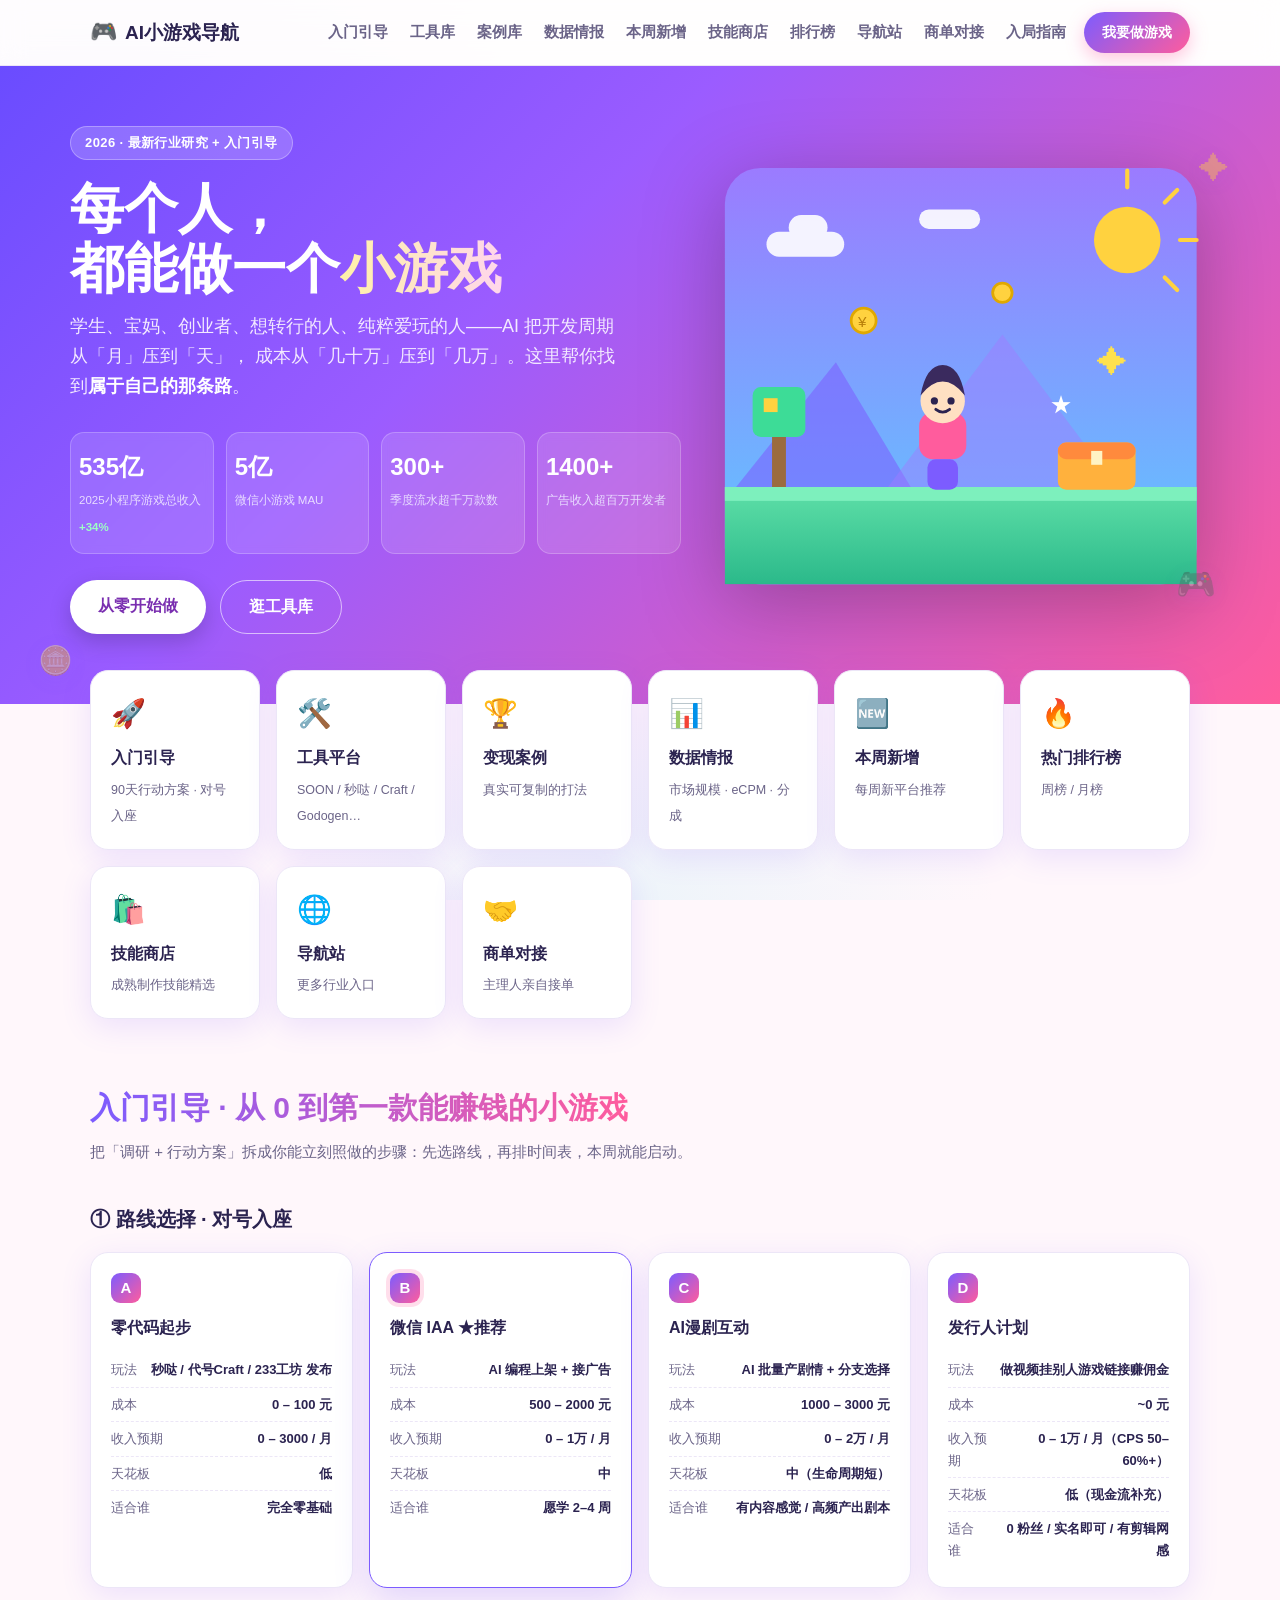
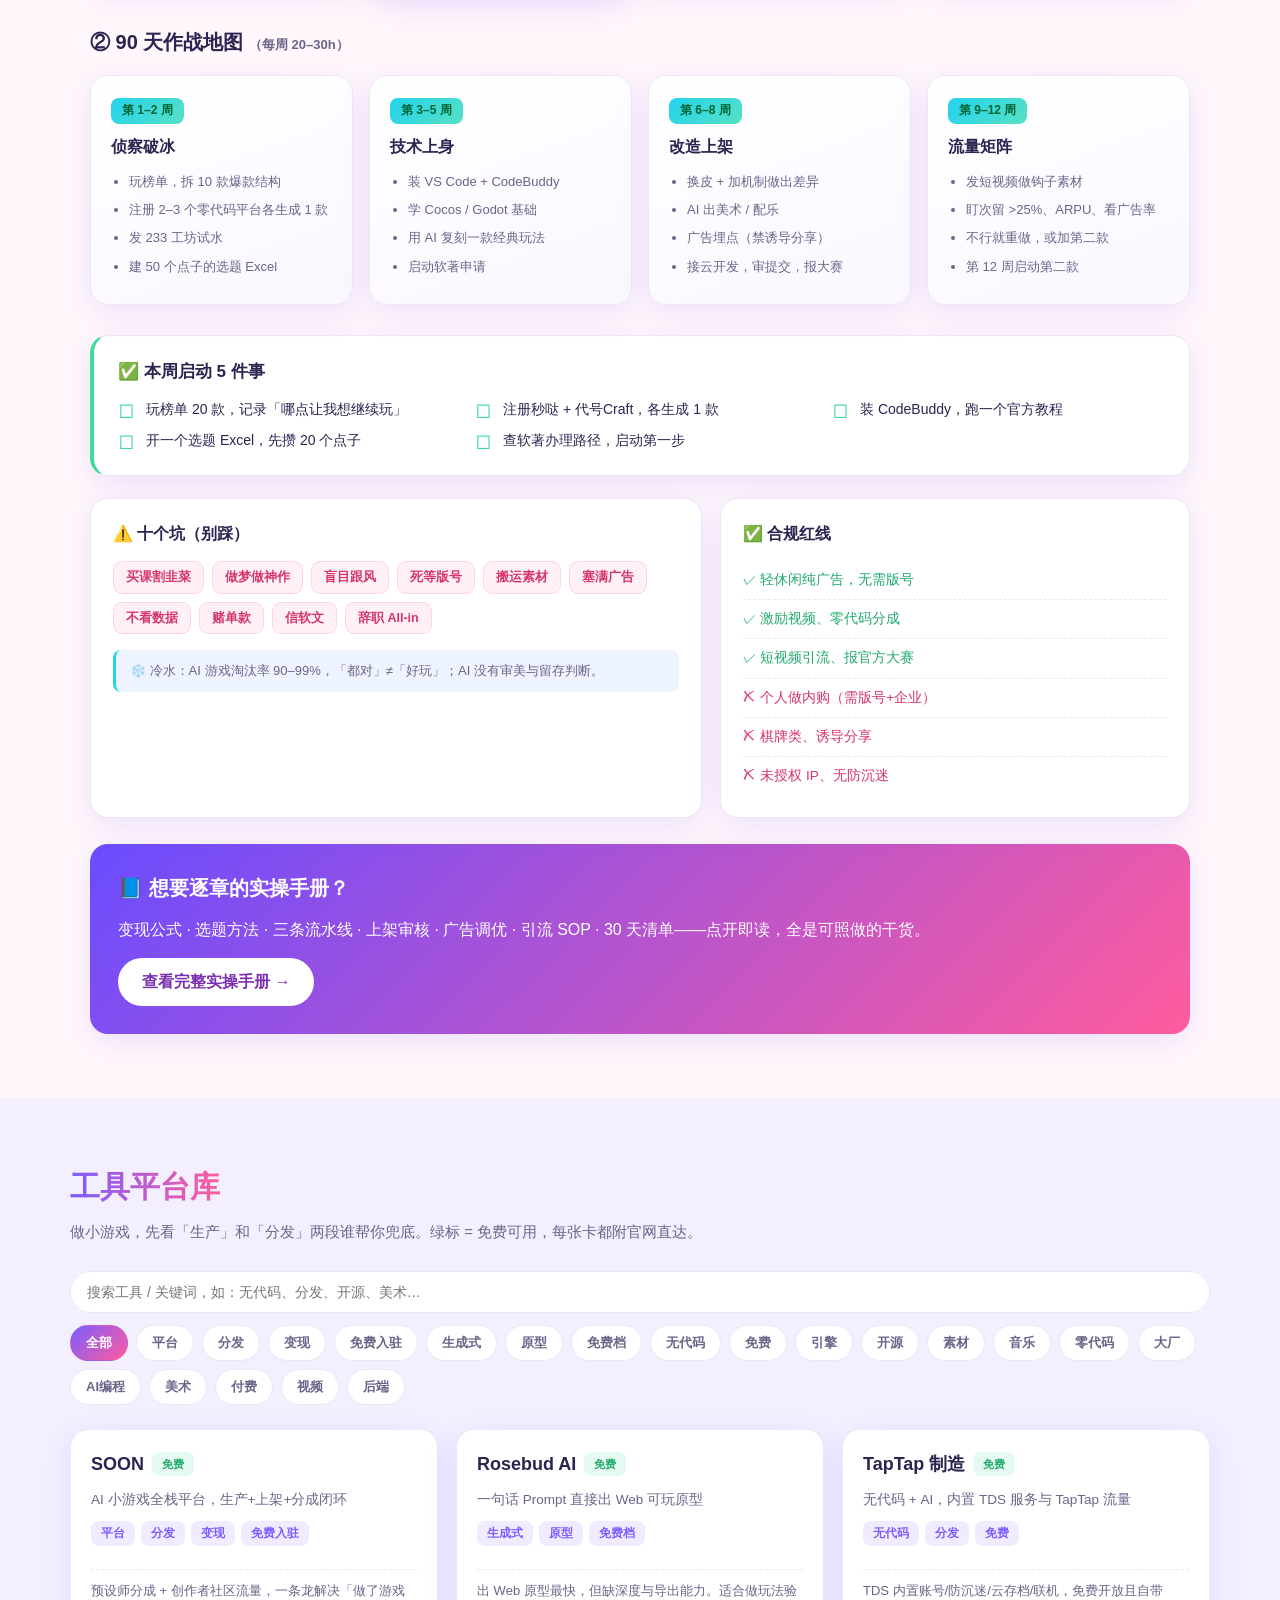
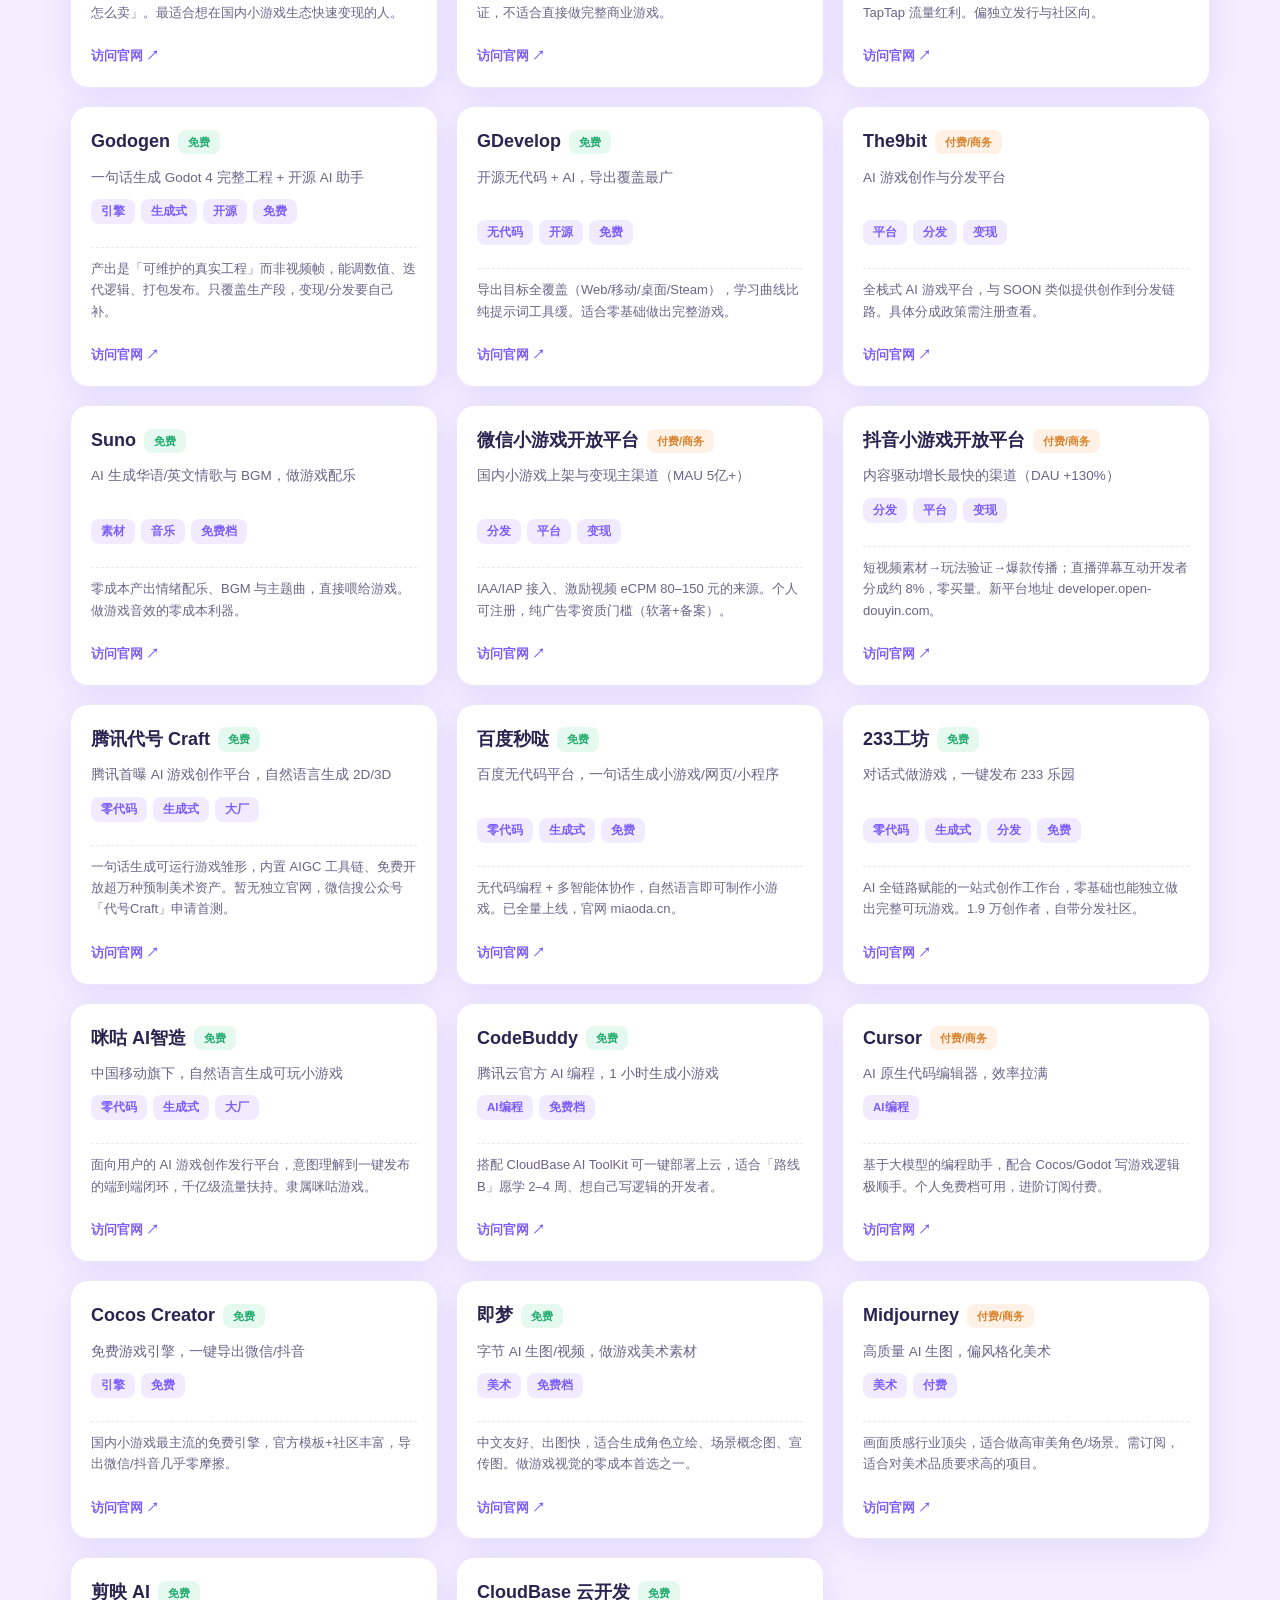
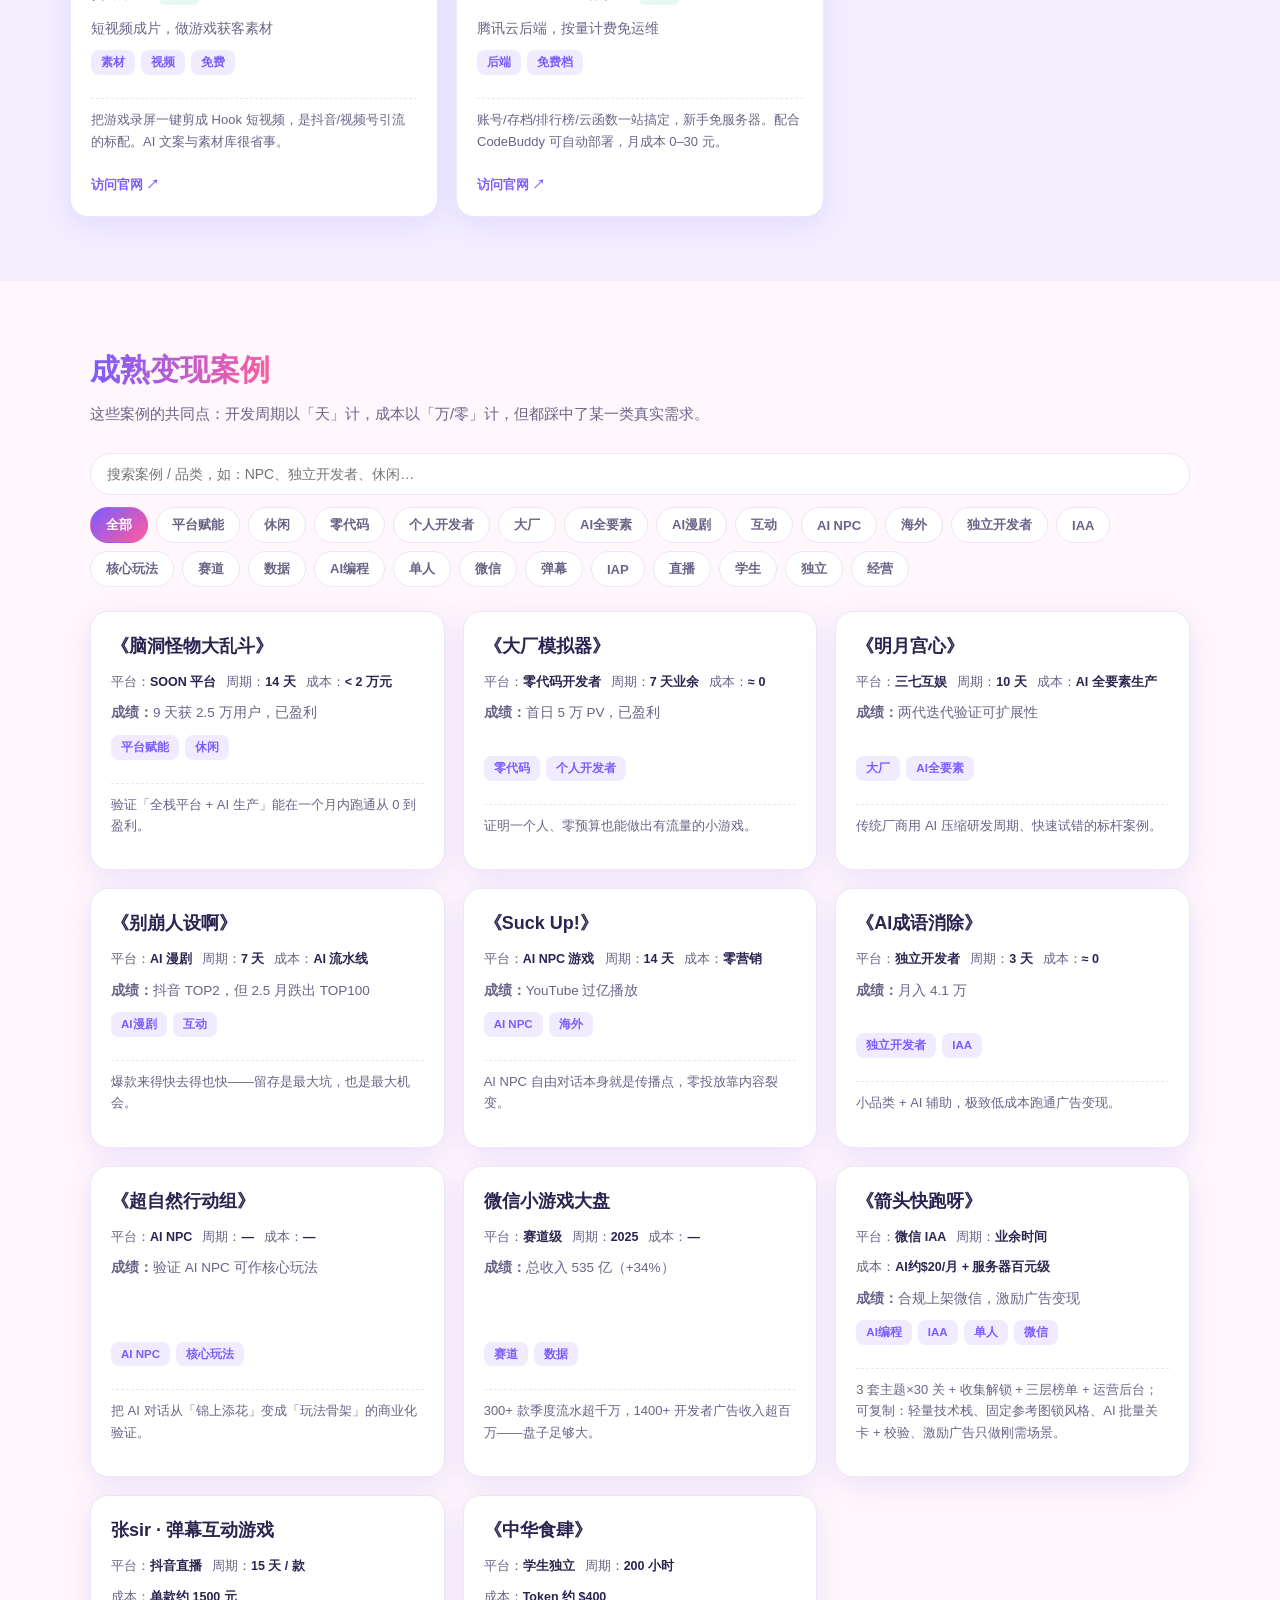
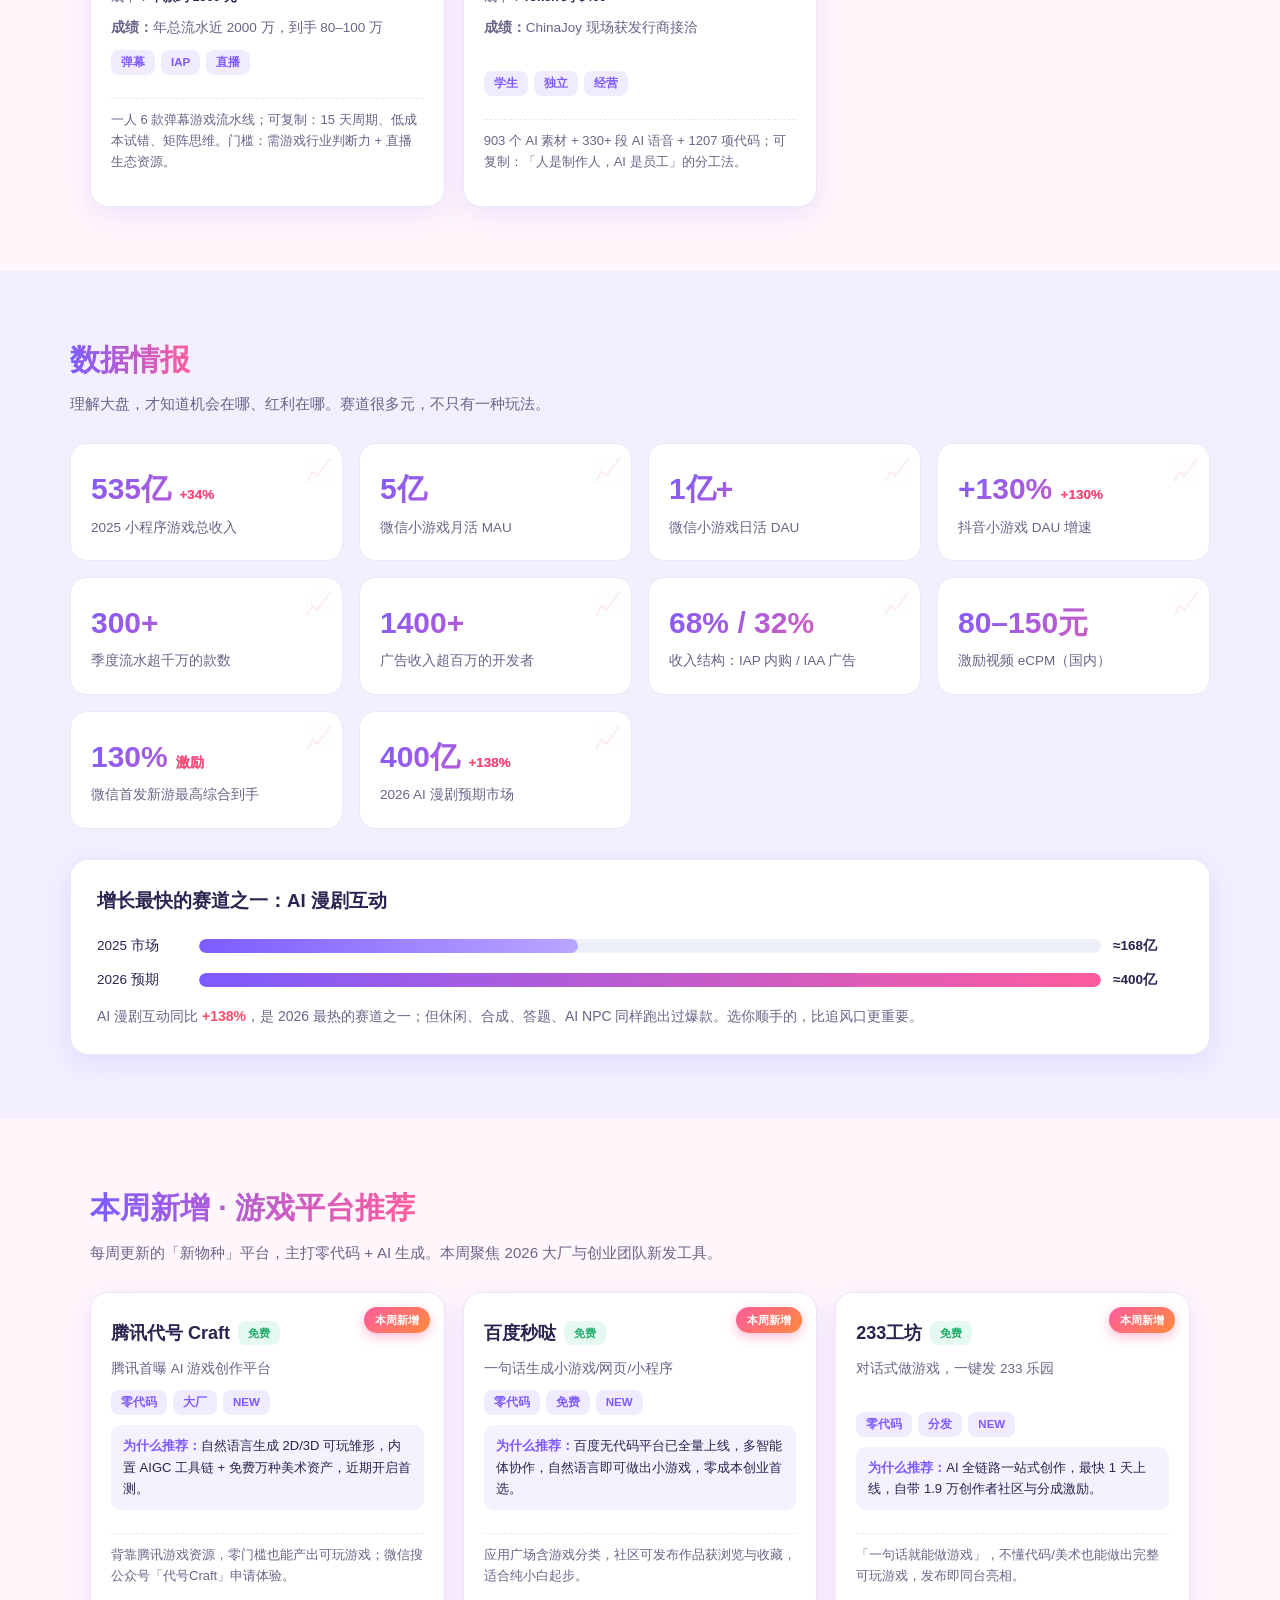
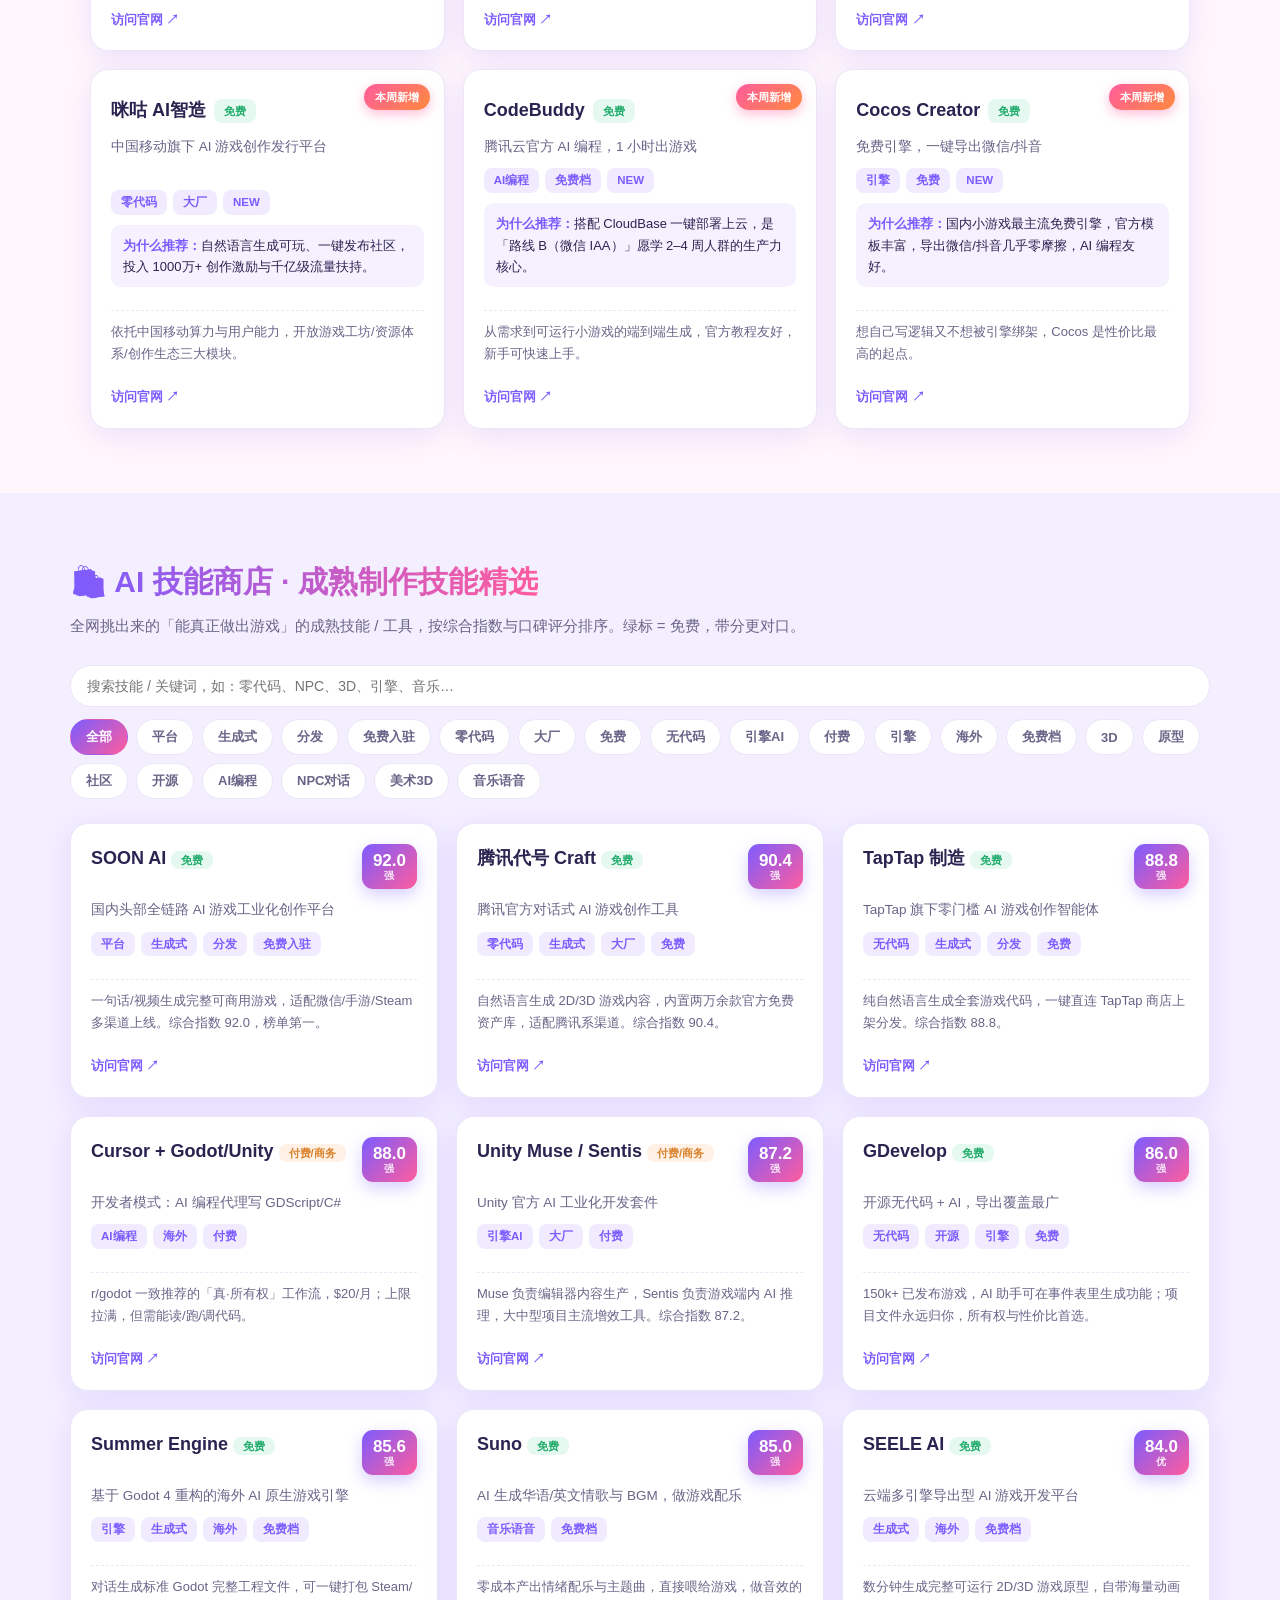
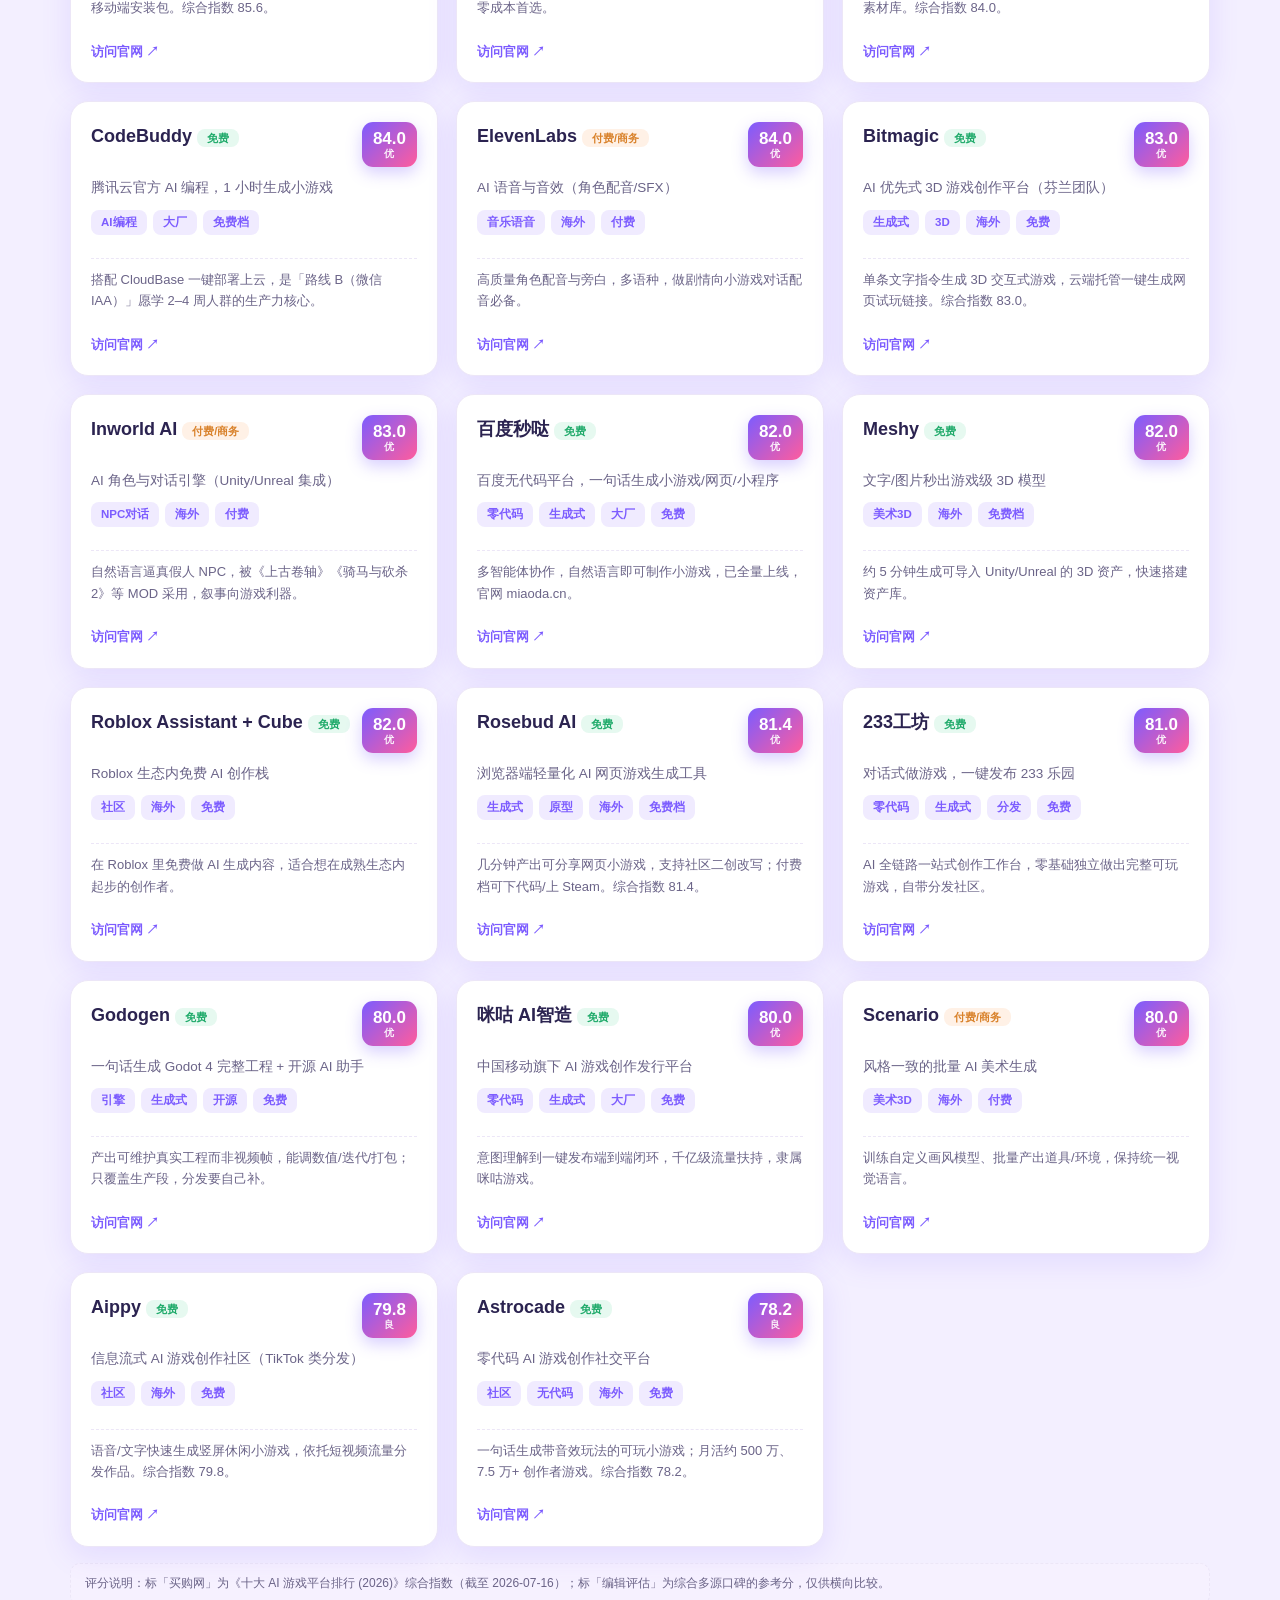
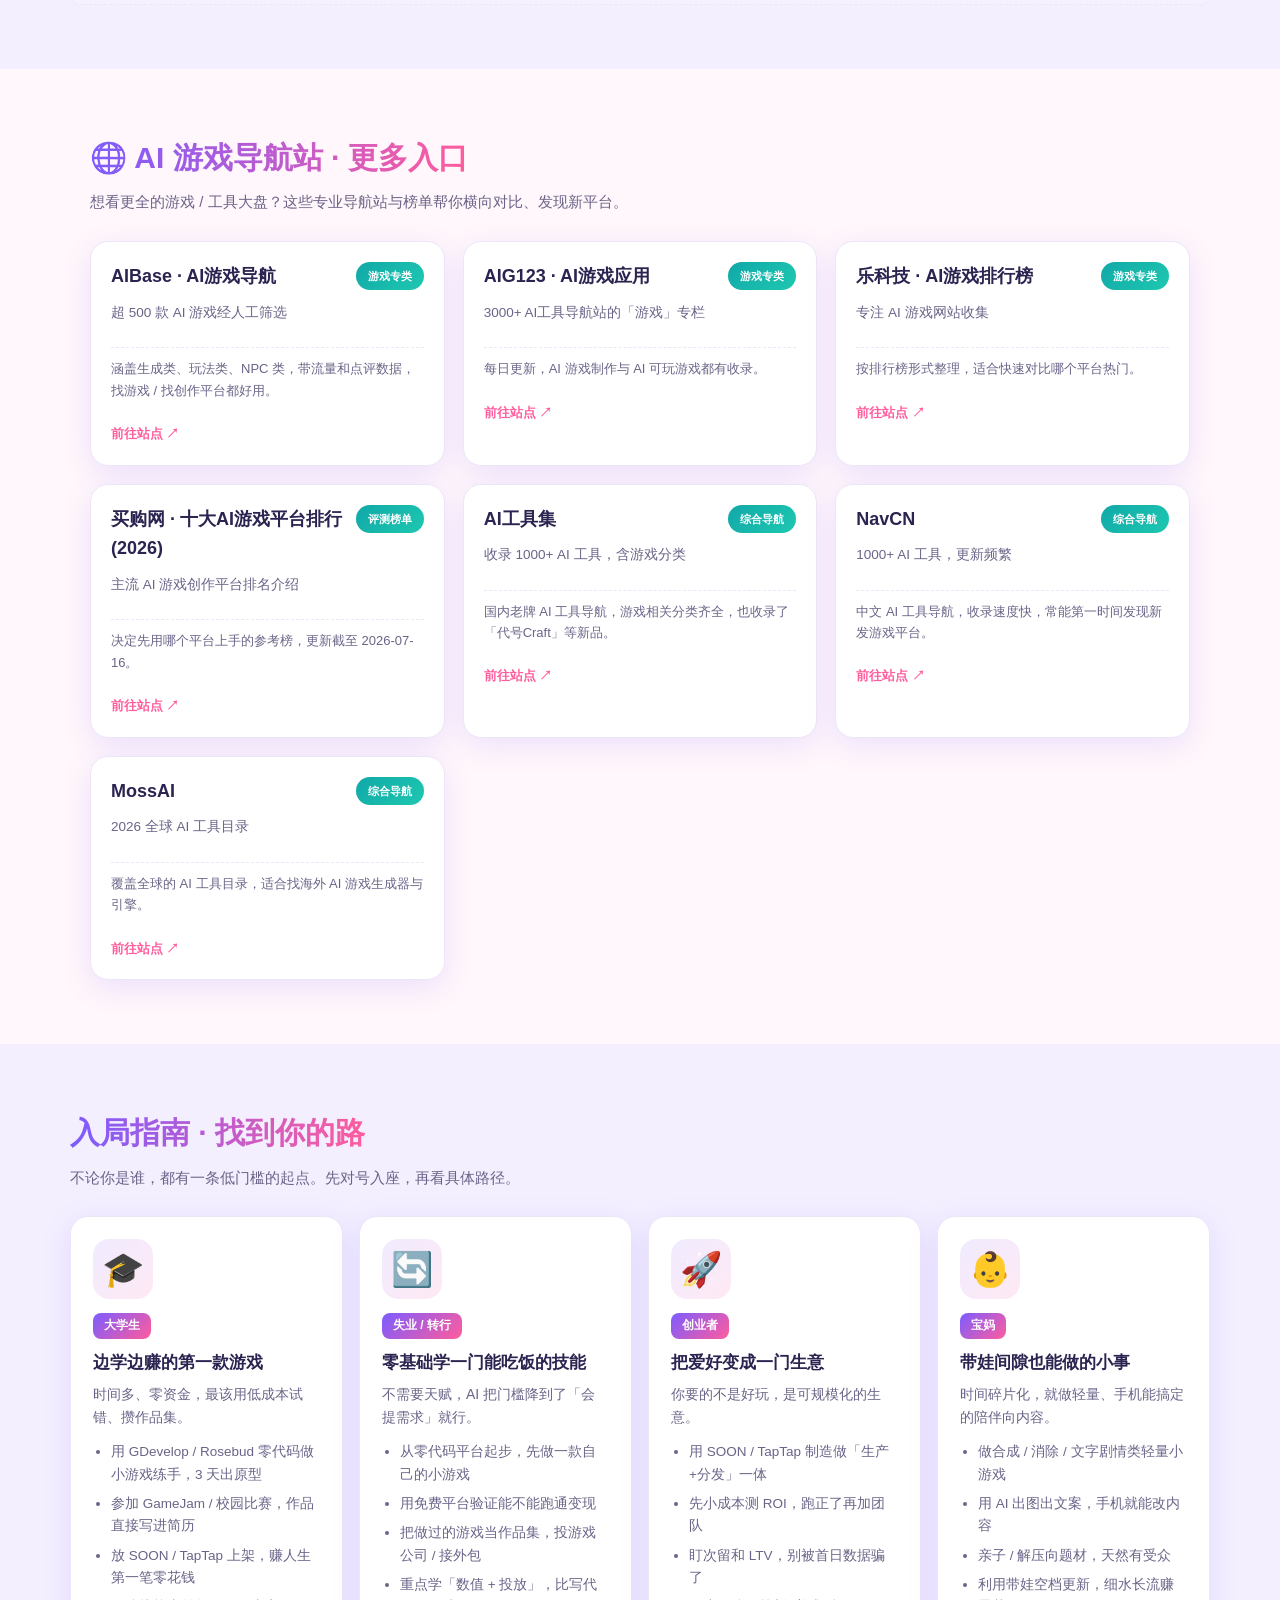
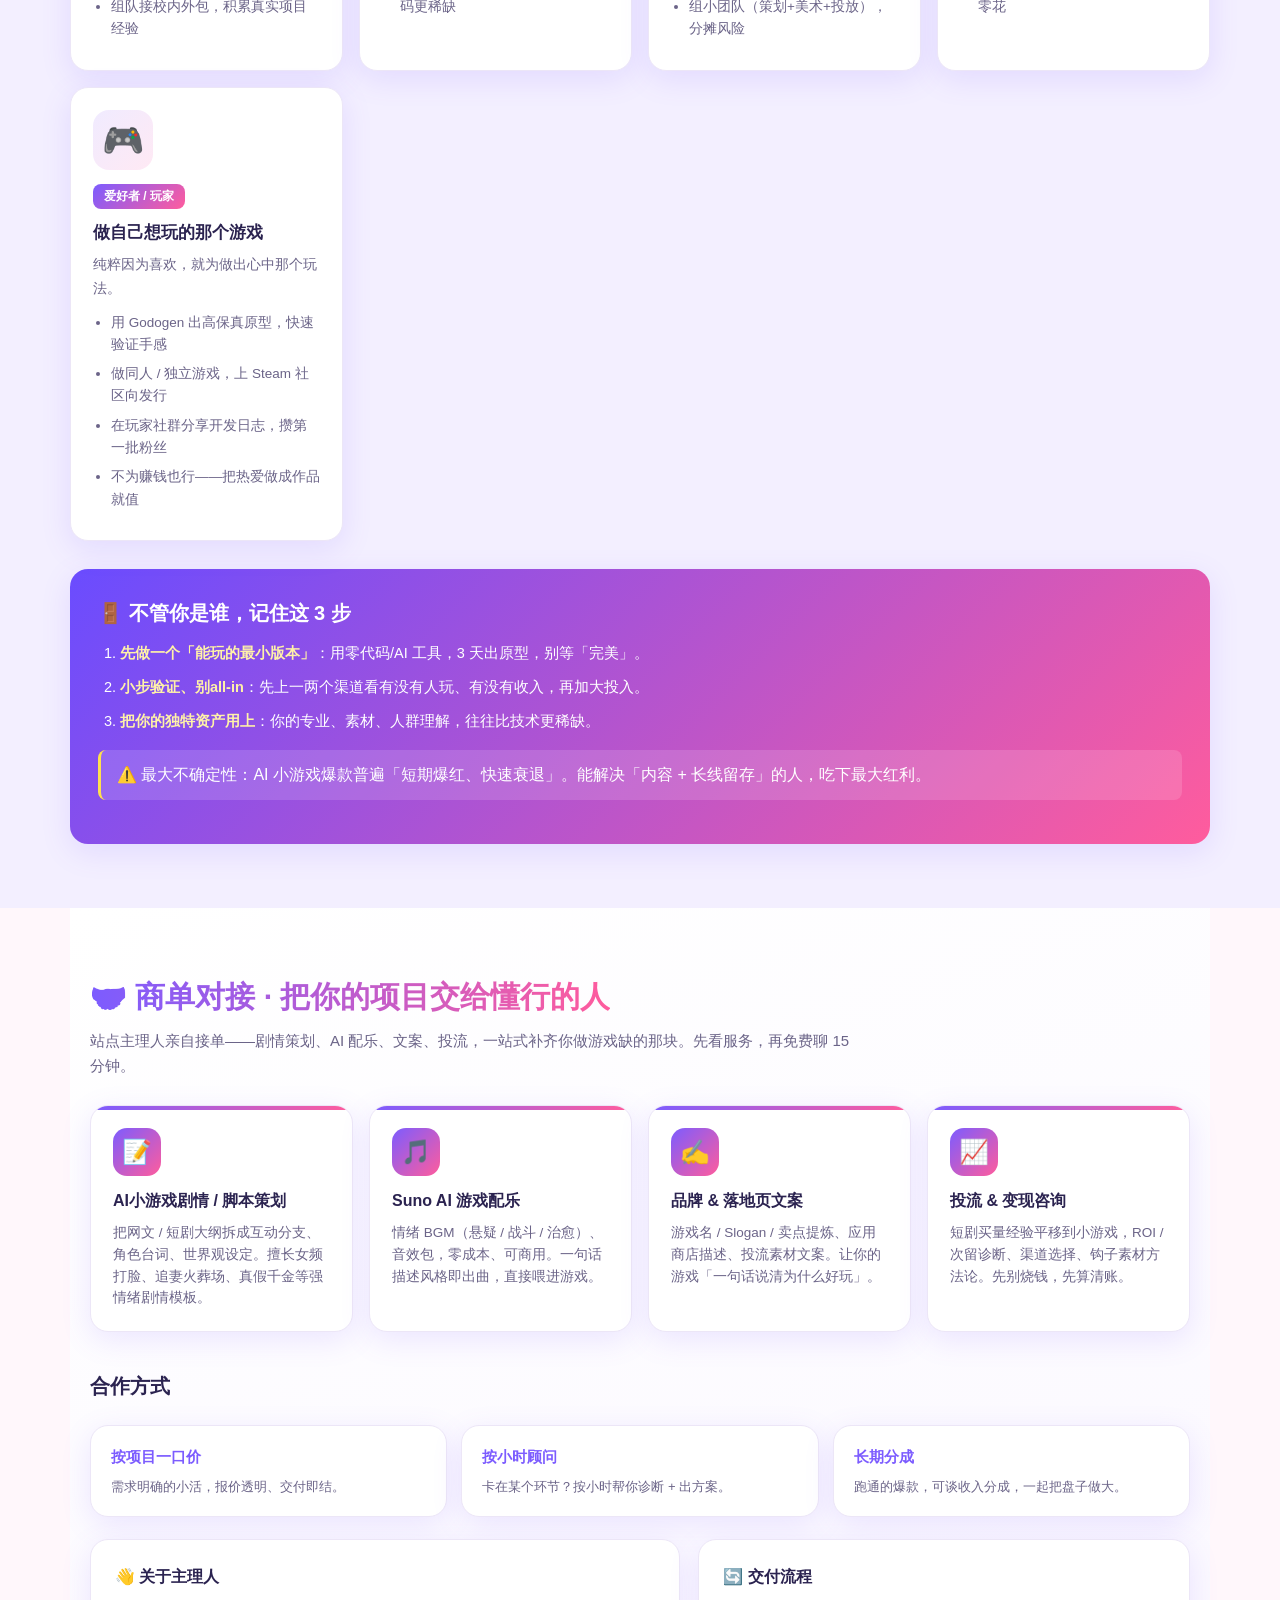
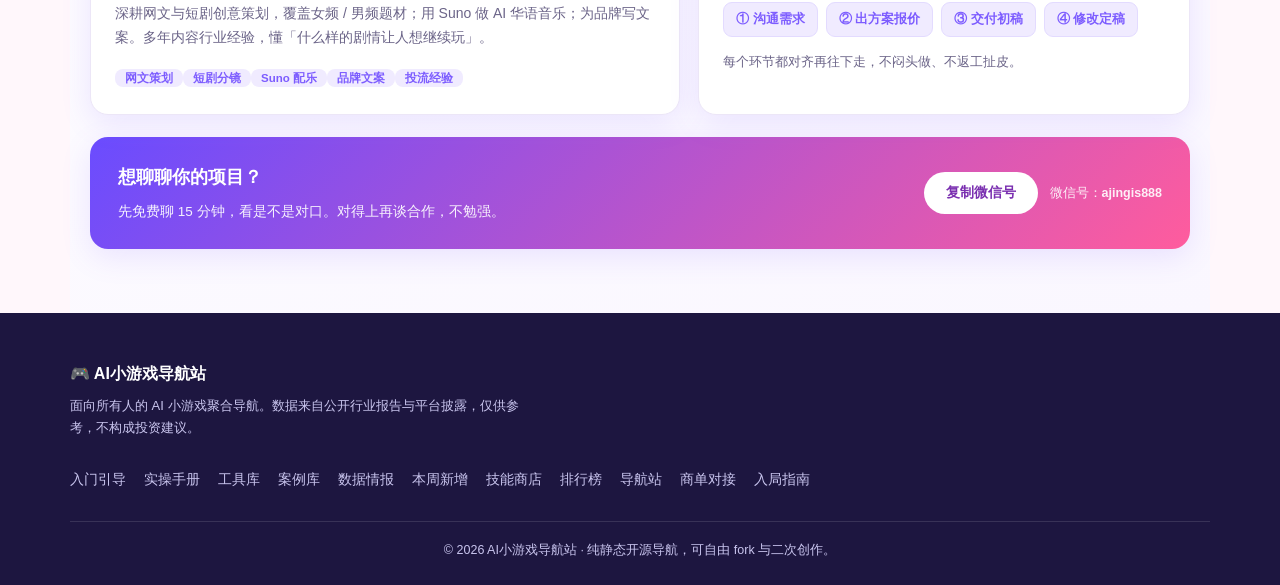
<file: index.html>
<!DOCTYPE html>
<html lang="zh-CN">
<head>
  <meta charset="UTF-8" />
  <meta name="viewport" content="width=device-width, initial-scale=1.0" />
  <title>AI小游戏导航站 · 每个人都能做游戏</title>
  <meta name="description" content="面向所有人（大学生、失业者、创业者、宝妈、爱好者）的 AI 小游戏导航站：入门引导、工具平台、变现案例、市场数据、本周新增推荐与热门排行榜。基于 2026 年 8 月行业研究。" />
  <link rel="stylesheet" href="./styles.css" />
  <link rel="icon" href="data:image/svg+xml,%3Csvg xmlns='http://www.w3.org/2000/svg' viewBox='0 0 100 100'%3E%3Ctext y='.9em' font-size='90'%3E🎮%3C/text%3E%3C/svg%3E" />
  <meta name="theme-color" content="#7C5CFF" />
  <meta property="og:type" content="website" />
  <meta property="og:title" content="AI小游戏导航站 · 每个人都能做游戏" />
  <meta property="og:description" content="面向所有人（大学生、失业者、创业者、宝妈、爱好者）的 AI 小游戏导航：入门引导、工具平台、变现案例、市场数据、技能商店、导航站聚合与热门排行榜。" />
  <meta property="og:locale" content="zh_CN" />
  <meta property="og:site_name" content="AI小游戏导航" />
  <meta property="og:url" content="https://xiao09080.github.io/ai-game-nav/" />
  <link rel="canonical" href="https://xiao09080.github.io/ai-game-nav/" />
  <script type="application/ld+json">
  {
    "@context": "https://schema.org",
    "@graph": [
      {
        "@type": "WebSite",
        "name": "AI小游戏导航",
        "url": "https://xiao09080.github.io/ai-game-nav/",
        "description": "面向所有人（大学生、失业者、创业者、宝妈、爱好者）的 AI 小游戏导航社区：入门引导、工具平台、变现案例、市场数据、本周新增推荐与热门排行榜。",
        "inLanguage": "zh-CN"
      },
      {
        "@type": "ItemList",
        "name": "AI小游戏导航站主要板块",
        "itemListElement": [
          { "@type": "ListItem", "position": 1, "name": "入门引导", "url": "https://xiao09080.github.io/ai-game-nav/#start" },
          { "@type": "ListItem", "position": 2, "name": "工具库（20+ AI游戏制作工具）", "url": "https://xiao09080.github.io/ai-game-nav/#tools" },
          { "@type": "ListItem", "position": 3, "name": "案例库（11个变现案例）", "url": "https://xiao09080.github.io/ai-game-nav/#cases" },
          { "@type": "ListItem", "position": 4, "name": "数据情报", "url": "https://xiao09080.github.io/ai-game-nav/#data" },
          { "@type": "ListItem", "position": 5, "name": "本周新增", "url": "https://xiao09080.github.io/ai-game-nav/#weekly" },
          { "@type": "ListItem", "position": 6, "name": "热门排行榜（应用宝畅销榜TOP20）", "url": "https://xiao09080.github.io/ai-game-nav/ranking.html" },
          { "@type": "ListItem", "position": 7, "name": "技能商店（23个成熟技能）", "url": "https://xiao09080.github.io/ai-game-nav/#skills" },
          { "@type": "ListItem", "position": 8, "name": "导航站聚合（7个）", "url": "https://xiao09080.github.io/ai-game-nav/#navsites" },
          { "@type": "ListItem", "position": 9, "name": "实操手册", "url": "https://xiao09080.github.io/ai-game-nav/manual.html" },
          { "@type": "ListItem", "position": 10, "name": "商单对接", "url": "https://xiao09080.github.io/ai-game-nav/#services" }
        ]
      }
    ]
  }
  </script>
</head>
<body>
  <!-- 漂浮装饰 -->
  <div class="floaty f-star" aria-hidden="true">✦</div>
  <div class="floaty f-coin" aria-hidden="true">🪙</div>
  <div class="floaty f-game" aria-hidden="true">🎮</div>

  <!-- 顶部导航 -->
  <header class="nav" id="top">
    <div class="nav-inner">
      <a class="brand" href="#top">
        <span class="brand-mark">🎮</span>
        <span>AI小游戏导航</span>
      </a>
      <nav class="nav-links">
        <a href="#start">入门引导</a>
        <a href="#tools">工具库</a>
        <a href="#cases">案例库</a>
        <a href="#data">数据情报</a>
        <a href="#weekly">本周新增</a>
        <a href="#skills">技能商店</a>
        <a href="ranking.html">排行榜</a>
        <a href="#navsites">导航站</a>
        <a href="#services">商单对接</a>
        <a href="#guide">入局指南</a>
      </nav>
      <button class="nav-toggle" aria-label="打开菜单" aria-expanded="false">☰</button>
      <a class="nav-cta" href="#start">我要做游戏</a>
    </div>
  </header>

  <!-- Hero -->
  <section class="hero">
    <div class="hero-inner">
      <div class="hero-text">
        <span class="badge-new">2026 · 最新行业研究 + 入门引导</span>
        <h1>每个人，<br />都能做一个<span class="hl">小游戏</span></h1>
        <p class="hero-sub">
          学生、宝妈、创业者、想转行的人、纯粹爱玩的人——AI 把开发周期从「月」压到「天」，
          成本从「几十万」压到「几万」。这里帮你找到<strong>属于自己的那条路</strong>。
        </p>
        <div class="hero-stats">
          <div class="hstat"><b>535亿</b><span>2025小程序游戏总收入 <i class="up">+34%</i></span></div>
          <div class="hstat"><b>5亿</b><span>微信小游戏 MAU</span></div>
          <div class="hstat"><b>300+</b><span>季度流水超千万款数</span></div>
          <div class="hstat"><b>1400+</b><span>广告收入超百万开发者</span></div>
        </div>
        <div class="hero-actions">
          <a class="btn-primary" href="#start">从零开始做</a>
          <a class="btn-ghost" href="#tools">逛工具库</a>
        </div>
      </div>

      <!-- 像素小游戏世界插画 -->
      <div class="hero-art" aria-hidden="true">
        <svg viewBox="0 0 360 320" width="100%" height="100%">
          <defs>
            <linearGradient id="sky" x1="0" y1="0" x2="0" y2="1">
              <stop offset="0" stop-color="#9b7bff"/>
              <stop offset="1" stop-color="#5ec8ff"/>
            </linearGradient>
            <linearGradient id="grass" x1="0" y1="0" x2="0" y2="1">
              <stop offset="0" stop-color="#5fe0a8"/>
              <stop offset="1" stop-color="#2bb98a"/>
            </linearGradient>
          </defs>
          <rect x="10" y="10" width="340" height="300" rx="26" fill="url(#sky)"/>
          <circle cx="300" cy="62" r="24" fill="#ffd23f"/>
          <g stroke="#ffd23f" stroke-width="3" stroke-linecap="round">
            <line x1="300" y1="24" x2="300" y2="12"/><line x1="338" y1="62" x2="350" y2="62"/>
            <line x1="327" y1="35" x2="336" y2="26"/><line x1="327" y1="89" x2="336" y2="98"/>
          </g>
          <g fill="#ffffff" opacity=".9">
            <rect x="40" y="56" width="56" height="18" rx="9"/>
            <rect x="56" y="44" width="28" height="18" rx="9"/>
            <rect x="150" y="40" width="44" height="14" rx="7"/>
          </g>
          <path d="M10 250 L90 150 L150 250 Z" fill="#7c5cff" opacity=".55"/>
          <path d="M120 250 L210 130 L300 250 Z" fill="#a07bff" opacity=".45"/>
          <rect x="10" y="240" width="340" height="70" rx="0" fill="url(#grass)"/>
          <rect x="10" y="240" width="340" height="10" fill="#7df0bd"/>
          <rect x="44" y="200" width="10" height="40" fill="#9b6b3f"/>
          <rect x="30" y="168" width="38" height="36" rx="6" fill="#3ddc97"/>
          <rect x="38" y="176" width="10" height="10" fill="#ffd23f"/>
          <rect x="250" y="208" width="56" height="34" rx="6" fill="#ffb13d"/>
          <rect x="250" y="208" width="56" height="12" rx="6" fill="#ff8a3d"/>
          <rect x="274" y="214" width="8" height="10" fill="#fff3c4"/>
          <text x="278" y="158" font-size="22" fill="#ffe14d">✦</text>
          <text x="244" y="186" font-size="16" fill="#fff">★</text>
          <g>
            <rect x="150" y="186" width="34" height="34" rx="10" fill="#ff5c9d"/>
            <circle cx="167" cy="178" r="16" fill="#ffe0c2"/>
            <path d="M151 174 q16 -20 32 0 q-4 -22 -16 -22 q-12 0 -16 22Z" fill="#3a2a5e"/>
            <circle cx="161" cy="178" r="2.6" fill="#2b2350"/>
            <circle cx="173" cy="178" r="2.6" fill="#2b2350"/>
            <path d="M162 184 q5 4 10 0" stroke="#2b2350" stroke-width="2" fill="none" stroke-linecap="round"/>
            <rect x="156" y="220" width="22" height="22" rx="6" fill="#7c5cff"/>
          </g>
          <circle cx="110" cy="120" r="9" fill="#ffd23f" stroke="#e0a800" stroke-width="2"/>
          <text x="106" y="125" font-size="11" fill="#b9800a">¥</text>
          <circle cx="210" cy="100" r="7" fill="#ffd23f" stroke="#e0a800" stroke-width="2"/>
        </svg>
      </div>
    </div>
  </section>

  <!-- 分类快捷入口 -->
  <section class="cat-strip">
    <a class="cat-card" href="#start">
      <span class="cat-ico">🚀</span>
      <b>入门引导</b>
      <small>90天行动方案 · 对号入座</small>
    </a>
    <a class="cat-card" href="#tools">
      <span class="cat-ico">🛠️</span>
      <b>工具平台</b>
      <small>SOON / 秒哒 / Craft / Godogen…</small>
    </a>
    <a class="cat-card" href="#cases">
      <span class="cat-ico">🏆</span>
      <b>变现案例</b>
      <small>真实可复制的打法</small>
    </a>
    <a class="cat-card" href="#data">
      <span class="cat-ico">📊</span>
      <b>数据情报</b>
      <small>市场规模 · eCPM · 分成</small>
    </a>
    <a class="cat-card" href="#weekly">
      <span class="cat-ico">🆕</span>
      <b>本周新增</b>
      <small>每周新平台推荐</small>
    </a>
    <a class="cat-card" href="ranking.html">
      <span class="cat-ico">🔥</span>
      <b>热门排行榜</b>
      <small>周榜 / 月榜</small>
    </a>
    <a class="cat-card" href="#skills">
      <span class="cat-ico">🛍️</span>
      <b>技能商店</b>
      <small>成熟制作技能精选</small>
    </a>
    <a class="cat-card" href="#navsites">
      <span class="cat-ico">🌐</span>
      <b>导航站</b>
      <small>更多行业入口</small>
    </a>
    <a class="cat-card" href="#services">
      <span class="cat-ico">🤝</span>
      <b>商单对接</b>
      <small>主理人亲自接单</small>
    </a>
  </section>

  <!-- 入门引导 -->
  <section class="section" id="start">
    <div class="sec-head">
      <h2>入门引导 · 从 0 到第一款能赚钱的小游戏</h2>
      <p>把「调研 + 行动方案」拆成你能立刻照做的步骤：先选路线，再排时间表，本周就能启动。</p>
    </div>

    <!-- 路线选择 -->
    <h3 class="block-title">① 路线选择 · 对号入座</h3>
    <div class="routes">
      <div class="route">
        <span class="route-badge">A</span>
        <h4>零代码起步</h4>
        <div class="route-row"><span>玩法</span><b>秒哒 / 代号Craft / 233工坊 发布</b></div>
        <div class="route-row"><span>成本</span><b>0 – 100 元</b></div>
        <div class="route-row"><span>收入预期</span><b>0 – 3000 / 月</b></div>
        <div class="route-row"><span>天花板</span><b>低</b></div>
        <div class="route-row"><span>适合谁</span><b>完全零基础</b></div>
      </div>
      <div class="route route-hl">
        <span class="route-badge">B</span>
        <h4>微信 IAA ★推荐</h4>
        <div class="route-row"><span>玩法</span><b>AI 编程上架 + 接广告</b></div>
        <div class="route-row"><span>成本</span><b>500 – 2000 元</b></div>
        <div class="route-row"><span>收入预期</span><b>0 – 1万 / 月</b></div>
        <div class="route-row"><span>天花板</span><b>中</b></div>
        <div class="route-row"><span>适合谁</span><b>愿学 2–4 周</b></div>
      </div>
      <div class="route">
        <span class="route-badge">C</span>
        <h4>AI漫剧互动</h4>
        <div class="route-row"><span>玩法</span><b>AI 批量产剧情 + 分支选择</b></div>
        <div class="route-row"><span>成本</span><b>1000 – 3000 元</b></div>
        <div class="route-row"><span>收入预期</span><b>0 – 2万 / 月</b></div>
        <div class="route-row"><span>天花板</span><b>中（生命周期短）</b></div>
        <div class="route-row"><span>适合谁</span><b>有内容感觉 / 高频产出剧本</b></div>
      </div>
      <div class="route">
        <span class="route-badge">D</span>
        <h4>发行人计划</h4>
        <div class="route-row"><span>玩法</span><b>做视频挂别人游戏链接赚佣金</b></div>
        <div class="route-row"><span>成本</span><b>~0 元</b></div>
        <div class="route-row"><span>收入预期</span><b>0 – 1万 / 月（CPS 50–60%+）</b></div>
        <div class="route-row"><span>天花板</span><b>低（现金流补充）</b></div>
        <div class="route-row"><span>适合谁</span><b>0 粉丝 / 实名即可 / 有剪辑网感</b></div>
      </div>
    </div>

    <!-- 90天作战地图 -->
    <h3 class="block-title">② 90 天作战地图 <small>（每周 20–30h）</small></h3>
    <div class="phases">
      <div class="phase">
        <span class="phase-week">第 1–2 周</span>
        <h4>侦察破冰</h4>
        <ul>
          <li>玩榜单，拆 10 款爆款结构</li>
          <li>注册 2–3 个零代码平台各生成 1 款</li>
          <li>发 233 工坊试水</li>
          <li>建 50 个点子的选题 Excel</li>
        </ul>
      </div>
      <div class="phase">
        <span class="phase-week">第 3–5 周</span>
        <h4>技术上身</h4>
        <ul>
          <li>装 VS Code + CodeBuddy</li>
          <li>学 Cocos / Godot 基础</li>
          <li>用 AI 复刻一款经典玩法</li>
          <li>启动软著申请</li>
        </ul>
      </div>
      <div class="phase">
        <span class="phase-week">第 6–8 周</span>
        <h4>改造上架</h4>
        <ul>
          <li>换皮 + 加机制做出差异</li>
          <li>AI 出美术 / 配乐</li>
          <li>广告埋点（禁诱导分享）</li>
          <li>接云开发，审提交，报大赛</li>
        </ul>
      </div>
      <div class="phase">
        <span class="phase-week">第 9–12 周</span>
        <h4>流量矩阵</h4>
        <ul>
          <li>发短视频做钩子素材</li>
          <li>盯次留 &gt;25%、ARPU、看广告率</li>
          <li>不行就重做，或加第二款</li>
          <li>第 12 周启动第二款</li>
        </ul>
      </div>
    </div>

    <!-- 本周启动5件事 -->
    <div class="starter">
      <h4>✅ 本周启动 5 件事</h4>
      <ul class="check">
        <li>玩榜单 20 款，记录「哪点让我想继续玩」</li>
        <li>注册秒哒 + 代号Craft，各生成 1 款</li>
        <li>装 CodeBuddy，跑一个官方教程</li>
        <li>开一个选题 Excel，先攒 20 个点子</li>
        <li>查软著办理路径，启动第一步</li>
      </ul>
    </div>

    <!-- 避坑 & 合规 -->
    <div class="pitfalls">
      <div class="pit-col">
        <h4>⚠️ 十个坑（别踩）</h4>
        <div class="pit-grid">
          <span class="pit">买课割韭菜</span><span class="pit">做梦做神作</span>
          <span class="pit">盲目跟风</span><span class="pit">死等版号</span>
          <span class="pit">搬运素材</span><span class="pit">塞满广告</span>
          <span class="pit">不看数据</span><span class="pit">赌单款</span>
          <span class="pit">信软文</span><span class="pit">辞职 All-in</span>
        </div>
        <p class="cold">❄️ 冷水：AI 游戏淘汰率 90–99%，「都对」≠「好玩」；AI 没有审美与留存判断。</p>
      </div>
      <div class="pit-col">
        <h4>✅ 合规红线</h4>
        <ul class="comp">
          <li class="ok">✓ 轻休闲纯广告，无需版号</li>
          <li class="ok">✓ 激励视频、零代码分成</li>
          <li class="ok">✓ 短视频引流、报官方大赛</li>
          <li class="no">✗ 个人做内购（需版号+企业）</li>
          <li class="no">✗ 棋牌类、诱导分享</li>
          <li class="no">✗ 未授权 IP、无防沉迷</li>
        </ul>
      </div>
    </div>
    <div class="guide-callout" style="margin-top:26px;">
      <h3>📘 想要逐章的实操手册？</h3>
      <p style="margin:6px 0 0;color:#fff;">变现公式 · 选题方法 · 三条流水线 · 上架审核 · 广告调优 · 引流 SOP · 30 天清单——点开即读，全是可照做的干货。</p>
      <p style="margin:14px 0 0;"><a href="manual.html" style="background:#fff;color:#7a2fb0;padding:11px 24px;border-radius:999px;font-weight:800;display:inline-block;">查看完整实操手册 →</a></p>
    </div>
  </section>

  <!-- 工具库 -->
  <section class="section alt" id="tools">
    <div class="sec-head">
      <h2>工具平台库</h2>
      <p>做小游戏，先看「生产」和「分发」两段谁帮你兜底。绿标 = 免费可用，每张卡都附官网直达。</p>
    </div>
    <div class="filter-bar">
      <input id="tool-search" type="search" placeholder="搜索工具 / 关键词，如：无代码、分发、开源、美术…" />
      <div class="chips" id="tool-chips"></div>
    </div>
    <div class="grid" id="tools-grid"></div>
    <p class="empty-tip" id="tools-empty" hidden>没有匹配的工具，换个关键词试试。</p>
  </section>

  <!-- 案例库 -->
  <section class="section" id="cases">
    <div class="sec-head">
      <h2>成熟变现案例</h2>
      <p>这些案例的共同点：开发周期以「天」计，成本以「万/零」计，但都踩中了某一类真实需求。</p>
    </div>
    <div class="filter-bar">
      <input id="case-search" type="search" placeholder="搜索案例 / 品类，如：NPC、独立开发者、休闲…" />
      <div class="chips" id="case-chips"></div>
    </div>
    <div class="grid" id="cases-grid"></div>
    <p class="empty-tip" id="cases-empty" hidden>没有匹配的案例。</p>
  </section>

  <!-- 数据情报 -->
  <section class="section alt" id="data">
    <div class="sec-head">
      <h2>数据情报</h2>
      <p>理解大盘，才知道机会在哪、红利在哪。赛道很多元，不只有一种玩法。</p>
    </div>
    <div class="data-grid" id="data-grid"></div>
    <div class="trend-card">
      <h3>增长最快的赛道之一：AI 漫剧互动</h3>
      <div class="trend-row"><span>2025 市场</span><div class="bar"><i style="width:42%"></i></div><b>≈168亿</b></div>
      <div class="trend-row"><span>2026 预期</span><div class="bar"><i style="width:100%;background:linear-gradient(90deg,#7c5cff,#ff5c9d)"></i></div><b>≈400亿</b></div>
      <p class="trend-note">AI 漫剧互动同比 <b class="up">+138%</b>，是 2026 最热的赛道之一；但休闲、合成、答题、AI NPC 同样跑出过爆款。选你顺手的，比追风口更重要。</p>
    </div>
  </section>

  <!-- 本周新增 -->
  <section class="section" id="weekly">
    <div class="sec-head">
      <h2>本周新增 · 游戏平台推荐</h2>
      <p>每周更新的「新物种」平台，主打零代码 + AI 生成。本周聚焦 2026 大厂与创业团队新发工具。</p>
    </div>
    <div class="grid" id="weekly-grid"></div>
  </section>

  <!-- AI 技能商店 -->
  <section class="section alt" id="skills">
    <div class="sec-head">
      <h2>🛍️ AI 技能商店 · 成熟制作技能精选</h2>
      <p>全网挑出来的「能真正做出游戏」的成熟技能 / 工具，按综合指数与口碑评分排序。绿标 = 免费，带分更对口。</p>
    </div>
    <div class="filter-bar">
      <input id="skills-search" type="search" placeholder="搜索技能 / 关键词，如：零代码、NPC、3D、引擎、音乐…" />
      <div class="chips" id="skills-chips"></div>
    </div>
    <div class="grid" id="skills-grid"></div>
    <p class="empty-tip" id="skills-empty" hidden>没有匹配的技能，换个关键词试试。</p>
    <p class="src-note">评分说明：标「买购网」为《十大 AI 游戏平台排行 (2026)》综合指数（截至 2026-07-16）；标「编辑评估」为综合多源口碑的参考分，仅供横向比较。</p>
  </section>

  <!-- AI 游戏导航站聚合 -->
  <section class="section" id="navsites">
    <div class="sec-head">
      <h2>🌐 AI 游戏导航站 · 更多入口</h2>
      <p>想看更全的游戏 / 工具大盘？这些专业导航站与榜单帮你横向对比、发现新平台。</p>
    </div>
    <div class="grid" id="navsites-grid"></div>
  </section>

  <!-- 入局指南 -->
  <section class="section alt" id="guide">
    <div class="sec-head">
      <h2>入局指南 · 找到你的路</h2>
      <p>不论你是谁，都有一条低门槛的起点。先对号入座，再看具体路径。</p>
    </div>
    <div class="guide-grid" id="guide-grid"></div>
    <div class="guide-callout">
      <h3>🚪 不管你是谁，记住这 3 步</h3>
      <ol>
        <li><b>先做一个「能玩的最小版本」</b>：用零代码/AI 工具，3 天出原型，别等「完美」。</li>
        <li><b>小步验证、别all-in</b>：先上一两个渠道看有没有人玩、有没有收入，再加大投入。</li>
        <li><b>把你的独特资产用上</b>：你的专业、素材、人群理解，往往比技术更稀缺。</li>
      </ol>
      <p class="warn">⚠️ 最大不确定性：AI 小游戏爆款普遍「短期爆红、快速衰退」。能解决「内容 + 长线留存」的人，吃下最大红利。</p>
    </div>
  </section>

  <!-- 商单对接 -->
  <section class="section" id="services">
    <div class="sec-head">
      <h2>🤝 商单对接 · 把你的项目交给懂行的人</h2>
      <p>站点主理人亲自接单——剧情策划、AI 配乐、文案、投流，一站式补齐你做游戏缺的那块。先看服务，再免费聊 15 分钟。</p>
    </div>

    <div class="svc-grid">
      <div class="svc-card">
        <div class="svc-ico">📝</div>
        <h3>AI小游戏剧情 / 脚本策划</h3>
        <p>把网文 / 短剧大纲拆成互动分支、角色台词、世界观设定。擅长女频打脸、追妻火葬场、真假千金等强情绪剧情模板。</p>
      </div>
      <div class="svc-card">
        <div class="svc-ico">🎵</div>
        <h3>Suno AI 游戏配乐</h3>
        <p>情绪 BGM（悬疑 / 战斗 / 治愈）、音效包，零成本、可商用。一句话描述风格即出曲，直接喂进游戏。</p>
      </div>
      <div class="svc-card">
        <div class="svc-ico">✍️</div>
        <h3>品牌 & 落地页文案</h3>
        <p>游戏名 / Slogan / 卖点提炼、应用商店描述、投流素材文案。让你的游戏「一句话说清为什么好玩」。</p>
      </div>
      <div class="svc-card">
        <div class="svc-ico">📈</div>
        <h3>投流 & 变现咨询</h3>
        <p>短剧买量经验平移到小游戏，ROI / 次留诊断、渠道选择、钩子素材方法论。先别烧钱，先算清账。</p>
      </div>
    </div>

    <h3 class="block-title">合作方式</h3>
    <div class="coop">
      <div class="coop-item"><b>按项目一口价</b><p>需求明确的小活，报价透明、交付即结。</p></div>
      <div class="coop-item"><b>按小时顾问</b><p>卡在某个环节？按小时帮你诊断 + 出方案。</p></div>
      <div class="coop-item"><b>长期分成</b><p>跑通的爆款，可谈收入分成，一起把盘子做大。</p></div>
    </div>

    <div class="trust">
      <div class="trust-card">
        <h4>👋 关于主理人</h4>
        <p style="font-size:14px;color:var(--ink-soft);line-height:1.7;margin:0 0 14px;">深耕网文与短剧创意策划，覆盖女频 / 男频题材；用 Suno 做 AI 华语音乐；为品牌写文案。多年内容行业经验，懂「什么样的剧情让人想继续玩」。</p>
        <div class="tags" style="margin:0;">
          <span class="tag">网文策划</span><span class="tag">短剧分镜</span><span class="tag">Suno 配乐</span><span class="tag">品牌文案</span><span class="tag">投流经验</span>
        </div>
      </div>
      <div class="trust-card">
        <h4>🔄 交付流程</h4>
        <div class="flow">
          <span>① 沟通需求</span><span>② 出方案报价</span><span>③ 交付初稿</span><span>④ 修改定稿</span>
        </div>
        <p style="font-size:13px;color:var(--ink-soft);margin:14px 0 0;">每个环节都对齐再往下走，不闷头做、不返工扯皮。</p>
      </div>
    </div>

    <div class="contact">
      <div class="c-text">
        <h3>想聊聊你的项目？</h3>
        <p>先免费聊 15 分钟，看是不是对口。对得上再谈合作，不勉强。</p>
      </div>
      <div class="c-actions">
        <button class="btn-wechat" onclick="copyWx()">复制微信号</button>
        <span class="wx-hint">微信号：<b id="wxid">ajingis888</b></span>
      </div>
    </div>
  </section>

  <!-- 页脚 -->
  <footer class="footer">
    <div class="footer-inner">
      <div>
        <b>🎮 AI小游戏导航站</b>
        <p>面向所有人的 AI 小游戏聚合导航。数据来自公开行业报告与平台披露，仅供参考，不构成投资建议。</p>
      </div>
      <div class="footer-links">
        <a href="#start">入门引导</a>
        <a href="manual.html">实操手册</a>
        <a href="#tools">工具库</a>
        <a href="#cases">案例库</a>
        <a href="#data">数据情报</a>
        <a href="#weekly">本周新增</a>
        <a href="#skills">技能商店</a>
        <a href="ranking.html">排行榜</a>
        <a href="#navsites">导航站</a>
        <a href="#services">商单对接</a>
        <a href="#guide">入局指南</a>
      </div>
    </div>
    <div class="footer-bar">© 2026 AI小游戏导航站 · 纯静态开源导航，可自由 fork 与二次创作。</div>
  </footer>

  <script src="./app.js"></script>
  <script src="./nav.js"></script>
  <!-- 免费隐私友好统计：去 https://www.goatcounter.com 注册，把 YOUR-CODE 换成你的站点代码即可生效（无需 cookie） -->
  <script data-goatcounter="https://aigamenav.goatcounter.com/count" async src="//gc.zgo.at/count.js"></script>
  <script>
    function copyWx() {
      var id = (document.getElementById('wxid') || {}).textContent || '';
      id = id.trim();
      if (!id) { alert('请先在源码里把 wxid 替换成你的微信号'); return; }
      if (navigator.clipboard) navigator.clipboard.writeText(id);
      var btn = document.querySelector('.btn-wechat');
      var old = btn.textContent; btn.textContent = '已复制 ✓'; setTimeout(function(){ btn.textContent = old; }, 1500);
    }
  </script>
</body>
</html>
</file>
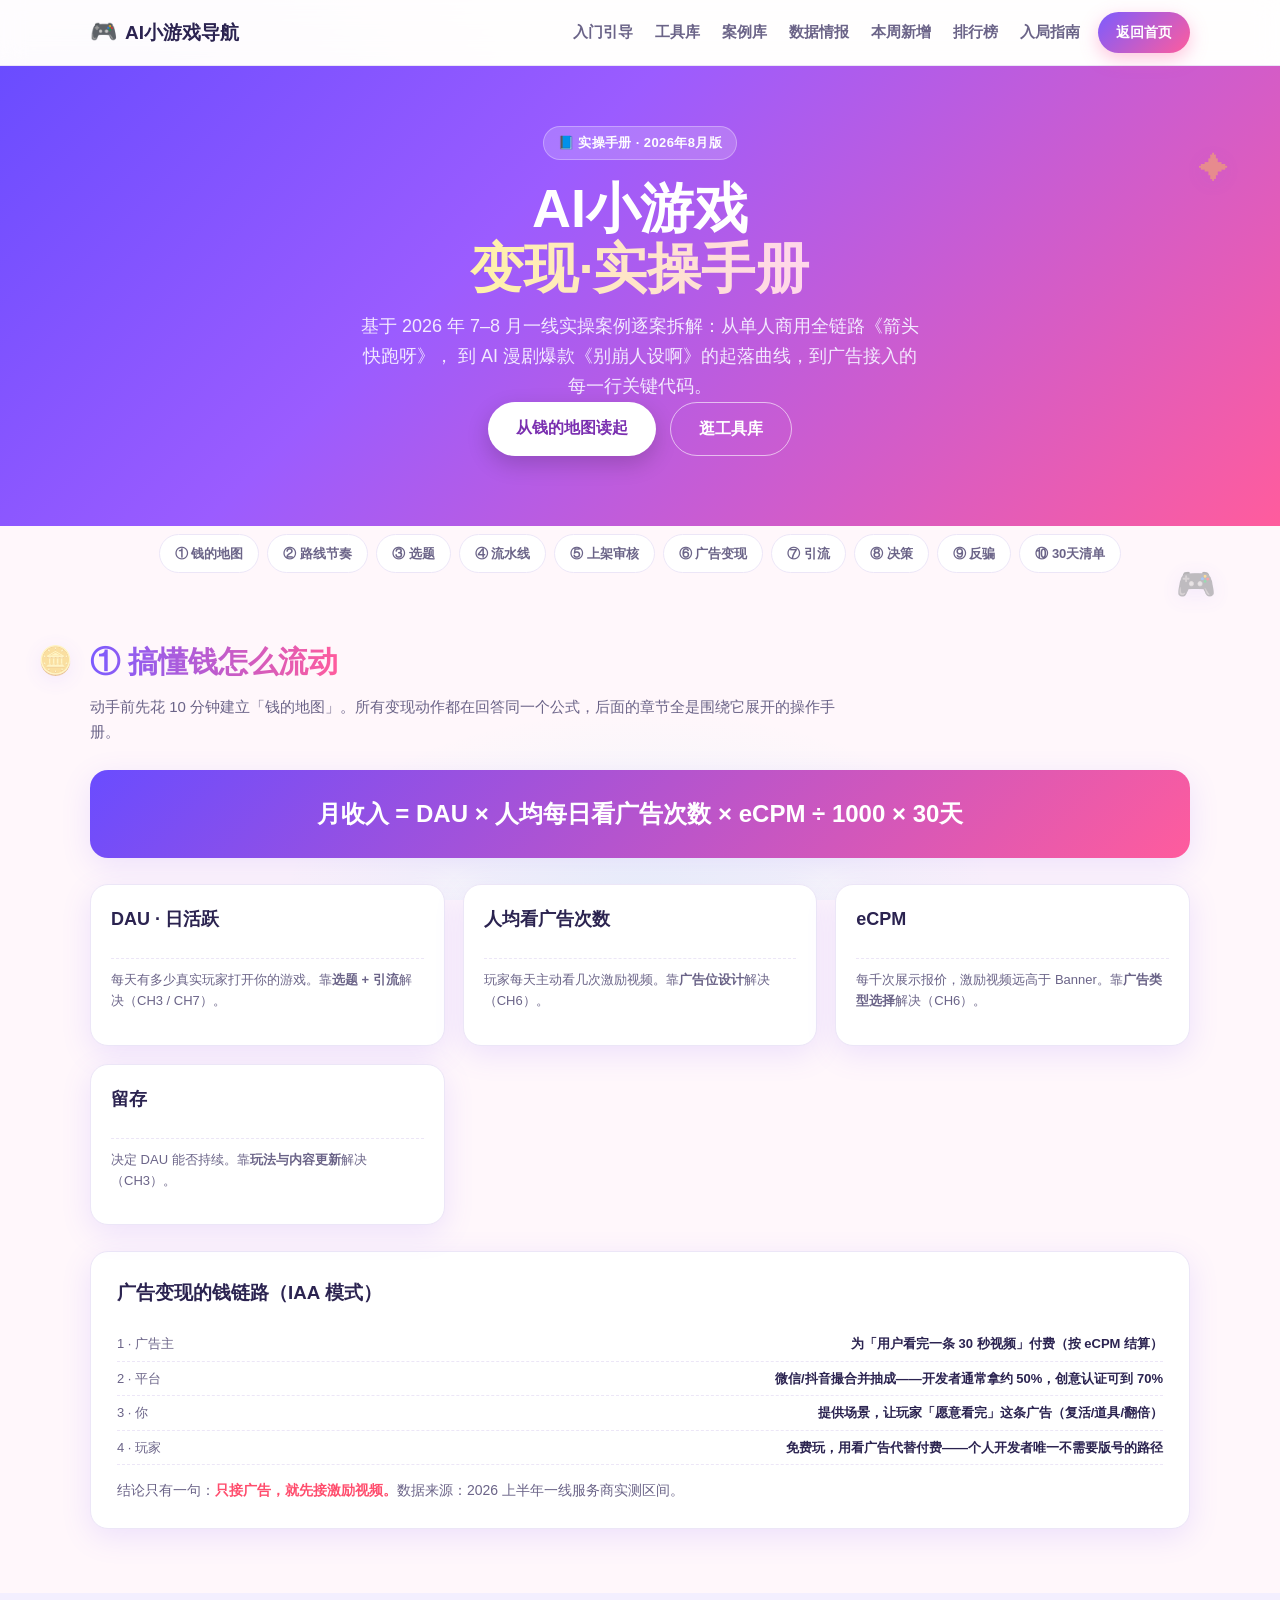
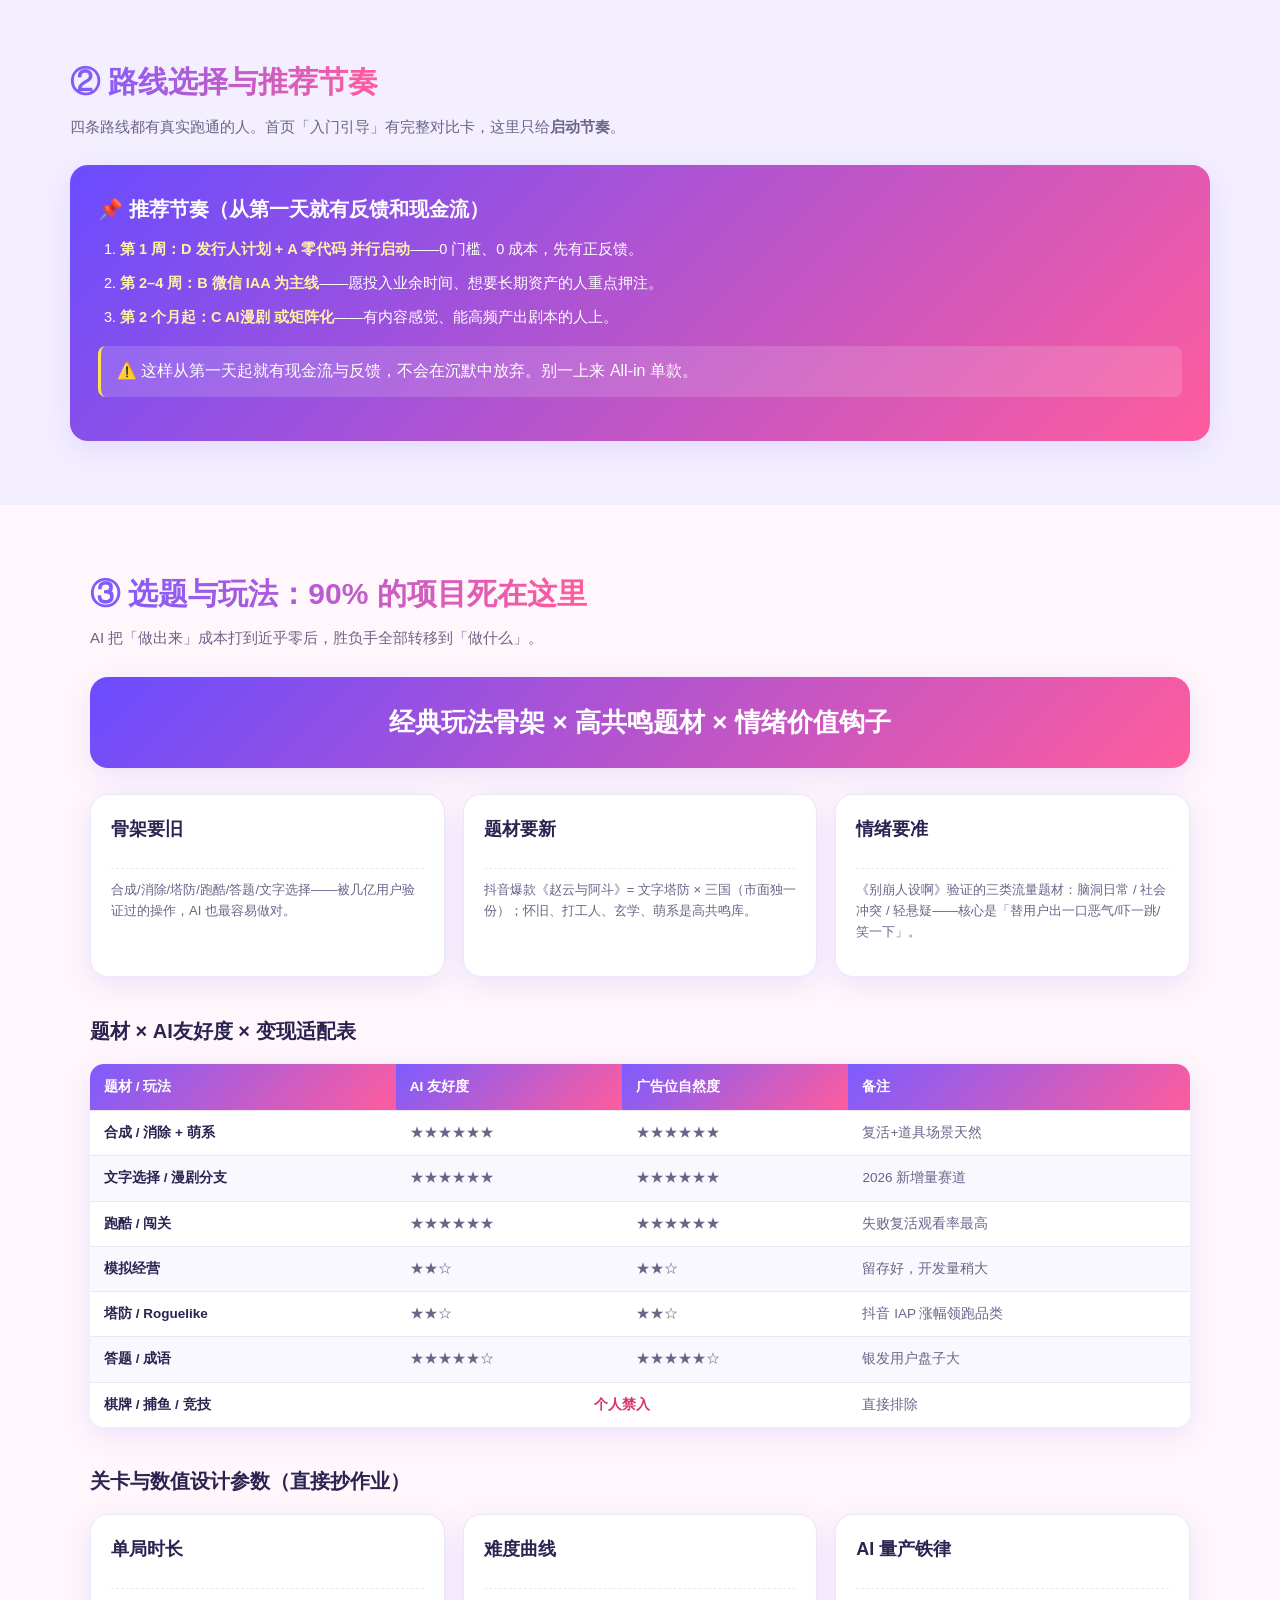
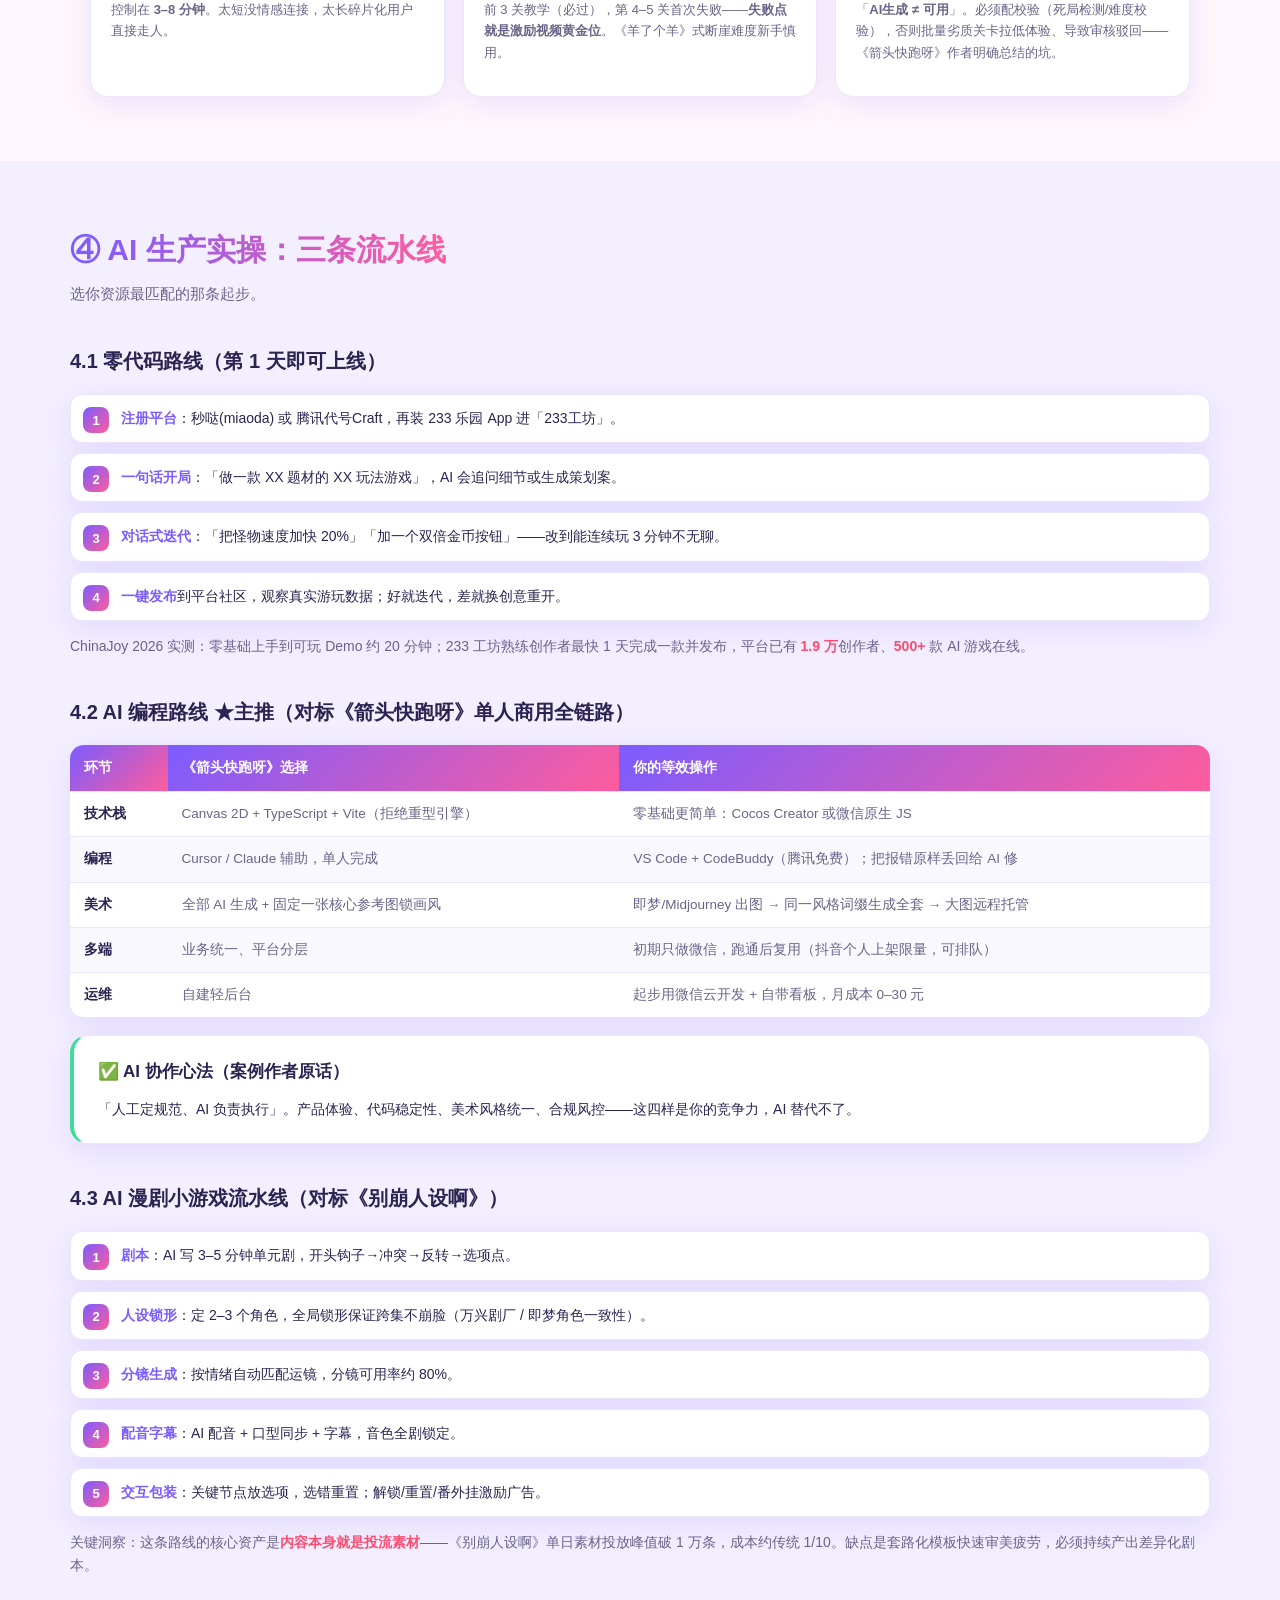
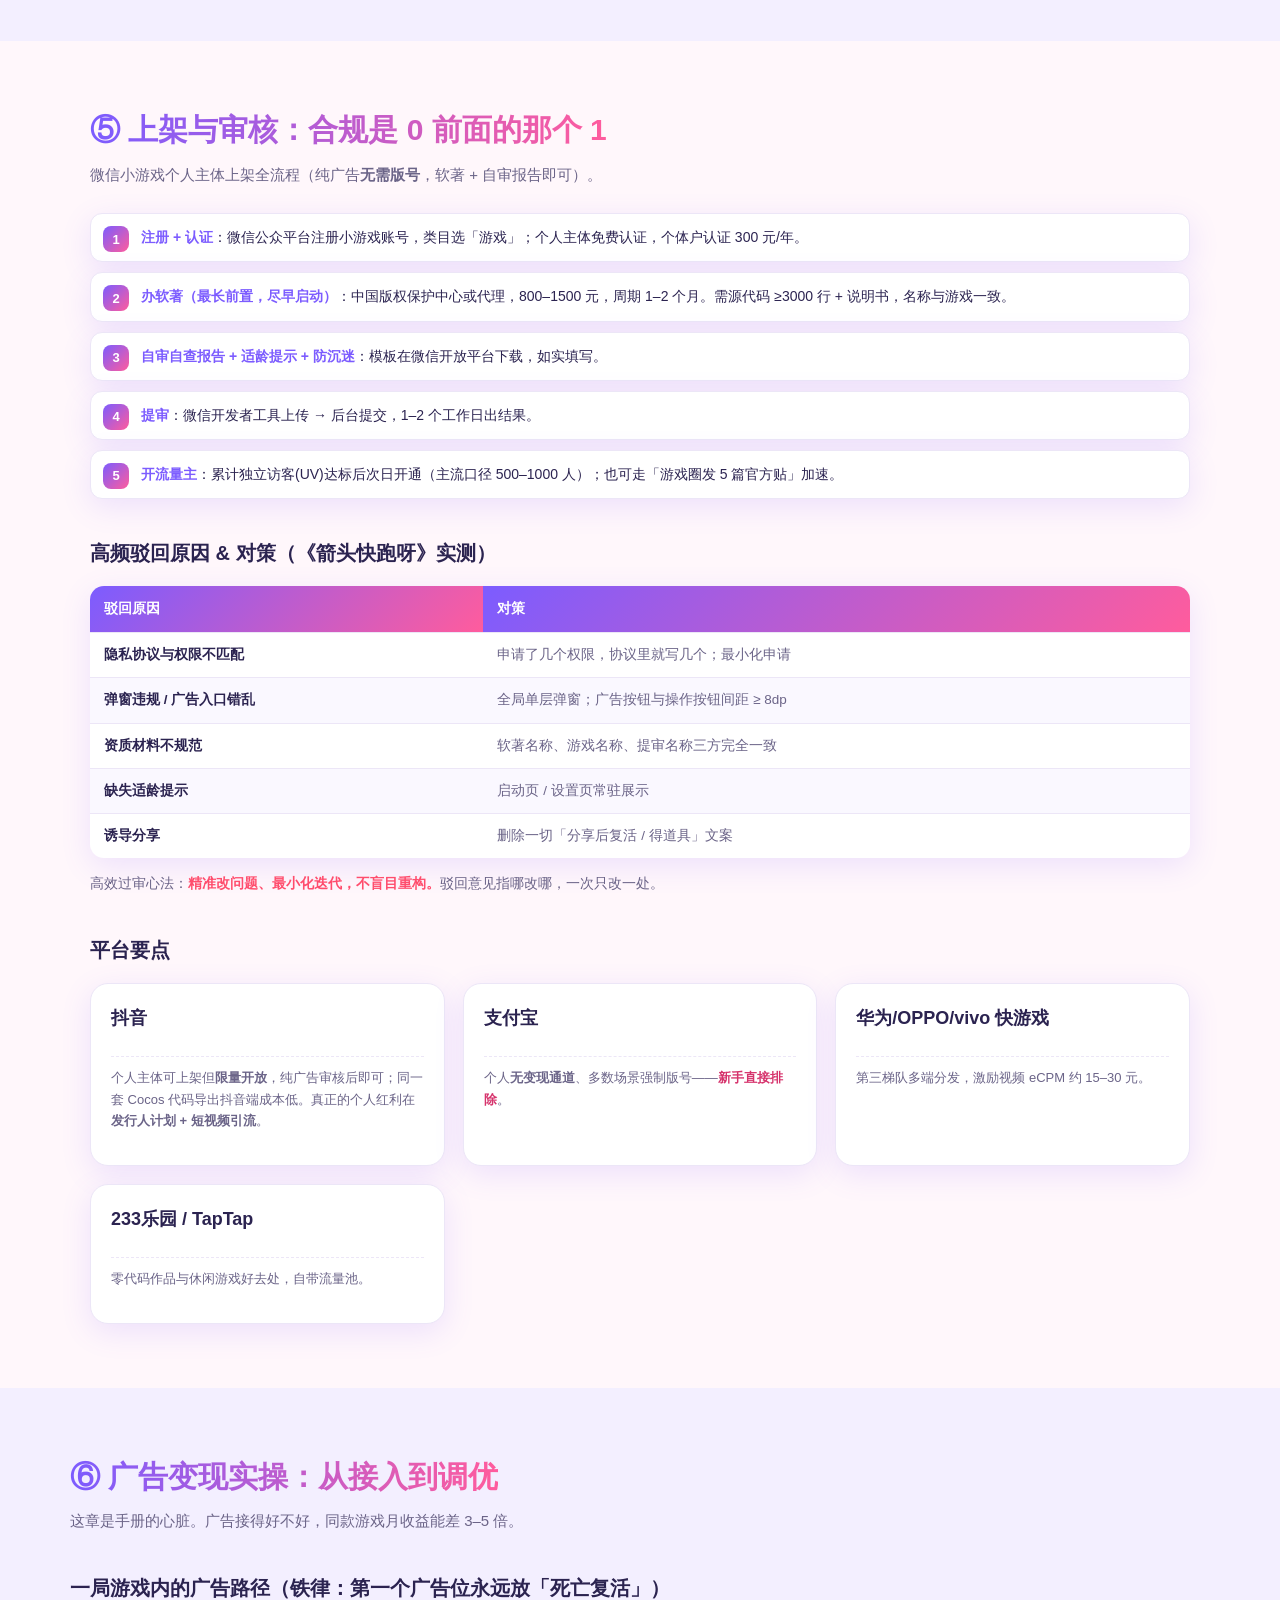
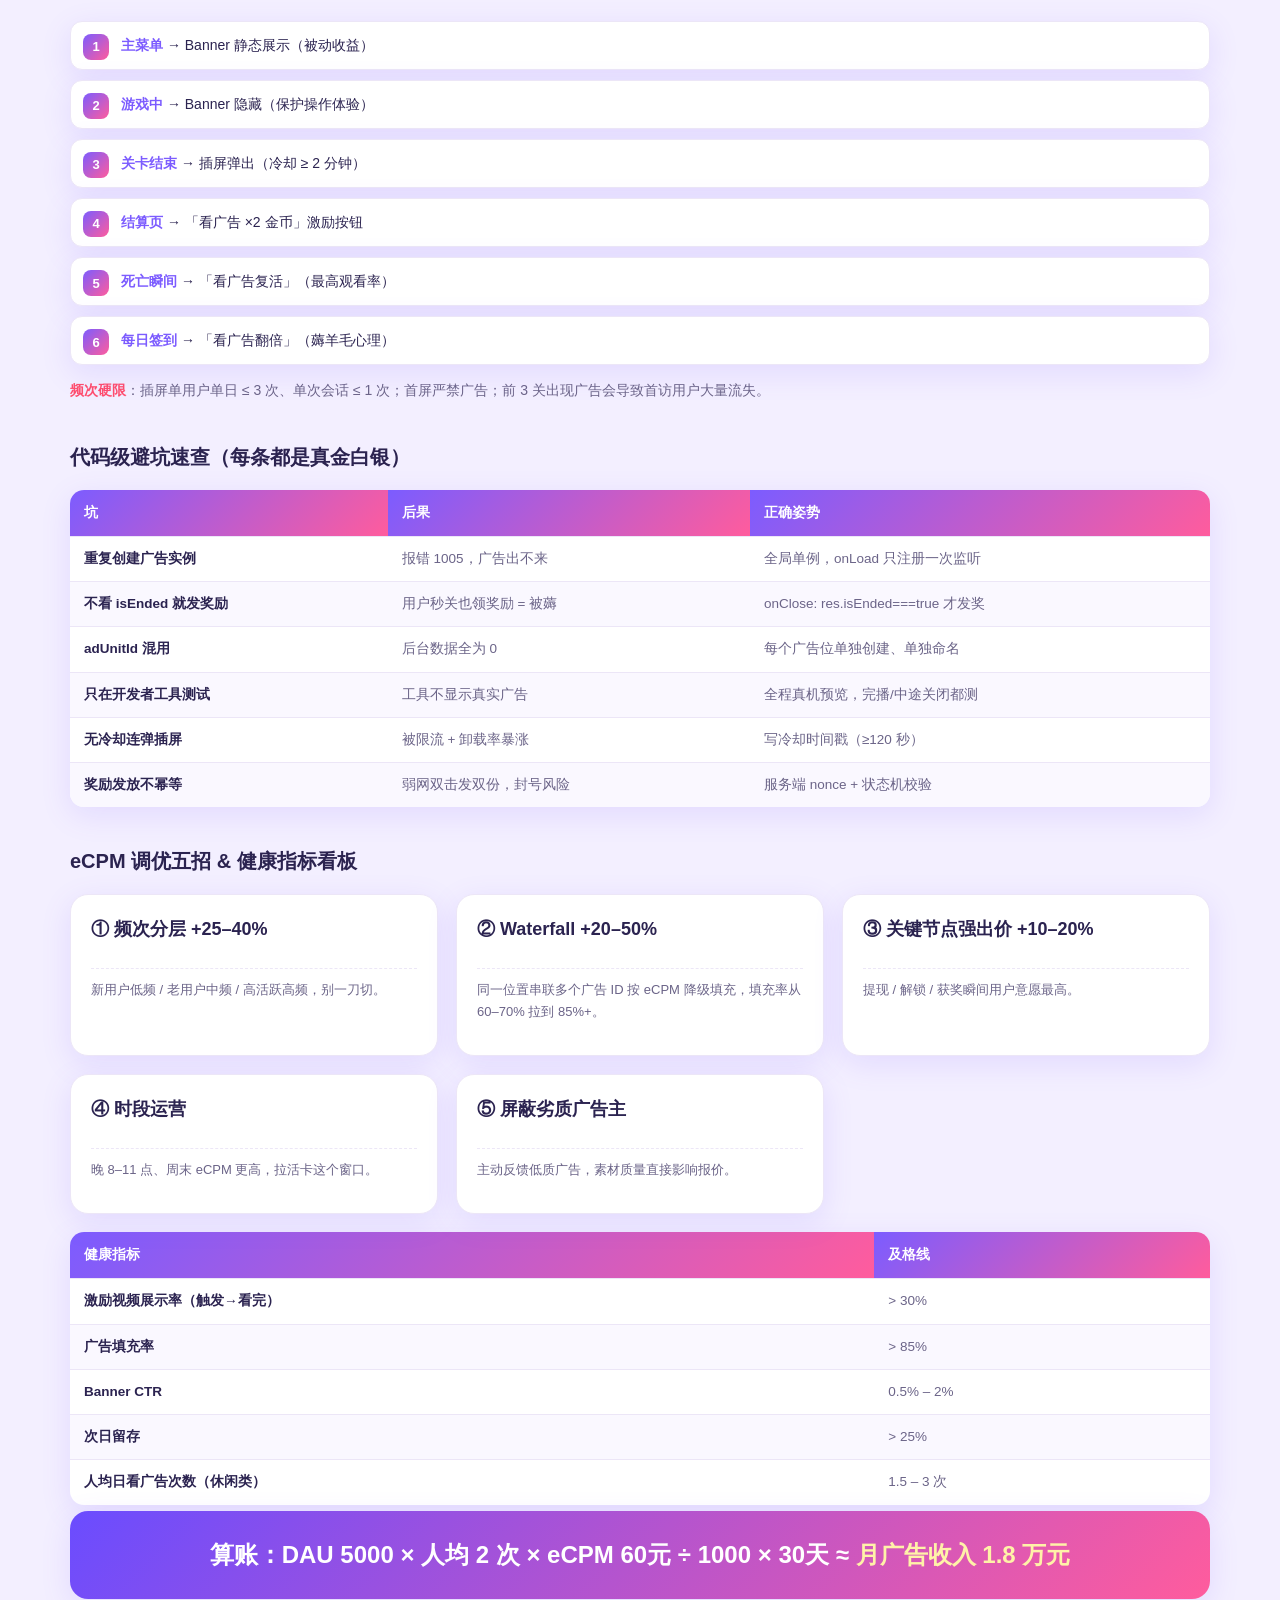
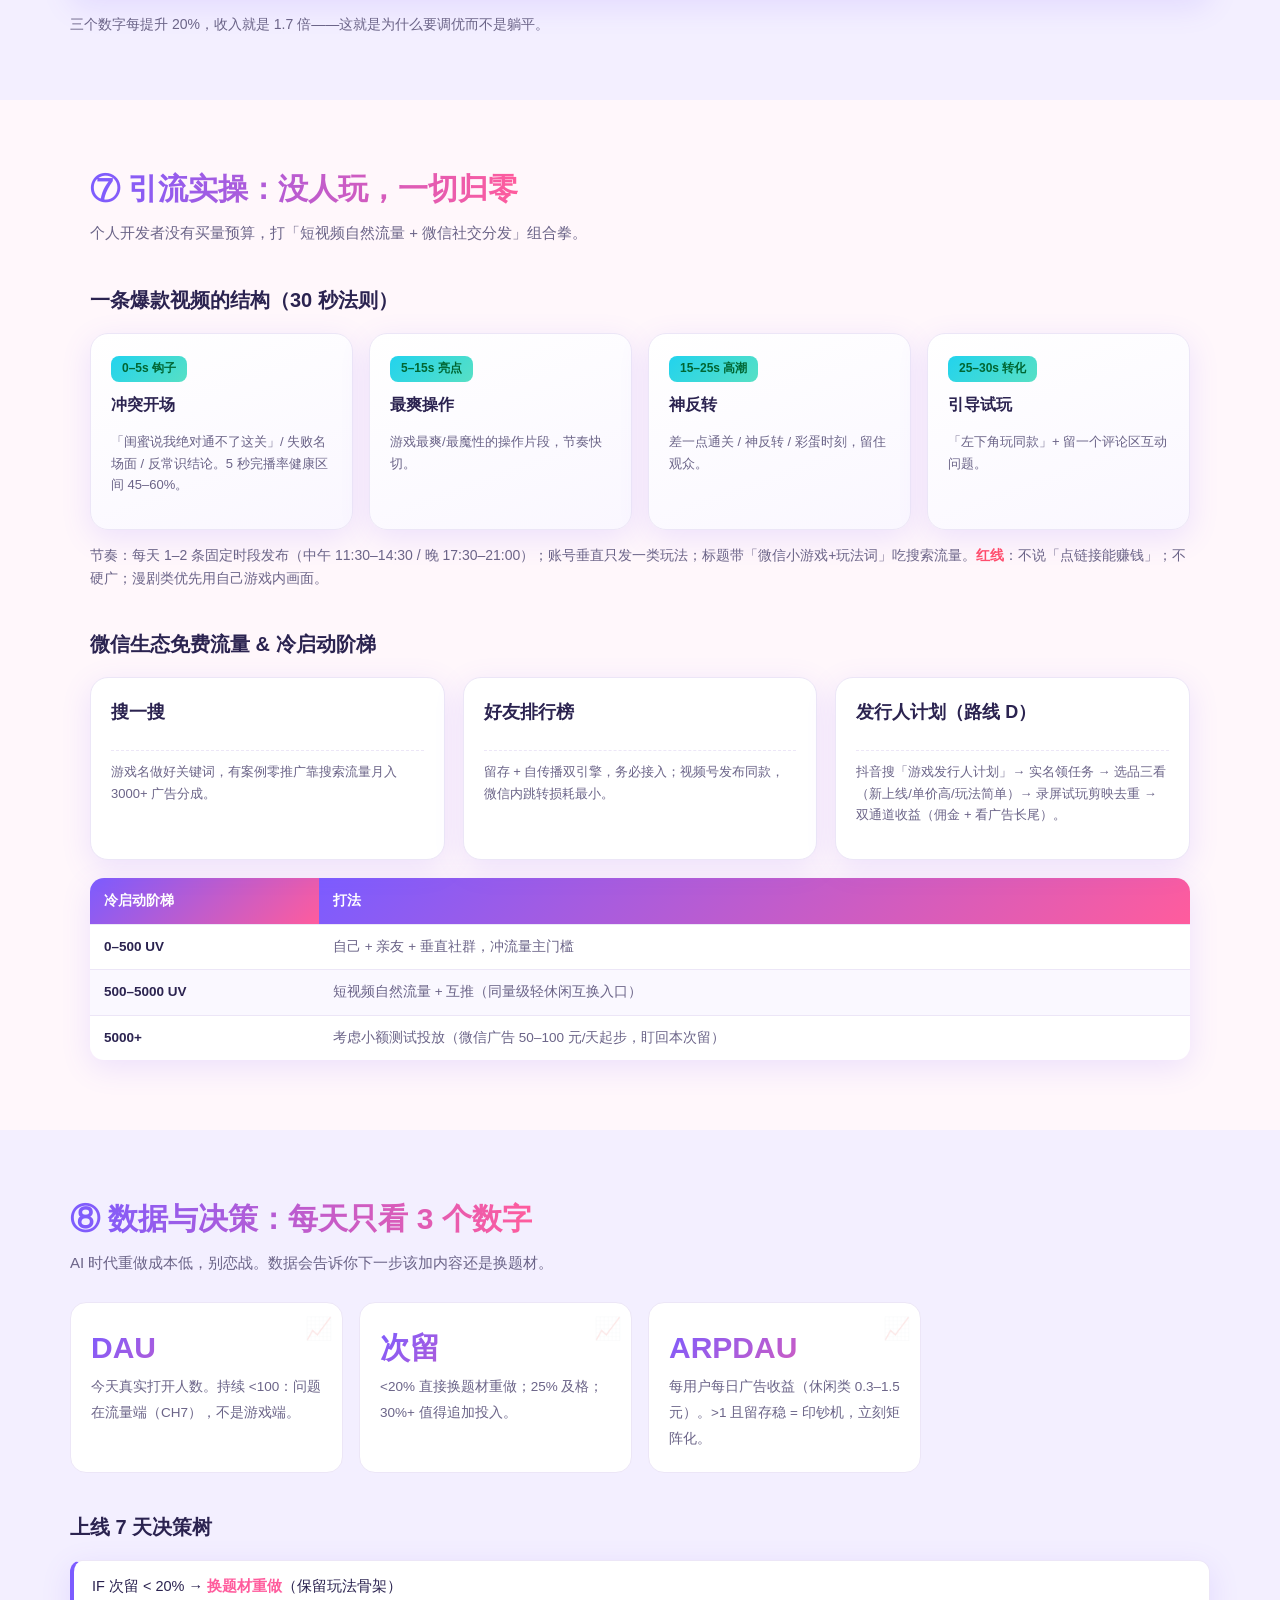
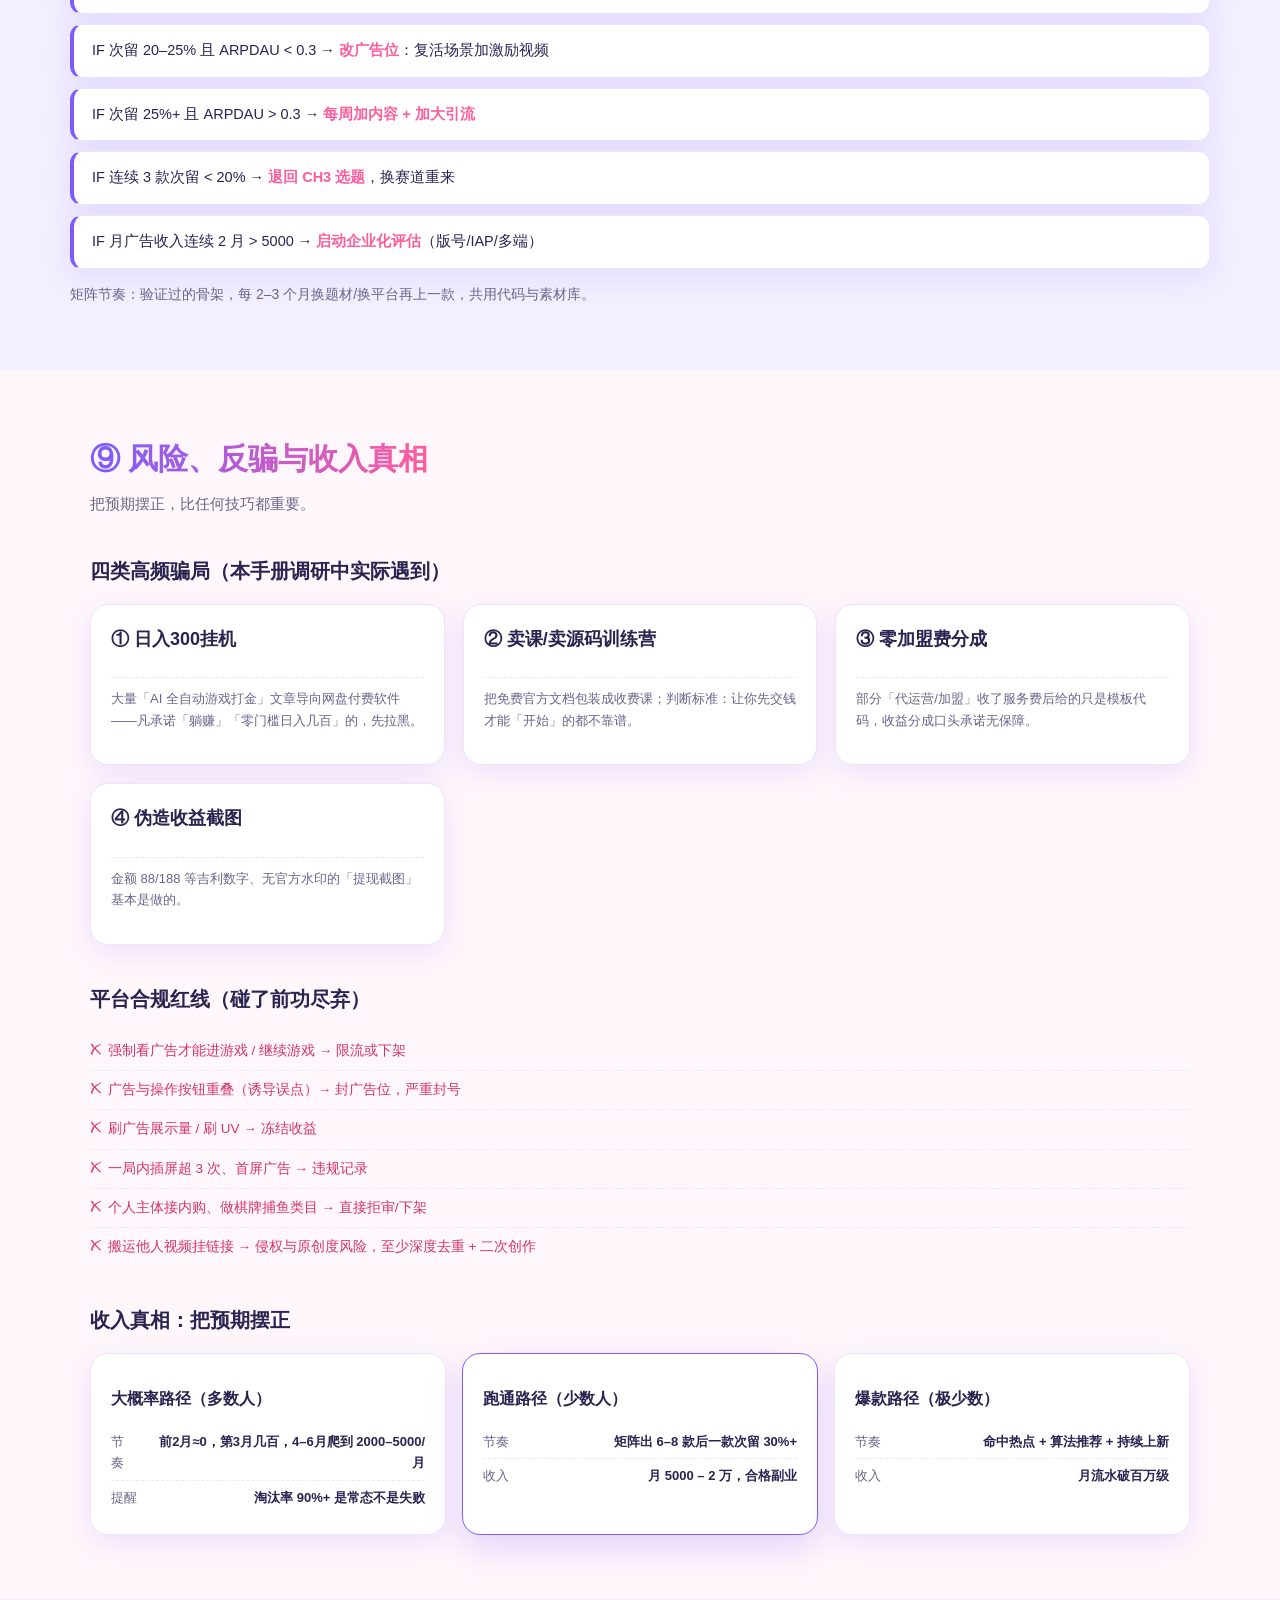
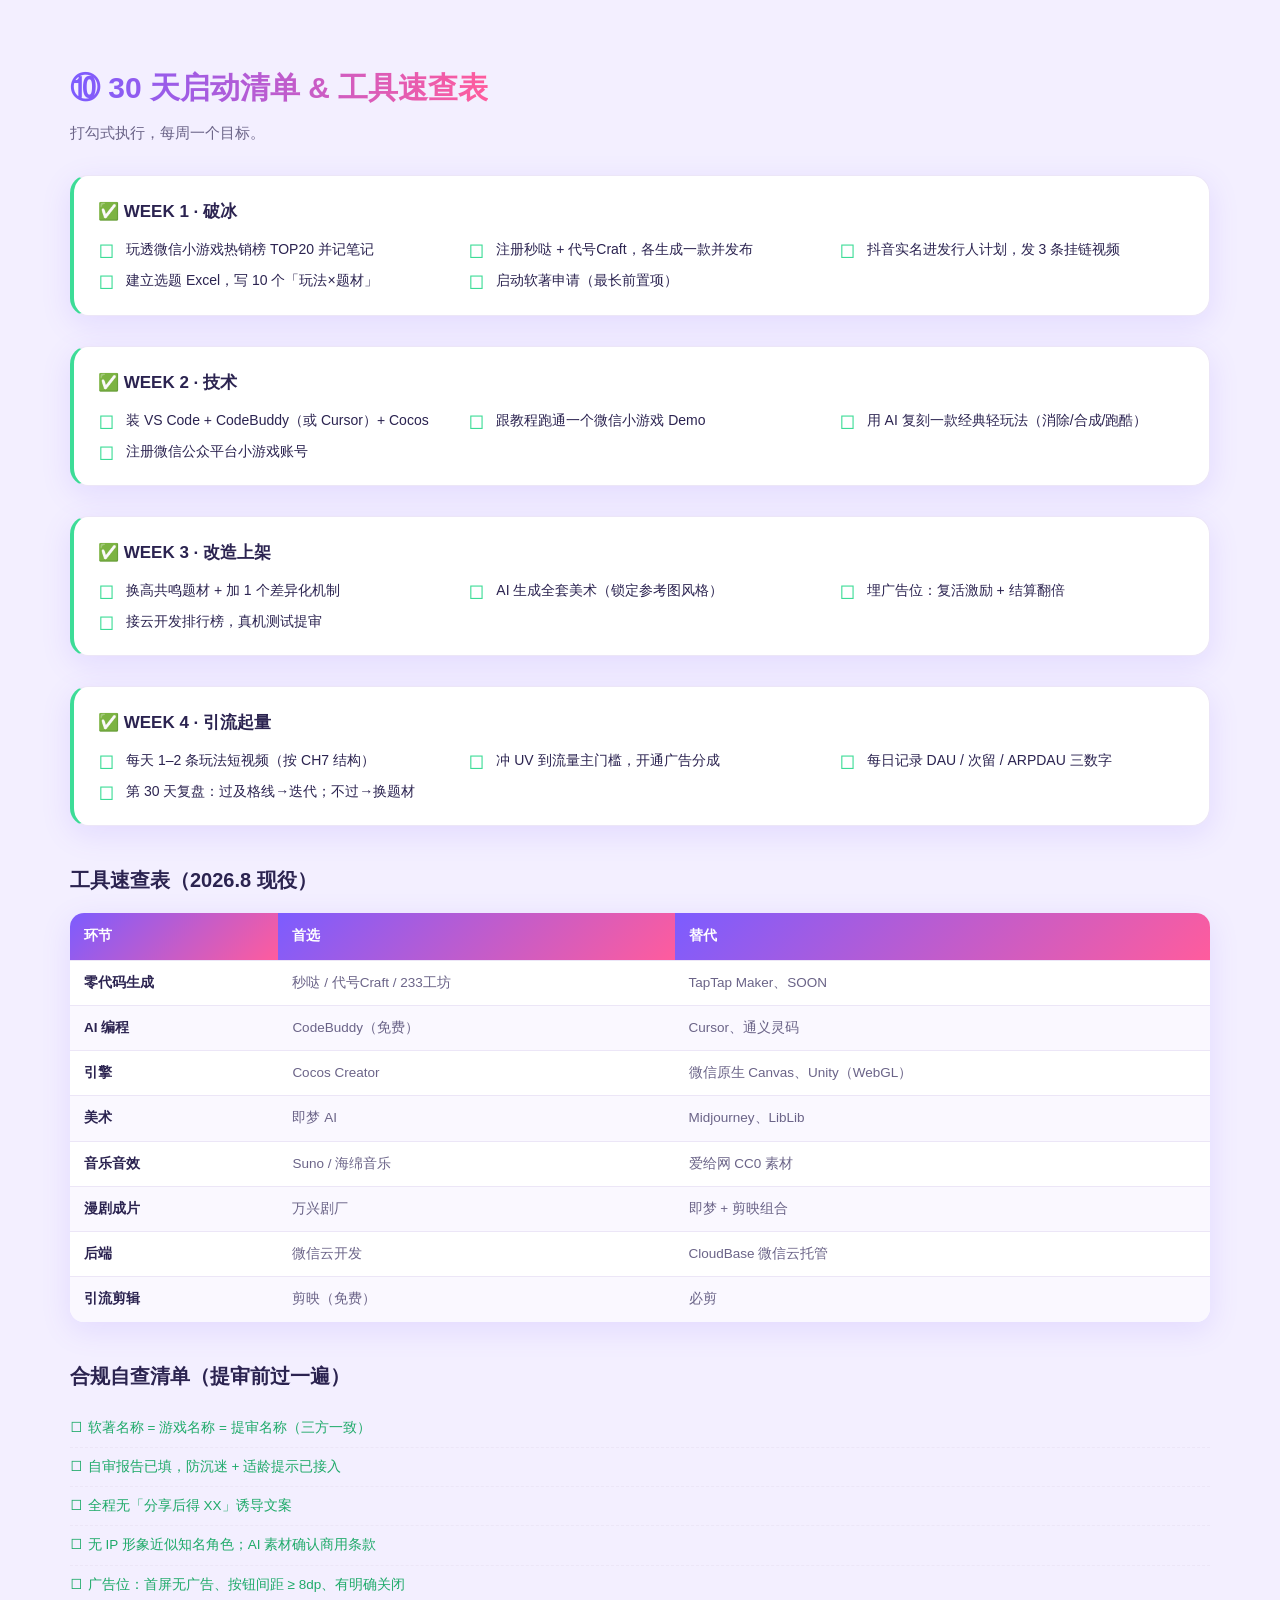
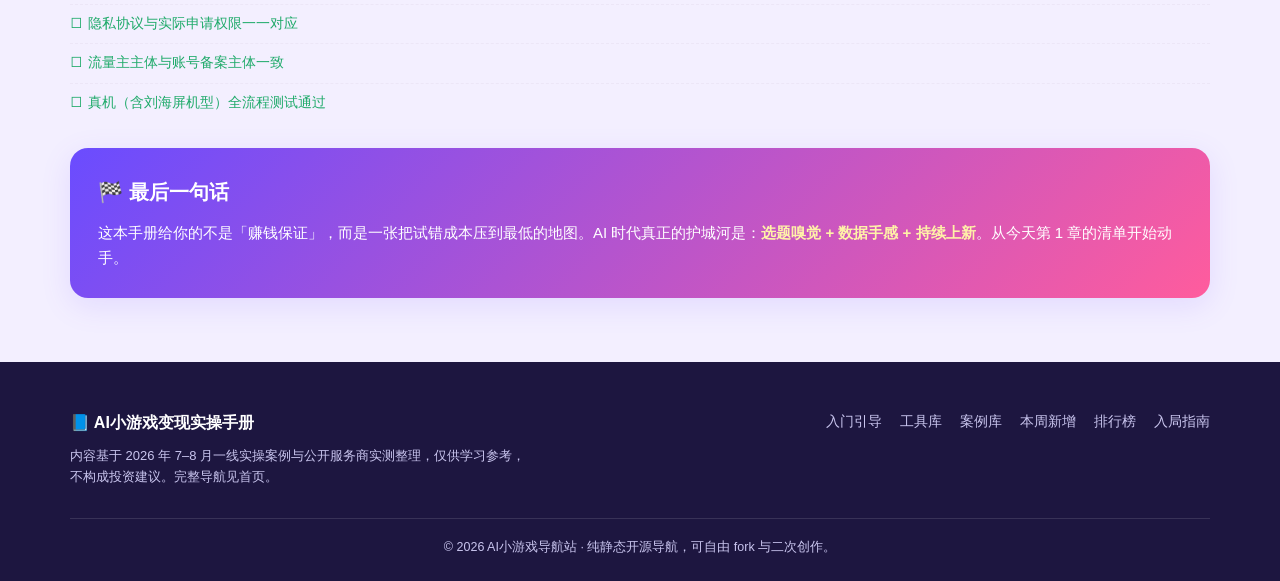
<file: manual.html>
<!DOCTYPE html>
<html lang="zh-CN">
<head>
  <meta charset="UTF-8" />
  <meta name="viewport" content="width=device-width, initial-scale=1.0" />
  <title>AI小游戏变现实操手册 · 2026年8月版</title>
  <meta name="description" content="AI小游戏变现深度实操手册：变现公式、选题方法论、三条生产流水线、上架审核、广告调优、引流SOP、7天决策树、骗局揭秘与30天启动清单。基于2026年7-8月一线实操案例。" />
  <link rel="stylesheet" href="./styles.css" />
  <link rel="icon" href="data:image/svg+xml,%3Csvg xmlns='http://www.w3.org/2000/svg' viewBox='0 0 100 100'%3E%3Ctext y='.9em' font-size='90'%3E📘%3C/text%3E%3C/svg%3E" />
  <meta name="theme-color" content="#7C5CFF" />
  <meta property="og:type" content="website" />
  <meta property="og:title" content="AI小游戏变现实操手册 · 2026年8月版" />
  <meta property="og:description" content="变现公式、选题方法论、三条生产流水线、上架审核、广告调优、引流SOP、7天决策树、骗局揭秘与30天启动清单。" />
  <meta property="og:locale" content="zh_CN" />
  <meta property="og:site_name" content="AI小游戏导航" />
  <meta property="og:url" content="https://xiao09080.github.io/ai-game-nav/manual.html" />
  <link rel="canonical" href="https://xiao09080.github.io/ai-game-nav/manual.html" />
</head>
<body>
  <!-- 漂浮装饰 -->
  <div class="floaty f-star" aria-hidden="true">✦</div>
  <div class="floaty f-coin" aria-hidden="true">🪙</div>
  <div class="floaty f-game" aria-hidden="true">🎮</div>

  <!-- 顶部导航 -->
  <header class="nav" id="top">
    <div class="nav-inner">
      <a class="brand" href="index.html">
        <span class="brand-mark">🎮</span>
        <span>AI小游戏导航</span>
      </a>
      <nav class="nav-links">
        <a href="index.html#start">入门引导</a>
        <a href="index.html#tools">工具库</a>
        <a href="index.html#cases">案例库</a>
        <a href="index.html#data">数据情报</a>
        <a href="index.html#weekly">本周新增</a>
        <a href="ranking.html">排行榜</a>
        <a href="index.html#guide">入局指南</a>
      </nav>
      <button class="nav-toggle" aria-label="打开菜单" aria-expanded="false">☰</button>
      <a class="nav-cta" href="index.html#start">返回首页</a>
    </div>
  </header>

  <!-- Hero -->
  <section class="hero">
    <div class="hero-inner" style="grid-template-columns:1fr;">
      <div class="hero-text" style="max-width:820px;margin:0 auto;text-align:center;">
        <span class="badge-new">📘 实操手册 · 2026年8月版</span>
        <h1>AI小游戏<br /><span class="hl">变现·实操手册</span></h1>
        <p class="hero-sub" style="margin:14px auto 0;">
          基于 2026 年 7–8 月一线实操案例逐案拆解：从单人商用全链路《箭头快跑呀》，
          到 AI 漫剧爆款《别崩人设啊》的起落曲线，到广告接入的每一行关键代码。
        </p>
        <div class="hero-actions" style="justify-content:center;">
          <a class="btn-primary" href="#ch1">从钱的地图读起</a>
          <a class="btn-ghost" href="index.html#tools">逛工具库</a>
        </div>
      </div>
    </div>
  </section>

  <!-- 章节索引 -->
  <div class="toc-wrap">
    <div class="chips" style="justify-content:center;max-width:1140px;margin:0 auto;">
      <a class="chip" href="#ch1">① 钱的地图</a>
      <a class="chip" href="#ch2">② 路线节奏</a>
      <a class="chip" href="#ch3">③ 选题</a>
      <a class="chip" href="#ch4">④ 流水线</a>
      <a class="chip" href="#ch5">⑤ 上架审核</a>
      <a class="chip" href="#ch6">⑥ 广告变现</a>
      <a class="chip" href="#ch7">⑦ 引流</a>
      <a class="chip" href="#ch8">⑧ 决策</a>
      <a class="chip" href="#ch9">⑨ 反骗</a>
      <a class="chip" href="#ch10">⑩ 30天清单</a>
    </div>
  </div>

  <!-- CH1 钱的地图 -->
  <section class="section" id="ch1">
    <div class="sec-head">
      <h2>① 搞懂钱怎么流动</h2>
      <p>动手前先花 10 分钟建立「钱的地图」。所有变现动作都在回答同一个公式，后面的章节全是围绕它展开的操作手册。</p>
    </div>

    <div class="formula">
      月收入 = DAU × 人均每日看广告次数 × eCPM ÷ 1000 × 30天
    </div>

    <div class="grid" style="margin:26px 0;">
      <div class="card">
        <h3>DAU · 日活跃</h3>
        <p class="note">每天有多少真实玩家打开你的游戏。靠<b>选题 + 引流</b>解决（CH3 / CH7）。</p>
      </div>
      <div class="card">
        <h3>人均看广告次数</h3>
        <p class="note">玩家每天主动看几次激励视频。靠<b>广告位设计</b>解决（CH6）。</p>
      </div>
      <div class="card">
        <h3>eCPM</h3>
        <p class="note">每千次展示报价，激励视频远高于 Banner。靠<b>广告类型选择</b>解决（CH6）。</p>
      </div>
      <div class="card">
        <h3>留存</h3>
        <p class="note">决定 DAU 能否持续。靠<b>玩法与内容更新</b>解决（CH3）。</p>
      </div>
    </div>

    <div class="trend-card">
      <h3>广告变现的钱链路（IAA 模式）</h3>
      <div class="route-row"><span>1 · 广告主</span><b>为「用户看完一条 30 秒视频」付费（按 eCPM 结算）</b></div>
      <div class="route-row"><span>2 · 平台</span><b>微信/抖音撮合并抽成——开发者通常拿约 <b class="up">50%</b>，创意认证可到 <b class="up">70%</b></b></div>
      <div class="route-row"><span>3 · 你</span><b>提供场景，让玩家「愿意看完」这条广告（复活/道具/翻倍）</b></div>
      <div class="route-row"><span>4 · 玩家</span><b>免费玩，用看广告代替付费——个人开发者唯一<b>不需要版号</b>的路径</b></div>
      <p class="trend-note">结论只有一句：<b class="up">只接广告，就先接激励视频。</b>数据来源：2026 上半年一线服务商实测区间。</p>
    </div>
  </section>

  <!-- CH2 路线节奏 -->
  <section class="section alt" id="ch2">
    <div class="sec-head">
      <h2>② 路线选择与推荐节奏</h2>
      <p>四条路线都有真实跑通的人。首页「入门引导」有完整对比卡，这里只给<b>启动节奏</b>。</p>
    </div>
    <div class="guide-callout">
      <h3>📌 推荐节奏（从第一天就有反馈和现金流）</h3>
      <ol>
        <li><b>第 1 周：D 发行人计划 + A 零代码 并行启动</b>——0 门槛、0 成本，先有正反馈。</li>
        <li><b>第 2–4 周：B 微信 IAA 为主线</b>——愿投入业余时间、想要长期资产的人重点押注。</li>
        <li><b>第 2 个月起：C AI漫剧 或矩阵化</b>——有内容感觉、能高频产出剧本的人上。</li>
      </ol>
      <p class="warn">⚠️ 这样从第一天起就有现金流与反馈，不会在沉默中放弃。别一上来 All-in 单款。</p>
    </div>
  </section>

  <!-- CH3 选题 -->
  <section class="section" id="ch3">
    <div class="sec-head">
      <h2>③ 选题与玩法：90% 的项目死在这里</h2>
      <p>AI 把「做出来」成本打到近乎零后，胜负手全部转移到「做什么」。</p>
    </div>

    <div class="formula" style="font-size:clamp(18px,3vw,26px);">
      经典玩法骨架 × 高共鸣题材 × 情绪价值钩子
    </div>

    <div class="grid" style="margin:26px 0;">
      <div class="card"><h3>骨架要旧</h3><p class="note">合成/消除/塔防/跑酷/答题/文字选择——被几亿用户验证过的操作，AI 也最容易做对。</p></div>
      <div class="card"><h3>题材要新</h3><p class="note">抖音爆款《赵云与阿斗》= 文字塔防 × 三国（市面独一份）；怀旧、打工人、玄学、萌系是高共鸣库。</p></div>
      <div class="card"><h3>情绪要准</h3><p class="note">《别崩人设啊》验证的三类流量题材：脑洞日常 / 社会冲突 / 轻悬疑——核心是「替用户出一口恶气/吓一跳/笑一下」。</p></div>
    </div>

    <h3 class="block-title">题材 × AI友好度 × 变现适配表</h3>
    <table class="tbl">
      <thead><tr><th>题材 / 玩法</th><th>AI 友好度</th><th>广告位自然度</th><th>备注</th></tr></thead>
      <tbody>
        <tr><td>合成 / 消除 + 萌系</td><td>★★★★★★</td><td>★★★★★★</td><td>复活+道具场景天然</td></tr>
        <tr><td>文字选择 / 漫剧分支</td><td>★★★★★★</td><td>★★★★★★</td><td>2026 新增量赛道</td></tr>
        <tr><td>跑酷 / 闯关</td><td>★★★★★★</td><td>★★★★★★</td><td>失败复活观看率最高</td></tr>
        <tr><td>模拟经营</td><td>★★☆</td><td>★★☆</td><td>留存好，开发量稍大</td></tr>
        <tr><td>塔防 / Roguelike</td><td>★★☆</td><td>★★☆</td><td>抖音 IAP 涨幅领跑品类</td></tr>
        <tr><td>答题 / 成语</td><td>★★★★★☆</td><td>★★★★★☆</td><td>银发用户盘子大</td></tr>
        <tr><td>棋牌 / 捕鱼 / 竞技</td><td colspan="2" style="text-align:center;color:#d6336c;font-weight:800;">个人禁入</td><td>直接排除</td></tr>
      </tbody>
    </table>

    <h3 class="block-title">关卡与数值设计参数（直接抄作业）</h3>
    <div class="grid">
      <div class="card"><h3>单局时长</h3><p class="note">控制在 <b>3–8 分钟</b>。太短没情感连接，太长碎片化用户直接走人。</p></div>
      <div class="card"><h3>难度曲线</h3><p class="note">前 3 关教学（必过），第 4–5 关首次失败——<b>失败点就是激励视频黄金位</b>。《羊了个羊》式断崖难度新手慎用。</p></div>
      <div class="card"><h3>AI 量产铁律</h3><p class="note">「<b>AI生成 ≠ 可用</b>」。必须配校验（死局检测/难度校验），否则批量劣质关卡拉低体验、导致审核驳回——《箭头快跑呀》作者明确总结的坑。</p></div>
    </div>
  </section>

  <!-- CH4 流水线 -->
  <section class="section alt" id="ch4">
    <div class="sec-head">
      <h2>④ AI 生产实操：三条流水线</h2>
      <p>选你资源最匹配的那条起步。</p>
    </div>

    <h3 class="block-title">4.1 零代码路线（第 1 天即可上线）</h3>
    <ol class="step-list">
      <li><b>注册平台</b>：秒哒(miaoda) 或 腾讯代号Craft，再装 233 乐园 App 进「233工坊」。</li>
      <li><b>一句话开局</b>：「做一款 XX 题材的 XX 玩法游戏」，AI 会追问细节或生成策划案。</li>
      <li><b>对话式迭代</b>：「把怪物速度加快 20%」「加一个双倍金币按钮」——改到能连续玩 3 分钟不无聊。</li>
      <li><b>一键发布</b>到平台社区，观察真实游玩数据；好就迭代，差就换创意重开。</li>
    </ol>
    <p class="trend-note">ChinaJoy 2026 实测：零基础上手到可玩 Demo 约 20 分钟；233 工坊熟练创作者最快 1 天完成一款并发布，平台已有 <b class="up">1.9 万</b>创作者、<b class="up">500+</b> 款 AI 游戏在线。</p>

    <h3 class="block-title">4.2 AI 编程路线 ★主推（对标《箭头快跑呀》单人商用全链路）</h3>
    <table class="tbl">
      <thead><tr><th>环节</th><th>《箭头快跑呀》选择</th><th>你的等效操作</th></tr></thead>
      <tbody>
        <tr><td>技术栈</td><td>Canvas 2D + TypeScript + Vite（拒绝重型引擎）</td><td>零基础更简单：Cocos Creator 或微信原生 JS</td></tr>
        <tr><td>编程</td><td>Cursor / Claude 辅助，单人完成</td><td>VS Code + CodeBuddy（腾讯免费）；把报错原样丢回给 AI 修</td></tr>
        <tr><td>美术</td><td>全部 AI 生成 + 固定一张核心参考图锁画风</td><td>即梦/Midjourney 出图 → 同一风格词缀生成全套 → 大图远程托管</td></tr>
        <tr><td>多端</td><td>业务统一、平台分层</td><td>初期只做微信，跑通后复用（抖音个人上架限量，可排队）</td></tr>
        <tr><td>运维</td><td>自建轻后台</td><td>起步用微信云开发 + 自带看板，月成本 0–30 元</td></tr>
      </tbody>
    </table>
    <div class="starter" style="margin-top:18px;">
      <h4>✅ AI 协作心法（案例作者原话）</h4>
      <p style="margin:0;color:var(--ink);font-size:14px;">「人工定规范、AI 负责执行」。产品体验、代码稳定性、美术风格统一、合规风控——这四样是你的竞争力，AI 替代不了。</p>
    </div>

    <h3 class="block-title">4.3 AI 漫剧小游戏流水线（对标《别崩人设啊》）</h3>
    <ol class="step-list">
      <li><b>剧本</b>：AI 写 3–5 分钟单元剧，开头钩子→冲突→反转→选项点。</li>
      <li><b>人设锁形</b>：定 2–3 个角色，全局锁形保证跨集不崩脸（万兴剧厂 / 即梦角色一致性）。</li>
      <li><b>分镜生成</b>：按情绪自动匹配运镜，分镜可用率约 80%。</li>
      <li><b>配音字幕</b>：AI 配音 + 口型同步 + 字幕，音色全剧锁定。</li>
      <li><b>交互包装</b>：关键节点放选项，选错重置；解锁/重置/番外挂激励广告。</li>
    </ol>
    <p class="trend-note">关键洞察：这条路线的核心资产是<b class="up">内容本身就是投流素材</b>——《别崩人设啊》单日素材投放峰值破 1 万条，成本约传统 1/10。缺点是套路化模板快速审美疲劳，必须持续产出差异化剧本。</p>
  </section>

  <!-- CH5 上架 -->
  <section class="section" id="ch5">
    <div class="sec-head">
      <h2>⑤ 上架与审核：合规是 0 前面的那个 1</h2>
      <p>微信小游戏个人主体上架全流程（纯广告<b>无需版号</b>，软著 + 自审报告即可）。</p>
    </div>
    <ol class="step-list">
      <li><b>注册 + 认证</b>：微信公众平台注册小游戏账号，类目选「游戏」；个人主体免费认证，个体户认证 300 元/年。</li>
      <li><b>办软著（最长前置，尽早启动）</b>：中国版权保护中心或代理，800–1500 元，周期 1–2 个月。需源代码 ≥3000 行 + 说明书，名称与游戏一致。</li>
      <li><b>自审自查报告 + 适龄提示 + 防沉迷</b>：模板在微信开放平台下载，如实填写。</li>
      <li><b>提审</b>：微信开发者工具上传 → 后台提交，1–2 个工作日出结果。</li>
      <li><b>开流量主</b>：累计独立访客(UV)达标后次日开通（主流口径 500–1000 人）；也可走「游戏圈发 5 篇官方贴」加速。</li>
    </ol>

    <h3 class="block-title">高频驳回原因 & 对策（《箭头快跑呀》实测）</h3>
    <table class="tbl">
      <thead><tr><th>驳回原因</th><th>对策</th></tr></thead>
      <tbody>
        <tr><td>隐私协议与权限不匹配</td><td>申请了几个权限，协议里就写几个；最小化申请</td></tr>
        <tr><td>弹窗违规 / 广告入口错乱</td><td>全局单层弹窗；广告按钮与操作按钮间距 ≥ 8dp</td></tr>
        <tr><td>资质材料不规范</td><td>软著名称、游戏名称、提审名称三方完全一致</td></tr>
        <tr><td>缺失适龄提示</td><td>启动页 / 设置页常驻展示</td></tr>
        <tr><td>诱导分享</td><td>删除一切「分享后复活 / 得道具」文案</td></tr>
      </tbody>
    </table>
    <p class="trend-note">高效过审心法：<b class="up">精准改问题、最小化迭代，不盲目重构。</b>驳回意见指哪改哪，一次只改一处。</p>

    <h3 class="block-title">平台要点</h3>
    <div class="grid">
      <div class="card"><h3>抖音</h3><p class="note">个人主体可上架但<b>限量开放</b>，纯广告审核后即可；同一套 Cocos 代码导出抖音端成本低。真正的个人红利在<b>发行人计划 + 短视频引流</b>。</p></div>
      <div class="card"><h3>支付宝</h3><p class="note">个人<b>无变现通道</b>、多数场景强制版号——<b style="color:#d6336c;">新手直接排除</b>。</p></div>
      <div class="card"><h3>华为/OPPO/vivo 快游戏</h3><p class="note">第三梯队多端分发，激励视频 eCPM 约 15–30 元。</p></div>
      <div class="card"><h3>233乐园 / TapTap</h3><p class="note">零代码作品与休闲游戏好去处，自带流量池。</p></div>
    </div>
  </section>

  <!-- CH6 广告变现 -->
  <section class="section alt" id="ch6">
    <div class="sec-head">
      <h2>⑥ 广告变现实操：从接入到调优</h2>
      <p>这章是手册的心脏。广告接得好不好，同款游戏月收益能差 3–5 倍。</p>
    </div>

    <h3 class="block-title">一局游戏内的广告路径（铁律：第一个广告位永远放「死亡复活」）</h3>
    <ol class="step-list">
      <li><b>主菜单</b> → Banner 静态展示（被动收益）</li>
      <li><b>游戏中</b> → Banner 隐藏（保护操作体验）</li>
      <li><b>关卡结束</b> → 插屏弹出（冷却 ≥ 2 分钟）</li>
      <li><b>结算页</b> → 「看广告 ×2 金币」激励按钮</li>
      <li><b>死亡瞬间</b> → 「看广告复活」（最高观看率）</li>
      <li><b>每日签到</b> → 「看广告翻倍」（薅羊毛心理）</li>
    </ol>
    <p class="trend-note"><b class="up">频次硬限</b>：插屏单用户单日 ≤ 3 次、单次会话 ≤ 1 次；首屏严禁广告；前 3 关出现广告会导致首访用户大量流失。</p>

    <h3 class="block-title">代码级避坑速查（每条都是真金白银）</h3>
    <table class="tbl">
      <thead><tr><th>坑</th><th>后果</th><th>正确姿势</th></tr></thead>
      <tbody>
        <tr><td>重复创建广告实例</td><td>报错 1005，广告出不来</td><td>全局单例，onLoad 只注册一次监听</td></tr>
        <tr><td>不看 isEnded 就发奖励</td><td>用户秒关也领奖励 = 被薅</td><td>onClose: res.isEnded===true 才发奖</td></tr>
        <tr><td>adUnitId 混用</td><td>后台数据全为 0</td><td>每个广告位单独创建、单独命名</td></tr>
        <tr><td>只在开发者工具测试</td><td>工具不显示真实广告</td><td>全程真机预览，完播/中途关闭都测</td></tr>
        <tr><td>无冷却连弹插屏</td><td>被限流 + 卸载率暴涨</td><td>写冷却时间戳（≥120 秒）</td></tr>
        <tr><td>奖励发放不幂等</td><td>弱网双击发双份，封号风险</td><td>服务端 nonce + 状态机校验</td></tr>
      </tbody>
    </table>

    <h3 class="block-title">eCPM 调优五招 & 健康指标看板</h3>
    <div class="grid">
      <div class="card"><h3>① 频次分层 +25–40%</h3><p class="note">新用户低频 / 老用户中频 / 高活跃高频，别一刀切。</p></div>
      <div class="card"><h3>② Waterfall +20–50%</h3><p class="note">同一位置串联多个广告 ID 按 eCPM 降级填充，填充率从 60–70% 拉到 85%+。</p></div>
      <div class="card"><h3>③ 关键节点强出价 +10–20%</h3><p class="note">提现 / 解锁 / 获奖瞬间用户意愿最高。</p></div>
      <div class="card"><h3>④ 时段运营</h3><p class="note">晚 8–11 点、周末 eCPM 更高，拉活卡这个窗口。</p></div>
      <div class="card"><h3>⑤ 屏蔽劣质广告主</h3><p class="note">主动反馈低质广告，素材质量直接影响报价。</p></div>
    </div>
    <table class="tbl" style="margin-top:18px;">
      <thead><tr><th>健康指标</th><th>及格线</th></tr></thead>
      <tbody>
        <tr><td>激励视频展示率（触发→看完）</td><td>&gt; 30%</td></tr>
        <tr><td>广告填充率</td><td>&gt; 85%</td></tr>
        <tr><td>Banner CTR</td><td>0.5% – 2%</td></tr>
        <tr><td>次日留存</td><td>&gt; 25%</td></tr>
        <tr><td>人均日看广告次数（休闲类）</td><td>1.5 – 3 次</td></tr>
      </tbody>
    </table>

    <div class="formula">
      算账：DAU 5000 × 人均 2 次 × eCPM 60元 ÷ 1000 × 30天 ≈ <span class="up">月广告收入 1.8 万元</span>
    </div>
    <p class="trend-note">三个数字每提升 20%，收入就是 1.7 倍——这就是为什么要调优而不是躺平。</p>
  </section>

  <!-- CH7 引流 -->
  <section class="section" id="ch7">
    <div class="sec-head">
      <h2>⑦ 引流实操：没人玩，一切归零</h2>
      <p>个人开发者没有买量预算，打「短视频自然流量 + 微信社交分发」组合拳。</p>
    </div>

    <h3 class="block-title">一条爆款视频的结构（30 秒法则）</h3>
    <div class="phases">
      <div class="phase"><span class="phase-week">0–5s 钩子</span><h4>冲突开场</h4><p style="font-size:13px;color:var(--ink-soft);">「闺蜜说我绝对通不了这关」/ 失败名场面 / 反常识结论。5 秒完播率健康区间 45–60%。</p></div>
      <div class="phase"><span class="phase-week">5–15s 亮点</span><h4>最爽操作</h4><p style="font-size:13px;color:var(--ink-soft);">游戏最爽/最魔性的操作片段，节奏快切。</p></div>
      <div class="phase"><span class="phase-week">15–25s 高潮</span><h4>神反转</h4><p style="font-size:13px;color:var(--ink-soft);">差一点通关 / 神反转 / 彩蛋时刻，留住观众。</p></div>
      <div class="phase"><span class="phase-week">25–30s 转化</span><h4>引导试玩</h4><p style="font-size:13px;color:var(--ink-soft);">「左下角玩同款」+ 留一个评论区互动问题。</p></div>
    </div>
    <p class="trend-note">节奏：每天 1–2 条固定时段发布（中午 11:30–14:30 / 晚 17:30–21:00）；账号垂直只发一类玩法；标题带「微信小游戏+玩法词」吃搜索流量。<b class="up">红线</b>：不说「点链接能赚钱」；不硬广；漫剧类优先用自己游戏内画面。</p>

    <h3 class="block-title">微信生态免费流量 & 冷启动阶梯</h3>
    <div class="grid">
      <div class="card"><h3>搜一搜</h3><p class="note">游戏名做好关键词，有案例零推广靠搜索流量月入 3000+ 广告分成。</p></div>
      <div class="card"><h3>好友排行榜</h3><p class="note">留存 + 自传播双引擎，务必接入；视频号发布同款，微信内跳转损耗最小。</p></div>
      <div class="card"><h3>发行人计划（路线 D）</h3><p class="note">抖音搜「游戏发行人计划」→ 实名领任务 → 选品三看（新上线/单价高/玩法简单）→ 录屏试玩剪映去重 → 双通道收益（佣金 + 看广告长尾）。</p></div>
    </div>
    <table class="tbl" style="margin-top:18px;">
      <thead><tr><th>冷启动阶梯</th><th>打法</th></tr></thead>
      <tbody>
        <tr><td>0–500 UV</td><td>自己 + 亲友 + 垂直社群，冲流量主门槛</td></tr>
        <tr><td>500–5000 UV</td><td>短视频自然流量 + 互推（同量级轻休闲互换入口）</td></tr>
        <tr><td>5000+</td><td>考虑小额测试投放（微信广告 50–100 元/天起步，盯回本次留）</td></tr>
      </tbody>
    </table>
  </section>

  <!-- CH8 决策 -->
  <section class="section alt" id="ch8">
    <div class="sec-head">
      <h2>⑧ 数据与决策：每天只看 3 个数字</h2>
      <p>AI 时代重做成本低，别恋战。数据会告诉你下一步该加内容还是换题材。</p>
    </div>
    <div class="data-grid">
      <div class="dstat"><b>DAU</b><span>今天真实打开人数。持续 &lt;100：问题在流量端（CH7），不是游戏端。</span></div>
      <div class="dstat"><b>次留</b><span>&lt;20% 直接换题材重做；25% 及格；30%+ 值得追加投入。</span></div>
      <div class="dstat"><b>ARPDAU</b><span>每用户每日广告收益（休闲类 0.3–1.5 元）。&gt;1 且留存稳 = 印钞机，立刻矩阵化。</span></div>
    </div>

    <h3 class="block-title">上线 7 天决策树</h3>
    <div class="decision">
      <div class="d-node">IF 次留 &lt; 20% → <b>换题材重做</b>（保留玩法骨架）</div>
      <div class="d-node">IF 次留 20–25% 且 ARPDAU &lt; 0.3 → <b>改广告位</b>：复活场景加激励视频</div>
      <div class="d-node">IF 次留 25%+ 且 ARPDAU &gt; 0.3 → <b>每周加内容 + 加大引流</b></div>
      <div class="d-node">IF 连续 3 款次留 &lt; 20% → <b>退回 CH3 选题</b>，换赛道重来</div>
      <div class="d-node">IF 月广告收入连续 2 月 &gt; 5000 → <b>启动企业化评估</b>（版号/IAP/多端）</div>
    </div>
    <p class="trend-note">矩阵节奏：验证过的骨架，每 2–3 个月换题材/换平台再上一款，共用代码与素材库。</p>
  </section>

  <!-- CH9 反骗 -->
  <section class="section" id="ch9">
    <div class="sec-head">
      <h2>⑨ 风险、反骗与收入真相</h2>
      <p>把预期摆正，比任何技巧都重要。</p>
    </div>

    <h3 class="block-title">四类高频骗局（本手册调研中实际遇到）</h3>
    <div class="grid">
      <div class="card"><h3>① 日入300挂机</h3><p class="note">大量「AI 全自动游戏打金」文章导向网盘付费软件——凡承诺「躺赚」「零门槛日入几百」的，先拉黑。</p></div>
      <div class="card"><h3>② 卖课/卖源码训练营</h3><p class="note">把免费官方文档包装成收费课；判断标准：让你先交钱才能「开始」的都不靠谱。</p></div>
      <div class="card"><h3>③ 零加盟费分成</h3><p class="note">部分「代运营/加盟」收了服务费后给的只是模板代码，收益分成口头承诺无保障。</p></div>
      <div class="card"><h3>④ 伪造收益截图</h3><p class="note">金额 88/188 等吉利数字、无官方水印的「提现截图」基本是做的。</p></div>
    </div>

    <h3 class="block-title">平台合规红线（碰了前功尽弃）</h3>
    <ul class="comp">
      <li class="no">✗ 强制看广告才能进游戏 / 继续游戏 → 限流或下架</li>
      <li class="no">✗ 广告与操作按钮重叠（诱导误点）→ 封广告位，严重封号</li>
      <li class="no">✗ 刷广告展示量 / 刷 UV → 冻结收益</li>
      <li class="no">✗ 一局内插屏超 3 次、首屏广告 → 违规记录</li>
      <li class="no">✗ 个人主体接内购、做棋牌捕鱼类目 → 直接拒审/下架</li>
      <li class="no">✗ 搬运他人视频挂链接 → 侵权与原创度风险，至少深度去重 + 二次创作</li>
    </ul>

    <h3 class="block-title">收入真相：把预期摆正</h3>
    <div class="routes">
      <div class="route"><h4>大概率路径（多数人）</h4><div class="route-row"><span>节奏</span><b>前2月≈0，第3月几百，4–6月爬到 2000–5000/月</b></div><div class="route-row"><span>提醒</span><b>淘汰率 90%+ 是常态不是失败</b></div></div>
      <div class="route route-hl"><h4>跑通路径（少数人）</h4><div class="route-row"><span>节奏</span><b>矩阵出 6–8 款后一款次留 30%+</b></div><div class="route-row"><span>收入</span><b>月 5000 – 2 万，合格副业</b></div></div>
      <div class="route"><h4>爆款路径（极少数）</h4><div class="route-row"><span>节奏</span><b>命中热点 + 算法推荐 + 持续上新</b></div><div class="route-row"><span>收入</span><b>月流水破百万级</b></div></div>
    </div>
  </section>

  <!-- CH10 30天清单 -->
  <section class="section alt" id="ch10">
    <div class="sec-head">
      <h2>⑩ 30 天启动清单 & 工具速查表</h2>
      <p>打勾式执行，每周一个目标。</p>
    </div>

    <div class="starter">
      <h4>✅ WEEK 1 · 破冰</h4>
      <ul class="check">
        <li>玩透微信小游戏热销榜 TOP20 并记笔记</li>
        <li>注册秒哒 + 代号Craft，各生成一款并发布</li>
        <li>抖音实名进发行人计划，发 3 条挂链视频</li>
        <li>建立选题 Excel，写 10 个「玩法×题材」</li>
        <li>启动软著申请（最长前置项）</li>
      </ul>
    </div>
    <div class="starter">
      <h4>✅ WEEK 2 · 技术</h4>
      <ul class="check">
        <li>装 VS Code + CodeBuddy（或 Cursor）+ Cocos</li>
        <li>跟教程跑通一个微信小游戏 Demo</li>
        <li>用 AI 复刻一款经典轻玩法（消除/合成/跑酷）</li>
        <li>注册微信公众平台小游戏账号</li>
      </ul>
    </div>
    <div class="starter">
      <h4>✅ WEEK 3 · 改造上架</h4>
      <ul class="check">
        <li>换高共鸣题材 + 加 1 个差异化机制</li>
        <li>AI 生成全套美术（锁定参考图风格）</li>
        <li>埋广告位：复活激励 + 结算翻倍</li>
        <li>接云开发排行榜，真机测试提审</li>
      </ul>
    </div>
    <div class="starter">
      <h4>✅ WEEK 4 · 引流起量</h4>
      <ul class="check">
        <li>每天 1–2 条玩法短视频（按 CH7 结构）</li>
        <li>冲 UV 到流量主门槛，开通广告分成</li>
        <li>每日记录 DAU / 次留 / ARPDAU 三数字</li>
        <li>第 30 天复盘：过及格线→迭代；不过→换题材</li>
      </ul>
    </div>

    <h3 class="block-title">工具速查表（2026.8 现役）</h3>
    <table class="tbl">
      <thead><tr><th>环节</th><th>首选</th><th>替代</th></tr></thead>
      <tbody>
        <tr><td>零代码生成</td><td>秒哒 / 代号Craft / 233工坊</td><td>TapTap Maker、SOON</td></tr>
        <tr><td>AI 编程</td><td>CodeBuddy（免费）</td><td>Cursor、通义灵码</td></tr>
        <tr><td>引擎</td><td>Cocos Creator</td><td>微信原生 Canvas、Unity（WebGL）</td></tr>
        <tr><td>美术</td><td>即梦 AI</td><td>Midjourney、LibLib</td></tr>
        <tr><td>音乐音效</td><td>Suno / 海绵音乐</td><td>爱给网 CC0 素材</td></tr>
        <tr><td>漫剧成片</td><td>万兴剧厂</td><td>即梦 + 剪映组合</td></tr>
        <tr><td>后端</td><td>微信云开发</td><td>CloudBase 微信云托管</td></tr>
        <tr><td>引流剪辑</td><td>剪映（免费）</td><td>必剪</td></tr>
      </tbody>
    </table>

    <h3 class="block-title">合规自查清单（提审前过一遍）</h3>
    <ul class="comp">
      <li class="ok">☐ 软著名称 = 游戏名称 = 提审名称（三方一致）</li>
      <li class="ok">☐ 自审报告已填，防沉迷 + 适龄提示已接入</li>
      <li class="ok">☐ 全程无「分享后得 XX」诱导文案</li>
      <li class="ok">☐ 无 IP 形象近似知名角色；AI 素材确认商用条款</li>
      <li class="ok">☐ 广告位：首屏无广告、按钮间距 ≥ 8dp、有明确关闭</li>
      <li class="ok">☐ 隐私协议与实际申请权限一一对应</li>
      <li class="ok">☐ 流量主主体与账号备案主体一致</li>
      <li class="ok">☐ 真机（含刘海屏机型）全流程测试通过</li>
    </ul>

    <div class="guide-callout" style="margin-top:26px;">
      <h3>🏁 最后一句话</h3>
      <p style="margin:0;font-size:15px;color:#fff;">这本手册给你的不是「赚钱保证」，而是一张把试错成本压到最低的地图。AI 时代真正的护城河是：<b style="color:#fff2a8;">选题嗅觉 + 数据手感 + 持续上新</b>。从今天第 1 章的清单开始动手。</p>
    </div>
  </section>

  <!-- 页脚 -->
  <footer class="footer">
    <div class="footer-inner">
      <div>
        <b>📘 AI小游戏变现实操手册</b>
        <p>内容基于 2026 年 7–8 月一线实操案例与公开服务商实测整理，仅供学习参考，不构成投资建议。完整导航见首页。</p>
      </div>
      <div class="footer-links">
        <a href="index.html#start">入门引导</a>
        <a href="index.html#tools">工具库</a>
        <a href="index.html#cases">案例库</a>
        <a href="index.html#weekly">本周新增</a>
        <a href="ranking.html">排行榜</a>
        <a href="index.html#guide">入局指南</a>
      </div>
    </div>
    <div class="footer-bar">© 2026 AI小游戏导航站 · 纯静态开源导航，可自由 fork 与二次创作。</div>
  </footer>

  <script src="./nav.js"></script>
  <!-- 免费隐私友好统计：去 https://www.goatcounter.com 注册，把 YOUR-CODE 换成你的站点代码即可生效（无需 cookie） -->
  <script data-goatcounter="https://YOUR-CODE.goatcounter.com/count" async src="//gc.zgo.at/count.js"></script>
</body>
</html>
</file>
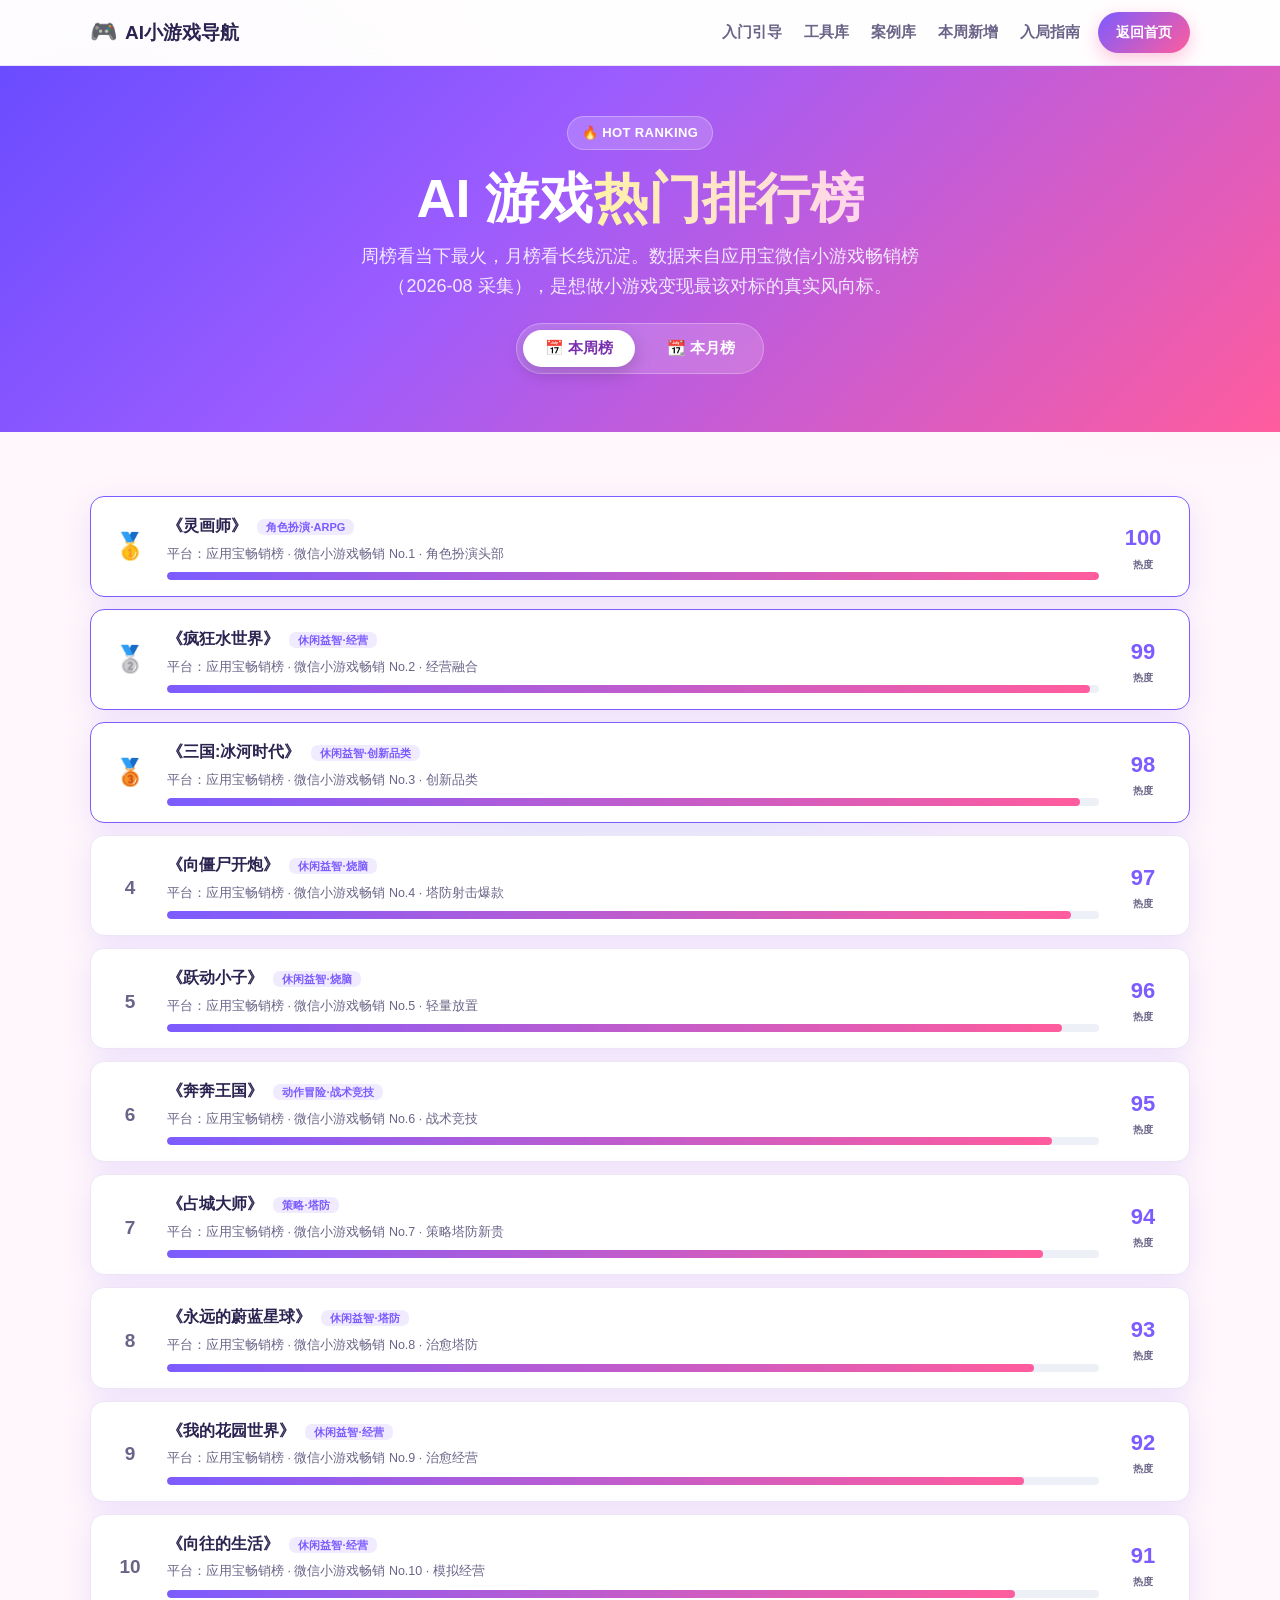
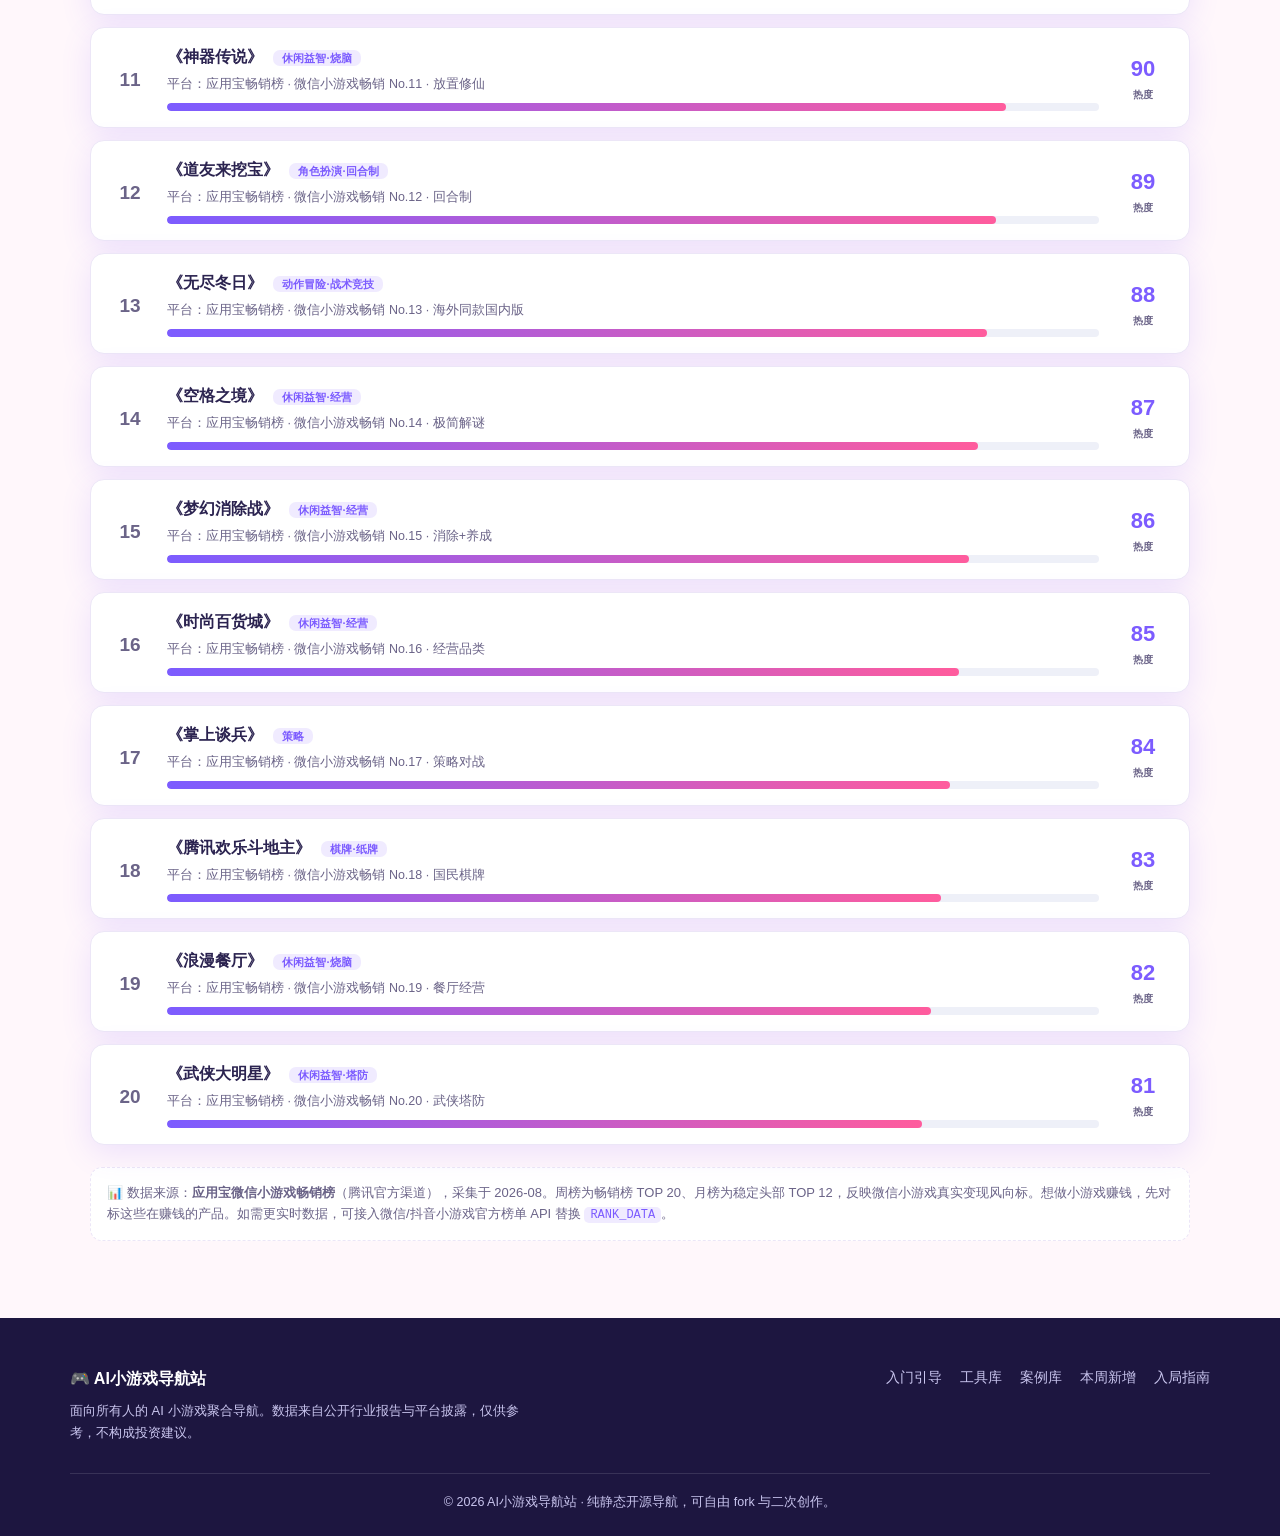
<file: ranking.html>
<!DOCTYPE html>
<html lang="zh-CN">
<head>
  <meta charset="UTF-8" />
  <meta name="viewport" content="width=device-width, initial-scale=1.0" />
  <title>AI游戏热门排行榜 · 周榜 / 月榜</title>
  <meta name="description" content="AI 小游戏热门排行榜：周榜与月榜，基于公开案例与品类热度整理，每周更新。" />
  <link rel="stylesheet" href="./styles.css" />
  <link rel="icon" href="data:image/svg+xml,%3Csvg xmlns='http://www.w3.org/2000/svg' viewBox='0 0 100 100'%3E%3Ctext y='.9em' font-size='90'%3E🎮%3C/text%3E%3C/svg%3E" />
  <meta name="theme-color" content="#7C5CFF" />
  <meta property="og:type" content="website" />
  <meta property="og:title" content="AI游戏热门排行榜 · 周榜 / 月榜" />
  <meta property="og:description" content="AI 小游戏热门排行榜：周榜与月榜，基于公开案例与品类热度整理。" />
  <meta property="og:locale" content="zh_CN" />
  <meta property="og:site_name" content="AI小游戏导航" />
  <meta property="og:url" content="https://xiao09080.github.io/ai-game-nav/ranking.html" />
  <link rel="canonical" href="https://xiao09080.github.io/ai-game-nav/ranking.html" />
</head>
<body>
  <!-- 顶部导航 -->
  <header class="nav" id="top">
    <div class="nav-inner">
      <a class="brand" href="index.html">
        <span class="brand-mark">🎮</span>
        <span>AI小游戏导航</span>
      </a>
      <nav class="nav-links">
        <a href="index.html#start">入门引导</a>
        <a href="index.html#tools">工具库</a>
        <a href="index.html#cases">案例库</a>
        <a href="index.html#weekly">本周新增</a>
        <a href="index.html#guide">入局指南</a>
      </nav>
      <button class="nav-toggle" aria-label="打开菜单" aria-expanded="false">☰</button>
      <a class="nav-cta" href="index.html#start">返回首页</a>
    </div>
  </header>

  <!-- 头部 -->
  <section class="hero rank-hero">
    <div class="hero-inner" style="grid-template-columns:1fr;">
      <div class="hero-text" style="max-width:760px;margin:0 auto;text-align:center;">
        <span class="badge-new">🔥 HOT RANKING</span>
        <h1>AI 游戏<span class="hl">热门排行榜</span></h1>
        <p class="hero-sub" style="margin:14px auto 0;">
          周榜看当下最火，月榜看长线沉淀。数据来自应用宝微信小游戏畅销榜（2026-08 采集），是想做小游戏变现最该对标的真实风向标。
        </p>
        <div class="rank-toggle">
          <button class="rtab active" data-tab="week">📅 本周榜</button>
          <button class="rtab" data-tab="month">📆 本月榜</button>
        </div>
      </div>
    </div>
  </section>

  <!-- 排行榜 -->
  <section class="section" id="rank">
    <div class="rank-list" id="rank-list"></div>
    <p class="rank-note">📊 数据来源：<b>应用宝微信小游戏畅销榜</b>（腾讯官方渠道），采集于 2026-08。周榜为畅销榜 TOP 20、月榜为稳定头部 TOP 12，反映微信小游戏真实变现风向标。想做小游戏赚钱，先对标这些在赚钱的产品。如需更实时数据，可接入微信/抖音小游戏官方榜单 API 替换 <code>RANK_DATA</code>。</p>
  </section>

  <!-- 页脚 -->
  <footer class="footer">
    <div class="footer-inner">
      <div>
        <b>🎮 AI小游戏导航站</b>
        <p>面向所有人的 AI 小游戏聚合导航。数据来自公开行业报告与平台披露，仅供参考，不构成投资建议。</p>
      </div>
      <div class="footer-links">
        <a href="index.html#start">入门引导</a>
        <a href="index.html#tools">工具库</a>
        <a href="index.html#cases">案例库</a>
        <a href="index.html#weekly">本周新增</a>
        <a href="index.html#guide">入局指南</a>
      </div>
    </div>
    <div class="footer-bar">© 2026 AI小游戏导航站 · 纯静态开源导航，可自由 fork 与二次创作。</div>
  </footer>

  <script>
  /* 排行榜数据（示例，可替换为真实榜单） */
  /* 数据来源：应用宝微信小游戏畅销榜（腾讯官方渠道），采集于 2026-08。
     周榜 = 畅销榜 TOP 20（当下变现风向标）；月榜 = 畅销榜稳定头部 TOP 12。
     这些就是在微信生态里真实赚钱的游戏，做小游戏变现最该参考的对标对象。 */
  const RANK_DATA = {
    week: [
      { name:"《灵画师》", type:"角色扮演·ARPG", platform:"应用宝畅销榜", note:"微信小游戏畅销 No.1 · 角色扮演头部", score:100 },
      { name:"《疯狂水世界》", type:"休闲益智·经营", platform:"应用宝畅销榜", note:"微信小游戏畅销 No.2 · 经营融合", score:99 },
      { name:"《三国:冰河时代》", type:"休闲益智·创新品类", platform:"应用宝畅销榜", note:"微信小游戏畅销 No.3 · 创新品类", score:98 },
      { name:"《向僵尸开炮》", type:"休闲益智·烧脑", platform:"应用宝畅销榜", note:"微信小游戏畅销 No.4 · 塔防射击爆款", score:97 },
      { name:"《跃动小子》", type:"休闲益智·烧脑", platform:"应用宝畅销榜", note:"微信小游戏畅销 No.5 · 轻量放置", score:96 },
      { name:"《奔奔王国》", type:"动作冒险·战术竞技", platform:"应用宝畅销榜", note:"微信小游戏畅销 No.6 · 战术竞技", score:95 },
      { name:"《占城大师》", type:"策略·塔防", platform:"应用宝畅销榜", note:"微信小游戏畅销 No.7 · 策略塔防新贵", score:94 },
      { name:"《永远的蔚蓝星球》", type:"休闲益智·塔防", platform:"应用宝畅销榜", note:"微信小游戏畅销 No.8 · 治愈塔防", score:93 },
      { name:"《我的花园世界》", type:"休闲益智·经营", platform:"应用宝畅销榜", note:"微信小游戏畅销 No.9 · 治愈经营", score:92 },
      { name:"《向往的生活》", type:"休闲益智·经营", platform:"应用宝畅销榜", note:"微信小游戏畅销 No.10 · 模拟经营", score:91 },
      { name:"《神器传说》", type:"休闲益智·烧脑", platform:"应用宝畅销榜", note:"微信小游戏畅销 No.11 · 放置修仙", score:90 },
      { name:"《道友来挖宝》", type:"角色扮演·回合制", platform:"应用宝畅销榜", note:"微信小游戏畅销 No.12 · 回合制", score:89 },
      { name:"《无尽冬日》", type:"动作冒险·战术竞技", platform:"应用宝畅销榜", note:"微信小游戏畅销 No.13 · 海外同款国内版", score:88 },
      { name:"《空格之境》", type:"休闲益智·经营", platform:"应用宝畅销榜", note:"微信小游戏畅销 No.14 · 极简解谜", score:87 },
      { name:"《梦幻消除战》", type:"休闲益智·经营", platform:"应用宝畅销榜", note:"微信小游戏畅销 No.15 · 消除+养成", score:86 },
      { name:"《时尚百货城》", type:"休闲益智·经营", platform:"应用宝畅销榜", note:"微信小游戏畅销 No.16 · 经营品类", score:85 },
      { name:"《掌上谈兵》", type:"策略", platform:"应用宝畅销榜", note:"微信小游戏畅销 No.17 · 策略对战", score:84 },
      { name:"《腾讯欢乐斗地主》", type:"棋牌·纸牌", platform:"应用宝畅销榜", note:"微信小游戏畅销 No.18 · 国民棋牌", score:83 },
      { name:"《浪漫餐厅》", type:"休闲益智·烧脑", platform:"应用宝畅销榜", note:"微信小游戏畅销 No.19 · 餐厅经营", score:82 },
      { name:"《武侠大明星》", type:"休闲益智·塔防", platform:"应用宝畅销榜", note:"微信小游戏畅销 No.20 · 武侠塔防", score:81 }
    ],
    month: [
      { name:"《灵画师》", type:"角色扮演·ARPG", platform:"应用宝畅销榜", note:"月度稳定头部 No.1 · 角色扮演", score:100 },
      { name:"《疯狂水世界》", type:"休闲益智·经营", platform:"应用宝畅销榜", note:"月度稳定头部 No.2 · 经营融合", score:99 },
      { name:"《三国:冰河时代》", type:"休闲益智·创新品类", platform:"应用宝畅销榜", note:"月度稳定头部 No.3 · 创新品类", score:98 },
      { name:"《向僵尸开炮》", type:"休闲益智·烧脑", platform:"应用宝畅销榜", note:"月度稳定头部 No.4 · 塔防射击", score:97 },
      { name:"《跃动小子》", type:"休闲益智·烧脑", platform:"应用宝畅销榜", note:"月度稳定头部 No.5 · 轻量放置", score:96 },
      { name:"《奔奔王国》", type:"动作冒险·战术竞技", platform:"应用宝畅销榜", note:"月度稳定头部 No.6 · 战术竞技", score:95 },
      { name:"《占城大师》", type:"策略·塔防", platform:"应用宝畅销榜", note:"月度稳定头部 No.7 · 策略塔防", score:94 },
      { name:"《永远的蔚蓝星球》", type:"休闲益智·塔防", platform:"应用宝畅销榜", note:"月度稳定头部 No.8 · 治愈塔防", score:93 },
      { name:"《我的花园世界》", type:"休闲益智·经营", platform:"应用宝畅销榜", note:"月度稳定头部 No.9 · 治愈经营", score:92 },
      { name:"《向往的生活》", type:"休闲益智·经营", platform:"应用宝畅销榜", note:"月度稳定头部 No.10 · 模拟经营", score:91 },
      { name:"《神器传说》", type:"休闲益智·烧脑", platform:"应用宝畅销榜", note:"月度稳定头部 No.11 · 放置修仙", score:90 },
      { name:"《道友来挖宝》", type:"角色扮演·回合制", platform:"应用宝畅销榜", note:"月度稳定头部 No.12 · 回合制", score:89 }
    ]
  };

  const listEl = document.getElementById("rank-list");
  function medal(n){ return n===1?"🥇":n===2?"🥈":n===3?"🥉":`<span class="rnum">${n}</span>`; }
  function renderRank(tab){
    const data = RANK_DATA[tab];
    listEl.innerHTML = data.map((r,i) => `
      <div class="rank-row${i<3?" top":""}">
        <div class="r-rank">${medal(i+1)}</div>
        <div class="r-main">
          <div class="r-name">${r.name} <span class="r-tag">${r.type}</span></div>
          <div class="r-sub">平台：${r.platform} · ${r.note}</div>
          <div class="r-bar"><i style="width:${r.score}%"></i></div>
        </div>
        <div class="r-score">${r.score}<small>热度</small></div>
      </div>`).join("");
  }
  document.querySelectorAll(".rtab").forEach(b => {
    b.addEventListener("click", () => {
      document.querySelectorAll(".rtab").forEach(x => x.classList.remove("active"));
      b.classList.add("active");
      renderRank(b.dataset.tab);
    });
  });
  renderRank("week");
  </script>
  <script src="./nav.js"></script>
  <!-- 免费隐私友好统计：去 https://www.goatcounter.com 注册，把 YOUR-CODE 换成你的站点代码即可生效（无需 cookie） -->
  <script data-goatcounter="https://aigamenav.goatcounter.com/count" async src="//gc.zgo.at/count.js"></script>
</body>
</html>
</file>
<file: styles.css>
:root {
  --bg: #fff7fb;
  --bg-alt: #f3efff;
  --ink: #2b2350;
  --ink-soft: #6b6488;
  --line: #ece6f7;
  --brand: #7c5cff;
  --brand2: #ff5c9d;
  --cyan: #22d3ee;
  --mint: #3ddc97;
  --yellow: #ffd23f;
  --ok: #1faa6a;
  --up: #ff4d6d;
  --shadow: 0 8px 30px rgba(124, 92, 255, .14);
  --radius: 18px;
  font-family: -apple-system, BlinkMacSystemFont, "Segoe UI", "PingFang SC", "Hiragino Sans GB", "Microsoft YaHei", sans-serif;
}

* { box-sizing: border-box; }
html { scroll-behavior: smooth; }
body {
  margin: 0; color: var(--ink); background: var(--bg); line-height: 1.65;
  background-image:
    radial-gradient(700px 360px at 8% 12%, rgba(124,92,255,.10), transparent 60%),
    radial-gradient(640px 340px at 95% 30%, rgba(255,92,157,.10), transparent 60%),
    radial-gradient(600px 320px at 50% 100%, rgba(34,211,238,.08), transparent 60%);
  background-attachment: fixed;
}
a { color: inherit; text-decoration: none; }
b { font-weight: 800; }

/* 漂浮装饰 */
.floaty { position: fixed; z-index: 1; pointer-events: none; opacity: .4; filter: drop-shadow(0 4px 10px rgba(124,92,255,.25)); }
.f-star { top: 16%; right: 4%; font-size: 30px; color: var(--yellow); animation: floaty 6s ease-in-out infinite; }
.f-coin { bottom: 24%; left: 3%; font-size: 28px; animation: floaty 7.5s ease-in-out infinite; }
.f-game { top: 62%; right: 5%; font-size: 32px; animation: floaty 8.5s ease-in-out infinite; }
@keyframes floaty { 0%,100% { transform: translateY(0) rotate(0); } 50% { transform: translateY(-18px) rotate(10deg); } }

/* 导航 */
.nav { position: sticky; top: 0; z-index: 50; background: rgba(255,255,255,.8); backdrop-filter: blur(12px); border-bottom: 1px solid var(--line); }
.nav-inner { max-width: 1140px; margin: 0 auto; padding: 12px 20px; display: flex; align-items: center; gap: 18px; }
.brand { display: flex; align-items: center; gap: 8px; font-weight: 900; font-size: 19px; }
.brand-mark { font-size: 22px; }
.nav-links { display: flex; gap: 22px; margin-left: auto; font-size: 15px; color: var(--ink-soft); font-weight: 600; }
.nav-links a:hover { color: var(--brand); }
.nav-cta { background: linear-gradient(135deg, var(--brand), var(--brand2)); color: #fff; padding: 9px 18px; border-radius: 999px; font-size: 14px; font-weight: 700; box-shadow: 0 6px 18px rgba(255,92,157,.35); }
.nav-cta:hover { transform: translateY(-2px); }

/* 汉堡按钮：默认隐藏，仅移动端显示 */
.nav-toggle { display: none; background: none; border: none; font-size: 26px; line-height: 1; cursor: pointer; color: var(--ink); padding: 4px 8px; margin-left: 12px; }

/* Hero */
.hero { background: linear-gradient(135deg, #6a4cff 0%, #9b5cff 38%, #ff5c9d 100%); color: #fff; padding: 60px 20px 70px; overflow: hidden; }
.hero-inner { max-width: 1140px; margin: 0 auto; display: grid; grid-template-columns: 1.1fr .9fr; gap: 30px; align-items: center; }
.hero-text { max-width: 620px; }
.badge-new { display: inline-block; background: rgba(255,255,255,.18); border: 1px solid rgba(255,255,255,.3); padding: 5px 14px; border-radius: 999px; font-size: 13px; font-weight: 600; letter-spacing: .4px; }
.hero h1 { font-size: clamp(32px, 5.5vw, 54px); margin: 18px 0 14px; line-height: 1.12; font-weight: 900; }
.hero h1 .hl { background: linear-gradient(90deg, #fff2a8, #ffd6ec); -webkit-background-clip: text; background-clip: text; color: transparent; }
.hero-sub { font-size: clamp(15px, 2.1vw, 18px); color: #f3e9ff; max-width: 560px; margin: 0; }
.hero-sub strong { color: #fff; }
.hero-stats { display: grid; grid-template-columns: repeat(4, 1fr); gap: 12px; margin: 30px 0 26px; }
.hstat { background: rgba(255,255,255,.12); border: 1px solid rgba(255,255,255,.22); border-radius: 14px; padding: 14px 8px; backdrop-filter: blur(4px); }
.hstat b { display: block; font-size: 24px; font-weight: 900; }
.hstat span { font-size: 11.5px; color: #e8dcff; }
.hstat .up { color: #9dffc4; font-style: normal; font-weight: 800; }
.hero-actions { display: flex; gap: 14px; flex-wrap: wrap; }
.btn-primary { background: #fff; color: #7a2fb0; padding: 13px 28px; border-radius: 999px; font-weight: 800; box-shadow: 0 8px 22px rgba(0,0,0,.18); }
.btn-primary:hover { transform: translateY(-2px); }
.btn-ghost { border: 1.5px solid rgba(255,255,255,.6); color: #fff; padding: 13px 28px; border-radius: 999px; font-weight: 700; }
.btn-ghost:hover { background: rgba(255,255,255,.15); }
.hero-art { filter: drop-shadow(0 18px 40px rgba(0,0,0,.25)); }

/* 分类条 */
.cat-strip { max-width: 1140px; margin: -34px auto 0; padding: 0 20px; display: grid; grid-template-columns: repeat(4, 1fr); gap: 16px; position: relative; z-index: 5; }
.cat-card { background: #fff; border: 1px solid var(--line); border-radius: var(--radius); padding: 20px; box-shadow: var(--shadow); transition: .2s; display: block; }
.cat-card:hover { transform: translateY(-5px); border-color: var(--brand); box-shadow: 0 14px 34px rgba(124,92,255,.2); }
.cat-ico { font-size: 28px; }
.cat-card b { display: block; margin: 8px 0 4px; font-size: 16px; }
.cat-card small { color: var(--ink-soft); font-size: 12.5px; }

/* Section */
.section { max-width: 1140px; margin: 0 auto; padding: 64px 20px; }
.section.alt { background: var(--bg-alt); max-width: none; }
.section.alt > * { max-width: 1140px; margin-left: auto; margin-right: auto; }
.sec-head { margin-bottom: 26px; }
.sec-head h2 { font-size: 30px; margin: 0 0 8px; font-weight: 900; background: linear-gradient(90deg, var(--brand), var(--brand2)); -webkit-background-clip: text; background-clip: text; color: transparent; display: inline-block; }
.sec-head p { color: var(--ink-soft); margin: 0; max-width: 760px; font-size: 15px; }

/* 筛选 */
.filter-bar { display: flex; flex-wrap: wrap; gap: 12px; align-items: center; margin-bottom: 24px; }
.filter-bar input { flex: 1; min-width: 240px; padding: 12px 16px; border: 1.5px solid var(--line); border-radius: 999px; font-size: 14px; outline: none; background: #fff; }
.filter-bar input:focus { border-color: var(--brand); box-shadow: 0 0 0 4px rgba(124,92,255,.12); }
.chips { display: flex; flex-wrap: wrap; gap: 8px; }
.chip { border: 1.5px solid var(--line); background: #fff; color: var(--ink-soft); padding: 8px 15px; border-radius: 999px; font-size: 13px; font-weight: 600; cursor: pointer; transition: .15s; }
.chip:hover { border-color: var(--brand); color: var(--brand); }
.chip.active { background: linear-gradient(135deg, var(--brand), var(--brand2)); border-color: transparent; color: #fff; }

/* 网格与卡片 */
.grid { display: grid; grid-template-columns: repeat(auto-fill, minmax(280px, 1fr)); gap: 18px; }
.card { background: #fff; border: 1px solid var(--line); border-radius: var(--radius); padding: 20px; box-shadow: var(--shadow); transition: .2s; display: flex; flex-direction: column; gap: 10px; position: relative; overflow: hidden; }
.card::before { content: ""; position: absolute; inset: 0 0 auto 0; height: 4px; background: linear-gradient(90deg, var(--brand), var(--brand2), var(--cyan)); opacity: 0; transition: .2s; }
.card:hover { transform: translateY(-5px); box-shadow: 0 16px 38px rgba(124,92,255,.22); }
.card:hover::before { opacity: 1; }
.card h3 { margin: 0; font-size: 18px; display: flex; align-items: center; gap: 8px; flex-wrap: wrap; }
.card .tagline { color: var(--ink-soft); font-size: 13.5px; margin: 0; }
.card .tags { display: flex; flex-wrap: wrap; gap: 6px; margin-top: auto; }
.tag { font-size: 11.5px; background: #f0ebff; color: var(--brand); padding: 3px 10px; border-radius: 8px; font-weight: 600; }
.free-badge { font-size: 11px; font-weight: 800; padding: 3px 10px; border-radius: 8px; background: #e6f9f0; color: var(--ok); }
.paid-badge { font-size: 11px; font-weight: 800; padding: 3px 10px; border-radius: 8px; background: #fff1e6; color: #d9822b; }
.card .note { font-size: 13px; color: var(--ink-soft); border-top: 1px dashed var(--line); padding-top: 10px; }
.card .meta { display: flex; gap: 10px; flex-wrap: wrap; font-size: 12.5px; color: var(--ink-soft); }
.card .meta b { color: var(--ink); }
.card .meta a { color: var(--brand); font-weight: 700; }

.empty-tip { text-align: center; color: var(--ink-soft); padding: 30px; }

/* 数据情报 */
.data-grid { display: grid; grid-template-columns: repeat(auto-fill, minmax(220px, 1fr)); gap: 16px; margin-bottom: 30px; }
.dstat { background: #fff; border: 1px solid var(--line); border-radius: 16px; padding: 20px; position: relative; overflow: hidden; }
.dstat::after { content: "📈"; position: absolute; right: 10px; top: 8px; font-size: 22px; opacity: .12; }
.dstat b { display: block; font-size: 30px; font-weight: 900; background: linear-gradient(135deg, var(--brand), var(--brand2)); -webkit-background-clip: text; background-clip: text; color: transparent; }
.dstat span { color: var(--ink-soft); font-size: 13.5px; }
.dstat .up { color: var(--up); font-weight: 800; font-style: normal; }

.trend-card { background: #fff; border: 1px solid var(--line); border-radius: var(--radius); padding: 26px; box-shadow: var(--shadow); }
.trend-card h3 { margin: 0 0 18px; }
.trend-row { display: grid; grid-template-columns: 90px 1fr 70px; align-items: center; gap: 12px; margin-bottom: 12px; font-size: 13.5px; }
.bar { height: 14px; background: #eef0f8; border-radius: 999px; overflow: hidden; }
.bar i { display: block; height: 100%; background: linear-gradient(90deg, #7c5cff, #b9a6ff); border-radius: 999px; }
.trend-note { color: var(--ink-soft); font-size: 14px; margin: 14px 0 0; }
.trend-note b { color: var(--up); }

/* 入局指南 */
.guide-grid { display: grid; grid-template-columns: repeat(auto-fill, minmax(250px, 1fr)); gap: 16px; margin-bottom: 28px; }
.gcard { background: #fff; border: 1px solid var(--line); border-radius: var(--radius); padding: 22px; box-shadow: var(--shadow); transition: .2s; }
.gcard:hover { transform: translateY(-5px); box-shadow: 0 16px 36px rgba(124,92,255,.2); }
.gcard .ava { font-size: 34px; width: 60px; height: 60px; display: flex; align-items: center; justify-content: center; border-radius: 16px; margin-bottom: 12px; background: linear-gradient(135deg, #f0ebff, #ffe9f4); }
.gcard h3 { margin: 0 0 6px; font-size: 17px; }
.gcard .who { display: inline-block; background: linear-gradient(135deg, var(--brand), var(--brand2)); color: #fff; font-size: 12px; font-weight: 700; padding: 3px 11px; border-radius: 8px; margin-bottom: 10px; }
.gcard p { margin: 0 0 12px; color: var(--ink-soft); font-size: 14px; }
.gcard ul { margin: 0; padding-left: 18px; font-size: 13.5px; color: var(--ink-soft); }
.gcard ul li { margin-bottom: 7px; }
.gcard ul li b { color: var(--brand); }

.guide-callout { background: linear-gradient(135deg, #6a4cff, #ff5c9d); color: #fff; border-radius: var(--radius); padding: 28px; box-shadow: var(--shadow); }
.guide-callout h3 { margin: 0 0 12px; font-size: 20px; }
.guide-callout ol { margin: 12px 0; padding-left: 22px; }
.guide-callout li { margin-bottom: 10px; font-size: 14.5px; }
.guide-callout li b { color: #fff2a8; }
.guide-callout .warn { background: rgba(255,255,255,.14); border-left: 3px solid #ffe14d; padding: 12px 16px; border-radius: 8px; margin-top: 16px; color: #fff; }

/* 页脚 */
.footer { background: #1d1640; color: #c9c5ee; padding: 48px 20px 24px; }
.footer-inner { max-width: 1140px; margin: 0 auto; display: flex; justify-content: space-between; gap: 30px; flex-wrap: wrap; }
.footer b { color: #fff; font-size: 16px; }
.footer p { font-size: 13px; max-width: 460px; margin: 8px 0 0; }
.footer-links { display: flex; gap: 18px; flex-wrap: wrap; font-size: 14px; }
.footer-links a:hover { color: #fff; }
.footer-bar { max-width: 1140px; margin: 30px auto 0; padding-top: 18px; border-top: 1px solid rgba(255,255,255,.12); font-size: 12.5px; text-align: center; }

/* 响应式 */
@media (max-width: 900px) {
  .hero-inner { grid-template-columns: 1fr; }
  .hero-art { max-width: 340px; margin: 0 auto; }
  .cat-strip { grid-template-columns: repeat(2, 1fr); }
  .nav-toggle { display: block; }
  .nav-links {
    display: none;
    position: absolute; top: 100%; left: 0; right: 0;
    flex-direction: column; gap: 0;
    background: #fff; border-bottom: 1px solid var(--line);
    box-shadow: var(--shadow); padding: 6px 0;
  }
  .nav-links.open { display: flex; }
  .nav-links a { padding: 13px 20px; color: var(--ink); }
  .nav-links a:hover { background: var(--bg-alt); color: var(--brand); }
}
@media (max-width: 860px) {
  .hero-stats { grid-template-columns: repeat(2, 1fr); }
}
@media (max-width: 520px) {
  .cat-strip { grid-template-columns: 1fr; }
  .trend-row { grid-template-columns: 70px 1fr 56px; }
  .floaty { display: none; }
}

/* ===== 分类条自适应（支持 6 个入口） ===== */
.cat-strip { grid-template-columns: repeat(auto-fit, minmax(165px, 1fr)); }

/* ===== 入门引导 ===== */
.block-title { font-size: 20px; font-weight: 900; margin: 38px 0 16px; color: var(--ink); }
.block-title small { font-size: 13px; color: var(--ink-soft); font-weight: 600; }

.routes { display: grid; grid-template-columns: repeat(auto-fit, minmax(220px, 1fr)); gap: 16px; }
.route { background: #fff; border: 1px solid var(--line); border-radius: var(--radius); padding: 20px; box-shadow: var(--shadow); position: relative; }
.route-hl { border-color: var(--brand); box-shadow: 0 14px 34px rgba(124,92,255,.22); }
.route-badge { display: inline-flex; width: 30px; height: 30px; border-radius: 9px; background: linear-gradient(135deg, var(--brand), var(--brand2)); color: #fff; font-weight: 900; align-items: center; justify-content: center; font-size: 15px; }
.route-hl .route-badge { box-shadow: 0 0 0 4px rgba(255,92,157,.2); }
.route h4 { margin: 12px 0 12px; font-size: 16px; }
.route-row { display: flex; justify-content: space-between; gap: 10px; font-size: 13px; padding: 6px 0; border-bottom: 1px dashed var(--line); }
.route-row:last-child { border-bottom: none; }
.route-row span { color: var(--ink-soft); }
.route-row b { text-align: right; }

.phases { display: grid; grid-template-columns: repeat(auto-fit, minmax(230px, 1fr)); gap: 16px; }
.phase { background: linear-gradient(160deg, #fff, #faf7ff); border: 1px solid var(--line); border-radius: var(--radius); padding: 20px; box-shadow: var(--shadow); }
.phase-week { display: inline-block; background: linear-gradient(135deg, var(--cyan), #57e0c4); color: #063; font-size: 12px; font-weight: 800; padding: 3px 11px; border-radius: 8px; margin-bottom: 10px; }
.phase h4 { margin: 0 0 10px; font-size: 16px; }
.phase ul { margin: 0; padding-left: 18px; font-size: 13px; color: var(--ink-soft); }
.phase ul li { margin-bottom: 7px; }

.starter { background: #fff; border: 1px solid var(--line); border-left: 4px solid var(--mint); border-radius: var(--radius); padding: 22px 24px; margin-top: 30px; box-shadow: var(--shadow); }
.starter h4 { margin: 0 0 12px; font-size: 17px; }
.check { margin: 0; padding-left: 0; list-style: none; display: grid; grid-template-columns: repeat(auto-fit, minmax(280px, 1fr)); gap: 8px 24px; }
.check li { font-size: 14px; color: var(--ink); padding-left: 28px; position: relative; }
.check li::before { content: "☐"; position: absolute; left: 0; top: 0; color: var(--mint); font-size: 18px; }

.pitfalls { display: grid; grid-template-columns: 1.3fr 1fr; gap: 18px; margin-top: 22px; }
.pit-col { background: #fff; border: 1px solid var(--line); border-radius: var(--radius); padding: 22px; box-shadow: var(--shadow); }
.pit-col h4 { margin: 0 0 14px; font-size: 16px; }
.pit-grid { display: flex; flex-wrap: wrap; gap: 8px; }
.pit { font-size: 12.5px; background: #fff1f3; color: #d6336c; border: 1px solid #ffd6de; padding: 5px 12px; border-radius: 9px; font-weight: 600; }
.cold { margin: 16px 0 0; font-size: 13px; color: var(--ink-soft); background: #eef4ff; border-left: 3px solid var(--cyan); padding: 10px 14px; border-radius: 8px; }
.comp { list-style: none; margin: 0; padding: 0; }
.comp li { font-size: 13.5px; padding: 8px 0; border-bottom: 1px dashed var(--line); }
.comp li:last-child { border-bottom: none; }
.comp .ok { color: var(--ok); }
.comp .no { color: #d6336c; }

/* ===== 本周新增 ===== */
.weekly-card { padding-top: 26px; }
.new-badge { position: absolute; top: 14px; right: 14px; background: linear-gradient(135deg, #ff5c9d, #ff8a3d); color: #fff; font-size: 11px; font-weight: 800; padding: 4px 11px; border-radius: 999px; box-shadow: 0 4px 12px rgba(255,92,157,.4); }
.weekly-card .why { font-size: 13px; color: var(--ink); background: #f6f1ff; border-radius: 10px; padding: 10px 12px; margin: 0; }
.weekly-card .why b { color: var(--brand); }

/* ===== 排行榜页面 ===== */
.rank-hero { padding: 50px 20px 58px; }
.rank-toggle { display: inline-flex; gap: 10px; margin-top: 22px; background: rgba(255,255,255,.16); border: 1px solid rgba(255,255,255,.28); padding: 6px; border-radius: 999px; }
.rtab { border: none; background: transparent; color: #fff; font-size: 15px; font-weight: 700; padding: 9px 22px; border-radius: 999px; cursor: pointer; transition: .18s; }
.rtab.active { background: #fff; color: #7a2fb0; box-shadow: 0 6px 18px rgba(0,0,0,.18); }

.rank-list { display: flex; flex-direction: column; gap: 12px; }
.rank-row { display: flex; align-items: center; gap: 16px; background: #fff; border: 1px solid var(--line); border-radius: 14px; padding: 16px 18px; box-shadow: var(--shadow); transition: .18s; }
.rank-row:hover { transform: translateY(-3px); box-shadow: 0 14px 32px rgba(124,92,255,.18); }
.rank-row.top { border-color: var(--brand); }
.r-rank { width: 42px; text-align: center; font-size: 26px; flex-shrink: 0; }
.rnum { font-size: 19px; font-weight: 900; color: var(--ink-soft); }
.r-main { flex: 1; min-width: 0; }
.r-name { font-size: 16px; font-weight: 800; }
.r-tag { font-size: 11px; font-weight: 700; color: var(--brand); background: #f0ebff; padding: 2px 9px; border-radius: 7px; margin-left: 6px; }
.r-sub { font-size: 12.5px; color: var(--ink-soft); margin: 4px 0 8px; }
.r-bar { height: 8px; background: #eef0f8; border-radius: 999px; overflow: hidden; }
.r-bar i { display: block; height: 100%; background: linear-gradient(90deg, var(--brand), var(--brand2)); border-radius: 999px; }
.r-score { font-size: 22px; font-weight: 900; color: var(--brand); text-align: center; flex-shrink: 0; min-width: 56px; }
.r-score small { display: block; font-size: 10px; color: var(--ink-soft); font-weight: 600; }
.rank-note { font-size: 13px; color: var(--ink-soft); background: #fff; border: 1px dashed var(--line); border-radius: 12px; padding: 14px 16px; margin-top: 22px; }
.rank-note code { background: #f0ebff; color: var(--brand); padding: 1px 6px; border-radius: 5px; font-size: 12px; }

@media (max-width: 760px) {
  .pitfalls { grid-template-columns: 1fr; }
  .r-sub { font-size: 11.5px; }
}

/* ===== 实操手册页 manual.html ===== */
.toc-wrap { max-width: 1140px; margin: -10px auto 0; padding: 18px 20px 0; position: relative; z-index: 5; }
.section { scroll-margin-top: 76px; }

.formula { background: linear-gradient(135deg, #6a4cff, #ff5c9d); color: #fff; border-radius: var(--radius); padding: 26px 28px; margin: 0 0 6px; font-size: clamp(16px, 2.6vw, 24px); font-weight: 800; text-align: center; line-height: 1.5; box-shadow: var(--shadow); }
.formula .up { color: #fff2a8; }

.tbl { width: 100%; border-collapse: collapse; background: #fff; border-radius: 14px; overflow: hidden; box-shadow: var(--shadow); margin: 14px 0 6px; font-size: 13.5px; }
.tbl th { background: linear-gradient(135deg, var(--brand), var(--brand2)); color: #fff; padding: 12px 14px; text-align: left; font-weight: 700; }
.tbl td { padding: 11px 14px; border-top: 1px solid var(--line); color: var(--ink-soft); vertical-align: top; }
.tbl tbody tr:nth-child(even) { background: #faf8ff; }
.tbl td:first-child { color: var(--ink); font-weight: 700; }

.step-list { margin: 14px 0; padding-left: 0; list-style: none; counter-reset: step; }
.step-list li { position: relative; padding: 12px 14px 12px 50px; background: #fff; border: 1px solid var(--line); border-radius: 12px; margin-bottom: 10px; font-size: 14px; color: var(--ink); box-shadow: var(--shadow); }
.step-list li::before { counter-increment: step; content: counter(step); position: absolute; left: 12px; top: 12px; width: 26px; height: 26px; border-radius: 8px; background: linear-gradient(135deg, var(--brand), var(--brand2)); color: #fff; font-weight: 800; font-size: 13px; display: flex; align-items: center; justify-content: center; }
.step-list li b { color: var(--brand); }

.decision { display: flex; flex-direction: column; gap: 10px; margin: 14px 0; }
.d-node { background: #fff; border: 1px solid var(--line); border-left: 4px solid var(--brand); border-radius: 12px; padding: 14px 18px; font-size: 14.5px; box-shadow: var(--shadow); }
.d-node b { color: var(--brand2); }

/* ===== 商单对接 ===== */
#services { background: linear-gradient(160deg, #fff, #faf7ff); }
.svc-grid { display: grid; grid-template-columns: repeat(auto-fit, minmax(250px, 1fr)); gap: 16px; }
.svc-card { background: #fff; border: 1px solid var(--line); border-radius: var(--radius); padding: 22px; box-shadow: var(--shadow); position: relative; overflow: hidden; transition: .18s; }
.svc-card::before { content: ""; position: absolute; top: 0; left: 0; right: 0; height: 4px; background: linear-gradient(90deg, var(--brand), var(--brand2)); }
.svc-card:hover { transform: translateY(-4px); box-shadow: 0 16px 36px rgba(124,92,255,.18); }
.svc-ico { width: 48px; height: 48px; border-radius: 14px; background: linear-gradient(135deg, var(--brand), var(--brand2)); display: flex; align-items: center; justify-content: center; font-size: 24px; margin-bottom: 12px; }
.svc-card h3 { margin: 0 0 8px; font-size: 16px; }
.svc-card p { margin: 0; font-size: 13.5px; color: var(--ink-soft); line-height: 1.6; }

.coop { display: grid; grid-template-columns: repeat(auto-fit, minmax(200px, 1fr)); gap: 14px; margin-top: 22px; }
.coop-item { background: #fff; border: 1px solid var(--line); border-radius: var(--radius); padding: 18px 20px; box-shadow: var(--shadow); }
.coop-item b { color: var(--brand); font-size: 15px; }
.coop-item p { margin: 6px 0 0; font-size: 13px; color: var(--ink-soft); }

.trust { display: grid; grid-template-columns: 1.2fr 1fr; gap: 18px; margin-top: 22px; align-items: stretch; }
.trust-card { background: #fff; border: 1px solid var(--line); border-radius: var(--radius); padding: 24px; box-shadow: var(--shadow); }
.trust-card h4 { margin: 0 0 12px; font-size: 16px; }
.flow { display: flex; flex-wrap: wrap; gap: 8px; }
.flow span { font-size: 12.5px; background: #f0ebff; color: var(--brand); border: 1px solid #e3dbff; padding: 6px 12px; border-radius: 9px; font-weight: 600; }

.contact { margin-top: 22px; background: linear-gradient(135deg, #6a4cff, #ff5c9d); color: #fff; border-radius: var(--radius); padding: 26px 28px; display: flex; flex-wrap: wrap; gap: 22px; align-items: center; justify-content: space-between; box-shadow: var(--shadow); }
.contact .c-text h3 { margin: 0 0 8px; font-size: 18px; }
.contact .c-text p { margin: 0; font-size: 13.5px; opacity: .92; }
.contact .c-actions { display: flex; gap: 12px; flex-wrap: wrap; align-items: center; }
.btn-wechat { background: #fff; color: #7a2fb0; font-weight: 800; padding: 12px 22px; border-radius: 999px; border: none; cursor: pointer; font-size: 14px; transition: .18s; }
.btn-wechat:hover { transform: translateY(-2px); box-shadow: 0 8px 20px rgba(0,0,0,.2); }
.wx-hint { font-size: 12.5px; opacity: .9; }
.wx-hint b { font-weight: 800; }

@media (max-width: 760px) {
  .trust { grid-template-columns: 1fr; }
  .contact { flex-direction: column; align-items: flex-start; }
}

/* ===== AI 技能商店 ===== */
.skill-top { display: flex; justify-content: space-between; align-items: flex-start; gap: 10px; }
.skill-card h3 { display: inline; }
.score-badge { flex-shrink: 0; background: linear-gradient(135deg, #7c5cff, #ff5c9d); color: #fff; font-weight: 900; font-size: 17px; line-height: 1; padding: 8px 11px; border-radius: 11px; text-align: center; box-shadow: 0 6px 16px rgba(124,92,255,.3); }
.score-badge small { display: block; font-size: 10px; font-weight: 700; opacity: .9; margin-top: 2px; }
.src-note { font-size: 12px; color: var(--ink-soft); background: #f6f1ff; border: 1px dashed var(--line); border-radius: 10px; padding: 10px 14px; margin: 16px 0 0; }

/* ===== AI 游戏导航站聚合 ===== */
.cat-badge { flex-shrink: 0; font-size: 11px; font-weight: 800; color: #fff; background: linear-gradient(135deg, #11a8a8, #1ec8b0); padding: 5px 12px; border-radius: 999px; }
.navsite-card .meta a { color: var(--brand2); }
</file>
